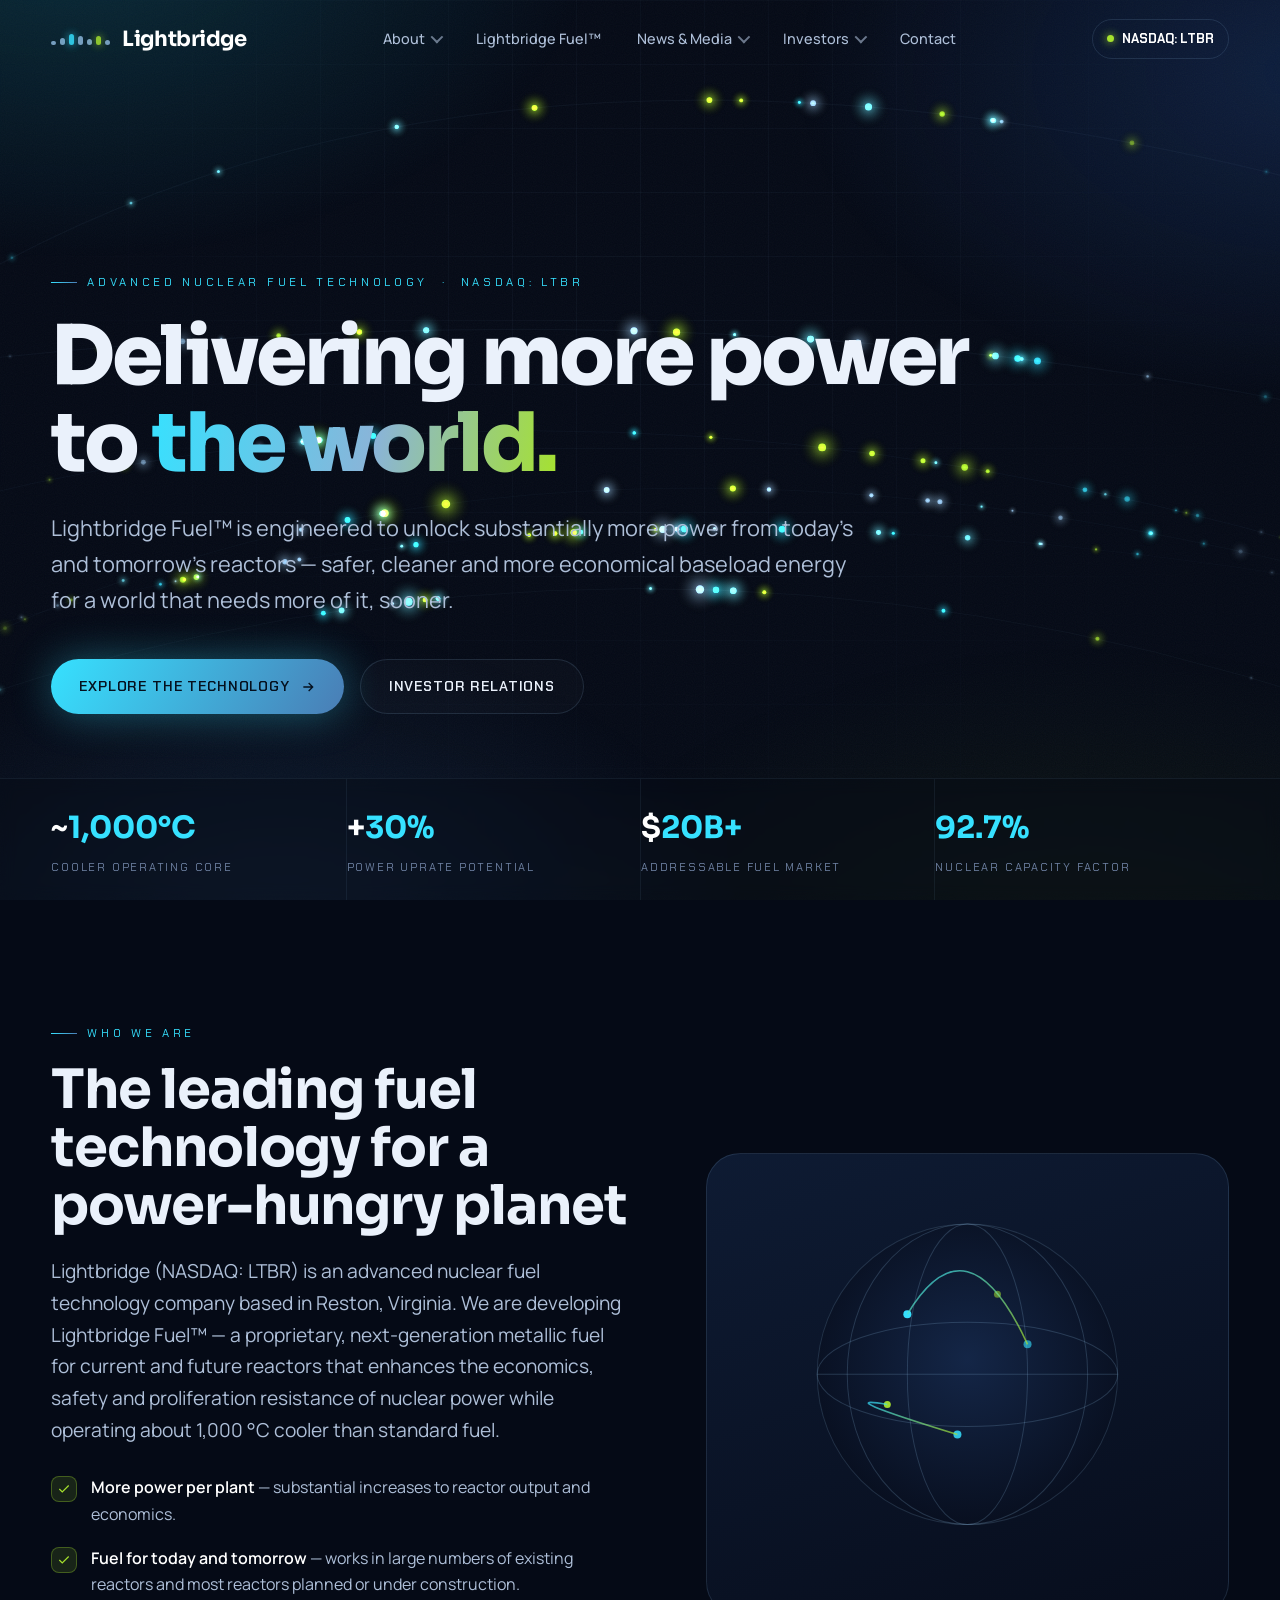
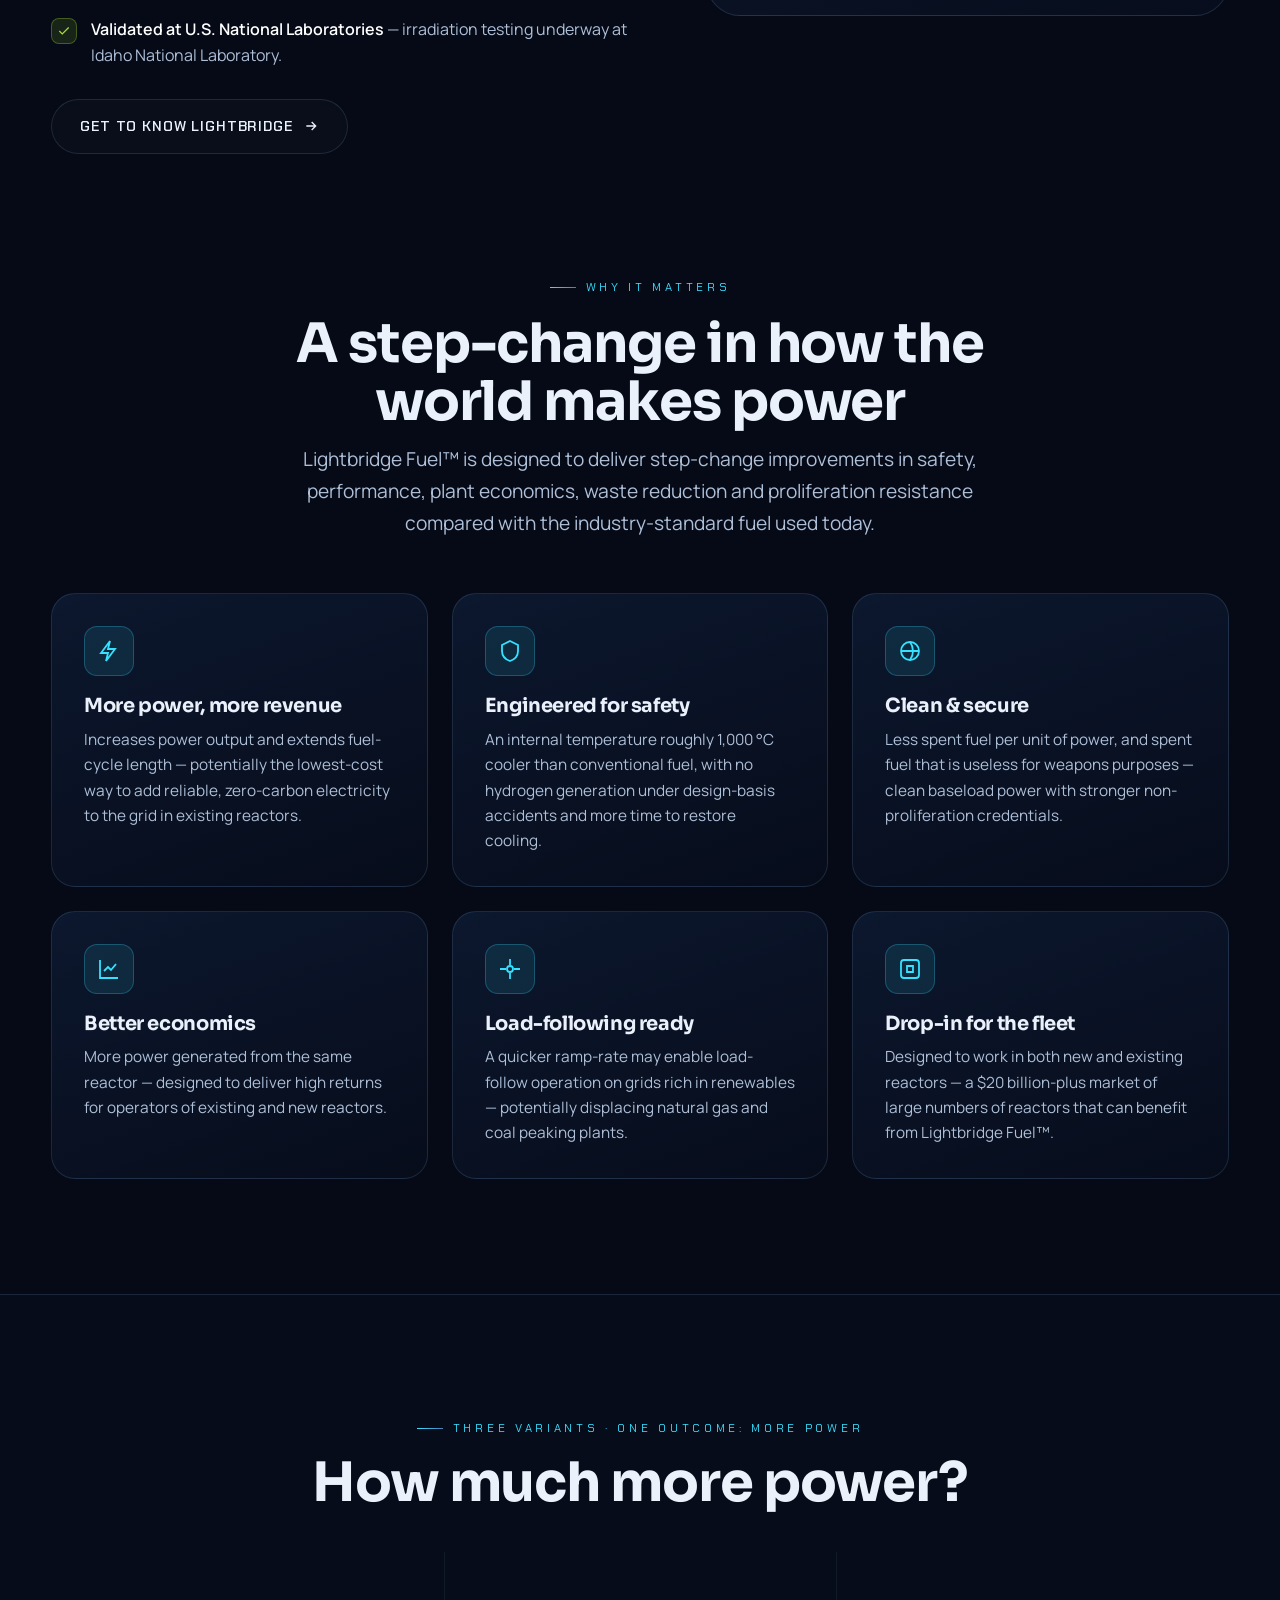
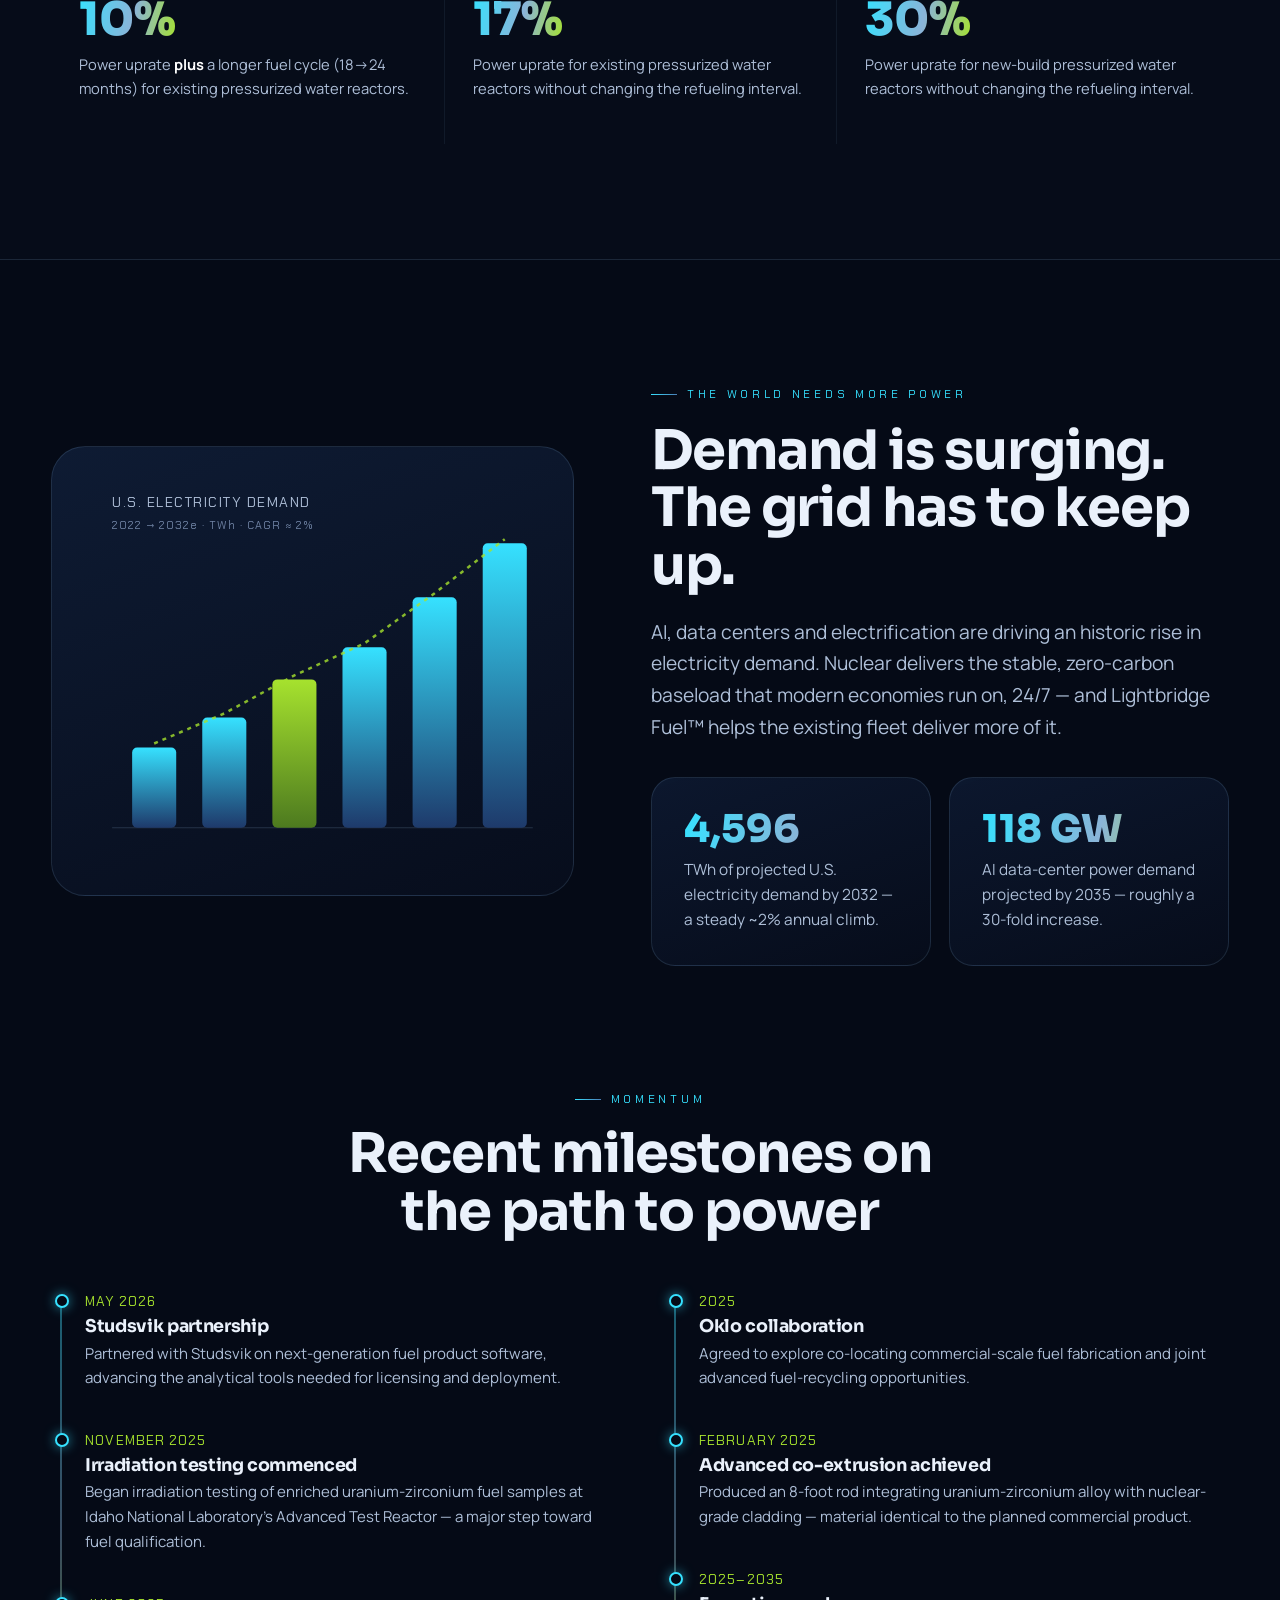
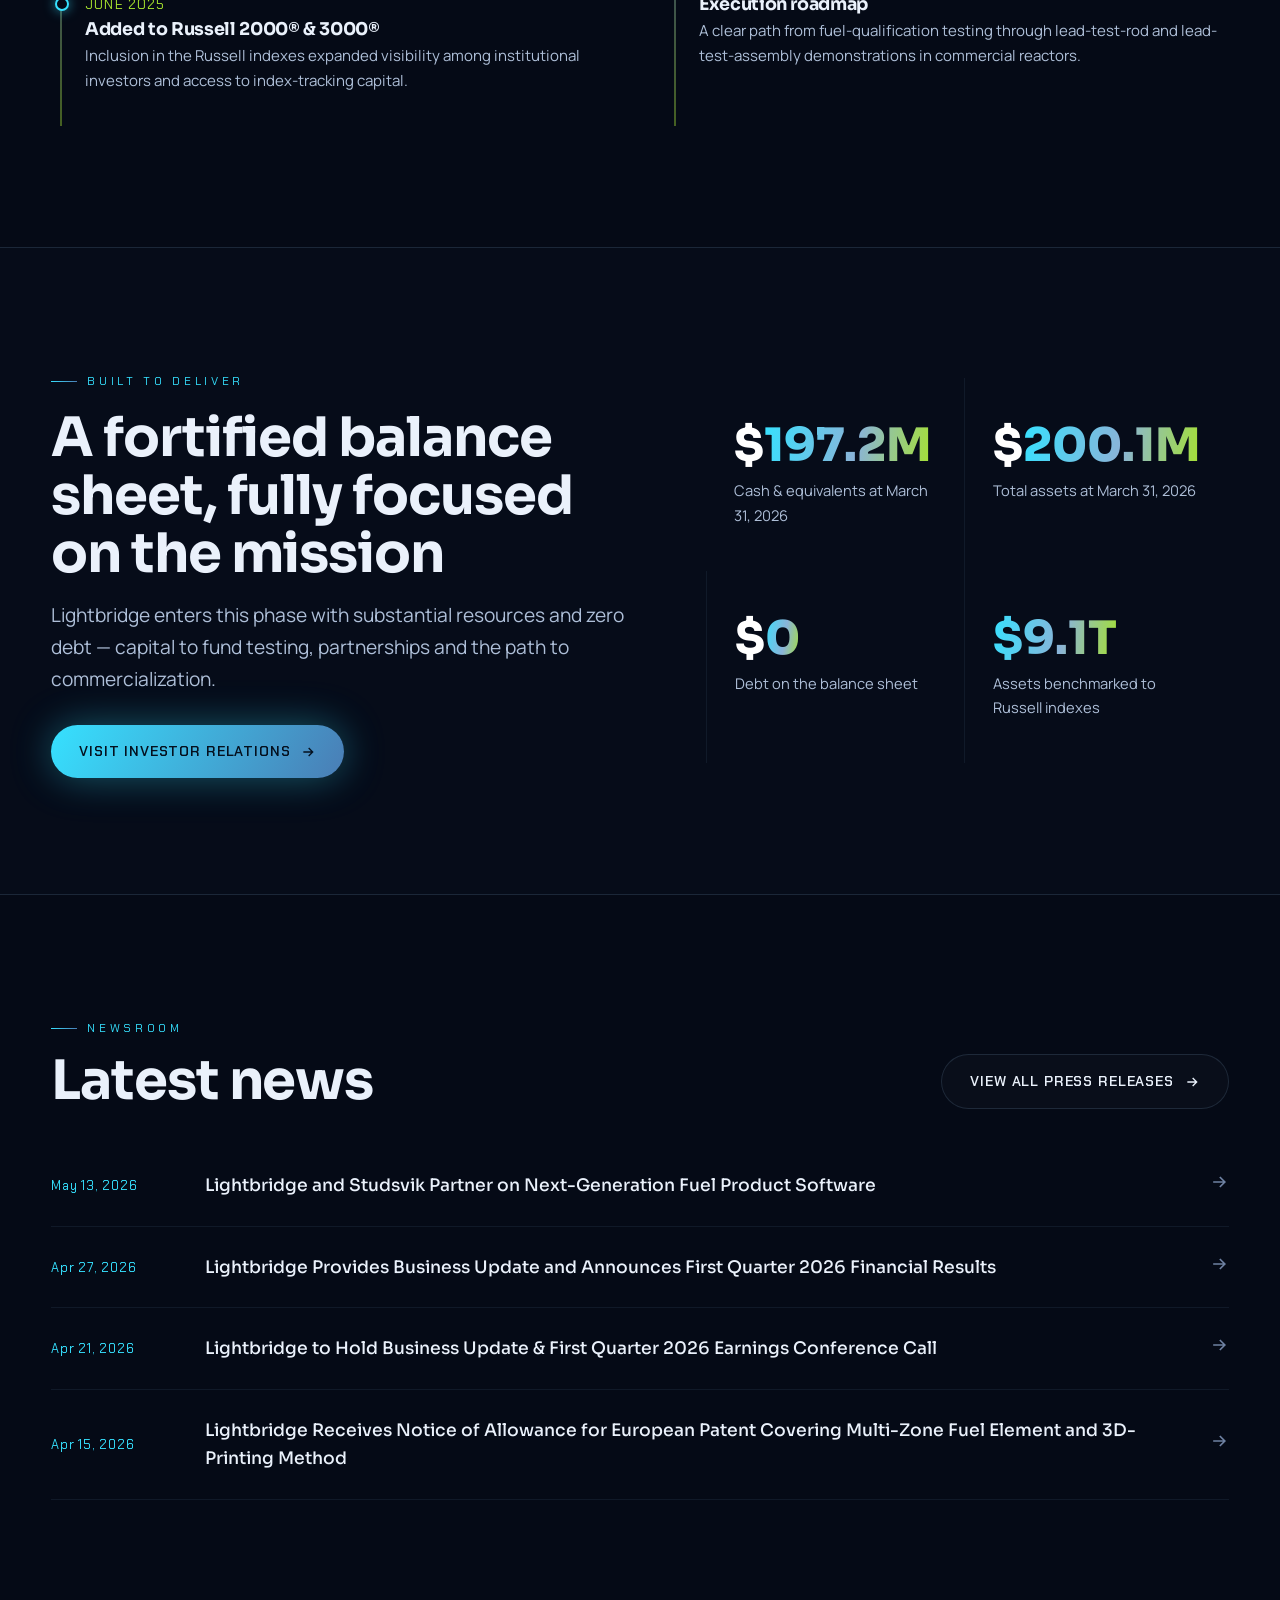
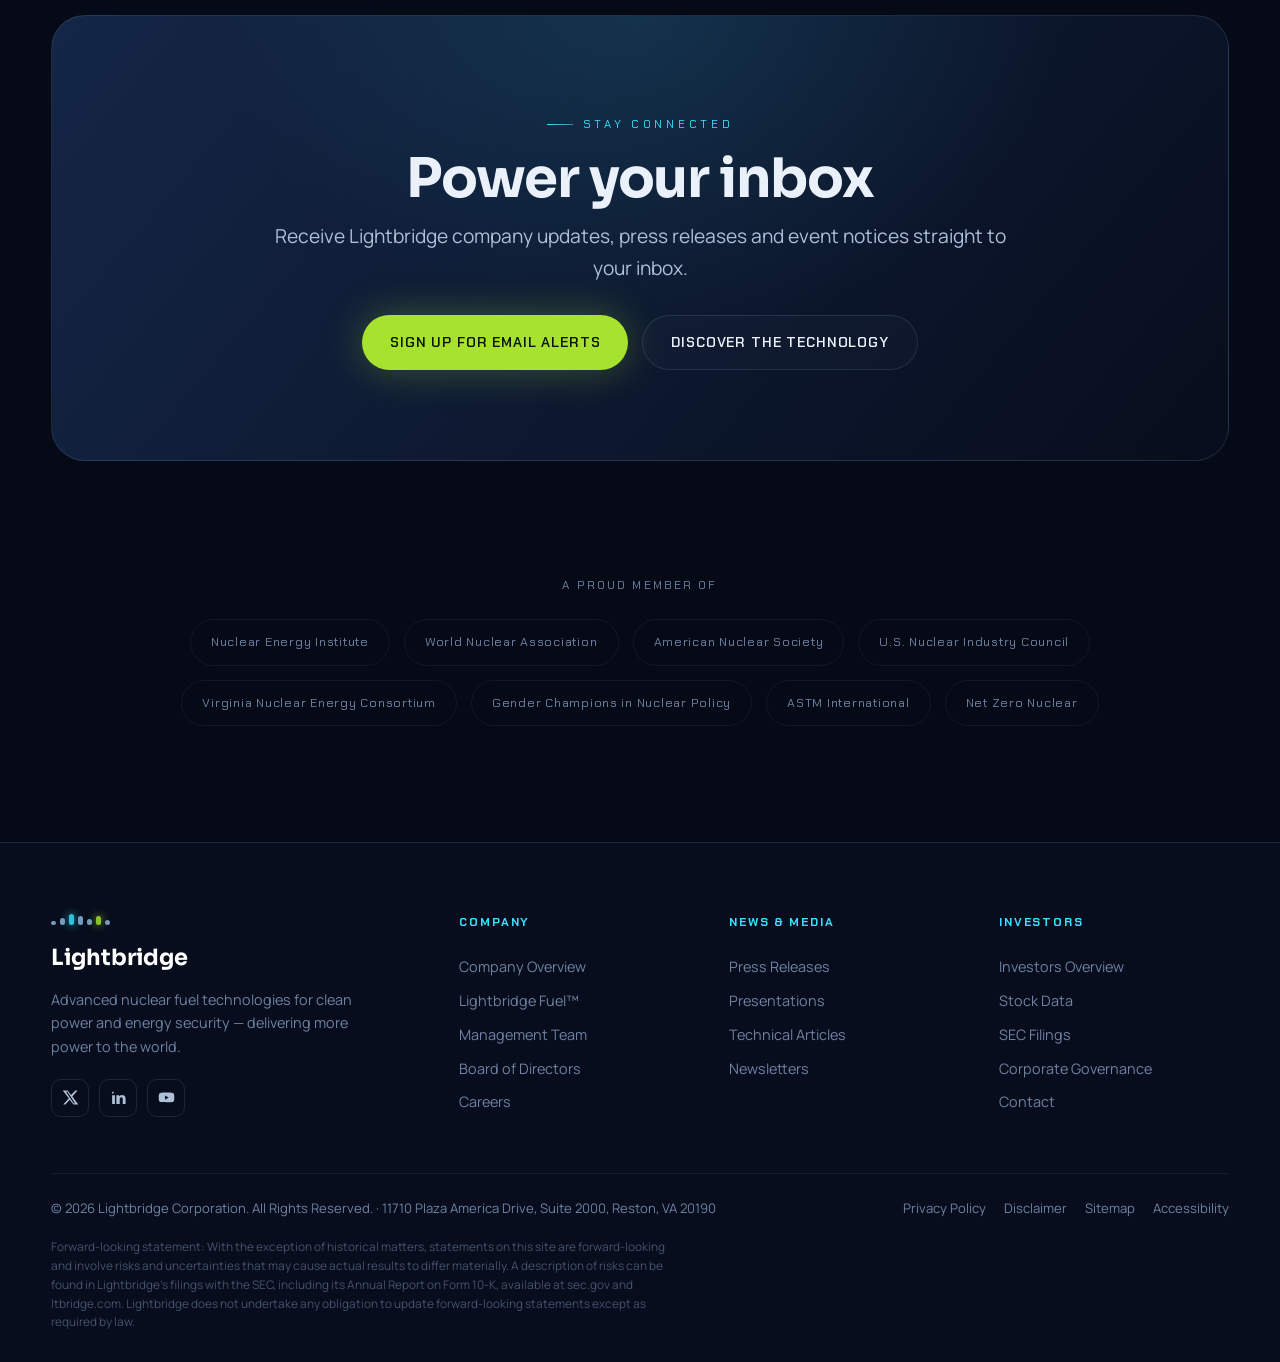
<file: index.html>
<!DOCTYPE html>
<html lang="en">
<head>
<meta charset="UTF-8">
<meta name="viewport" content="width=device-width, initial-scale=1.0">
<title>Lightbridge Corporation (NASDAQ: LTBR) — Delivering More Power to the World</title>
<meta name="description" content="Lightbridge is pioneering advanced nuclear fuel technology that delivers more power, safely and economically — bringing reliable, zero-carbon energy to a power-hungry world.">
<link rel="stylesheet" href="assets/css/style.css">
</head>
<body>
<div class="bg-atmos"></div><div class="grain"></div>

<!-- ===== HEADER ===== -->
<header class="site-header">
  <div class="shell nav">
    <a class="brand" href="index.html" aria-label="Lightbridge home">
      <span class="mark"><span class="dots"><span></span><span></span><span></span><span></span><span></span><span></span><span></span></span></span>
      <span class="word">Lightbridge</span>
    </a>
    <nav><ul class="menu">
      <li class="has"><span>About <i class="caret"></i></span>
        <div class="dropdown">
          <a href="about.html">Company Overview</a>
          <a href="leadership.html">Management Team</a>
          <a href="leadership.html#board">Board of Directors</a>
          <a href="leadership.html#advisors">Senior Advisors</a>
          <a href="contact.html#careers">Careers</a>
        </div>
      </li>
      <li><a href="lightbridge-fuel.html">Lightbridge&nbsp;Fuel™</a></li>
      <li class="has"><span>News &amp; Media <i class="caret"></i></span>
        <div class="dropdown">
          <a href="news-media.html">Press Releases</a>
          <a href="news-media.html#presentations">Presentations</a>
          <a href="news-media.html#technical">Technical Articles</a>
          <a href="news-media.html#newsletters">Newsletters</a>
          <a href="https://www.youtube.com/@lightbridgecorporation" target="_blank" rel="noopener">Videos</a>
        </div>
      </li>
      <li class="has"><span>Investors <i class="caret"></i></span>
        <div class="dropdown">
          <a href="investors.html">Investors Overview</a>
          <a href="investors.html#news-events">News &amp; Events</a>
          <a href="investors.html#company-info">Company Information</a>
          <a href="investors.html#financials">Financial Information</a>
          <a href="investors.html#stock">Stock Data</a>
          <a href="investors.html#sec">SEC Filings</a>
          <a href="investors.html#faq">FAQ</a>
          <a href="investors.html#governance">Corporate Governance</a>
        </div>
      </li>
      <li><a href="contact.html">Contact</a></li>
    </ul></nav>
    <div class="nav-cta">
      <a class="ticker-pill" href="investors.html#stock"><span class="dot"></span> <b>NASDAQ: LTBR</b></a>
      <button class="burger" aria-label="Menu"><span></span><span></span><span></span></button>
    </div>
  </div>
</header>

<!-- ===== MOBILE DRAWER ===== -->
<div class="drawer">
  <div class="sub">Company</div>
  <a href="about.html">About</a>
  <a href="lightbridge-fuel.html">Lightbridge Fuel™</a>
  <a href="leadership.html">Leadership</a>
  <div class="sub">News &amp; Investors</div>
  <a href="news-media.html">News &amp; Media</a>
  <a href="investors.html">Investors</a>
  <a href="contact.html">Contact</a>
</div>

<!-- ===== HERO ===== -->
<section class="hero">
  <canvas id="energy-canvas"></canvas>
  <div class="shell">
    <div class="hero-content">
      <span class="eyebrow reveal">Advanced Nuclear Fuel Technology &nbsp;·&nbsp; NASDAQ: LTBR</span>
      <h1 class="h-xl reveal" data-d="1">Delivering more power<br>to <span class="grad-text">the world.</span></h1>
      <p class="lead reveal" data-d="2">Lightbridge Fuel™ is engineered to unlock substantially more power from today's and tomorrow's reactors — safer, cleaner and more economical baseload energy for a world that needs more of it, sooner.</p>
      <div class="hero-cta reveal" data-d="3">
        <a class="btn btn-primary" href="lightbridge-fuel.html">Explore the technology
          <svg viewBox="0 0 24 24" fill="none" stroke="currentColor" stroke-width="2"><path d="M5 12h14M13 6l6 6-6 6"/></svg></a>
        <a class="btn btn-ghost" href="investors.html">Investor relations</a>
      </div>
    </div>
  </div>
  <div class="hero-strip">
    <div class="shell">
      <div class="cell reveal"><div class="num">~<span data-count="1000" data-suf="°C">0</span></div><div class="lbl">Cooler operating core</div></div>
      <div class="cell reveal" data-d="1"><div class="num">+<span data-count="30" data-suf="%">0</span></div><div class="lbl">Power uprate potential</div></div>
      <div class="cell reveal" data-d="2"><div class="num">$<span data-count="20" data-suf="B+">0</span></div><div class="lbl">Addressable fuel market</div></div>
      <div class="cell reveal" data-d="3"><div class="num"><span data-count="92.7" data-suf="%">0</span></div><div class="lbl">Nuclear capacity factor</div></div>
    </div>
  </div>
</section>

<!-- ===== INTRO ===== -->
<section class="section">
  <div class="shell">
    <div class="feature">
      <div class="reveal">
        <span class="eyebrow">Who we are</span>
        <h2 class="h-lg" style="margin:18px 0 22px">The leading fuel technology for a power-hungry planet</h2>
        <p class="lead">Lightbridge (NASDAQ: LTBR) is an advanced nuclear fuel technology company based in Reston, Virginia. We are developing Lightbridge Fuel™ — a proprietary, next-generation metallic fuel for current and future reactors that enhances the economics, safety and proliferation resistance of nuclear power while operating about 1,000&nbsp;°C cooler than standard fuel.</p>
        <ul class="bullets">
          <li><span class="b-ico"><svg viewBox="0 0 24 24" fill="none" stroke="currentColor" stroke-width="2"><path d="M20 6L9 17l-5-5"/></svg></span><span><b>More power per plant</b> — substantial increases to reactor output and economics.</span></li>
          <li><span class="b-ico"><svg viewBox="0 0 24 24" fill="none" stroke="currentColor" stroke-width="2"><path d="M20 6L9 17l-5-5"/></svg></span><span><b>Fuel for today and tomorrow</b> — works in large numbers of existing reactors and most reactors planned or under construction.</span></li>
          <li><span class="b-ico"><svg viewBox="0 0 24 24" fill="none" stroke="currentColor" stroke-width="2"><path d="M20 6L9 17l-5-5"/></svg></span><span><b>Validated at U.S. National Laboratories</b> — irradiation testing underway at Idaho National Laboratory.</span></li>
        </ul>
        <a class="btn btn-ghost" href="about.html" style="margin-top:30px">Get to know Lightbridge
          <svg viewBox="0 0 24 24" fill="none" stroke="currentColor" stroke-width="2"><path d="M5 12h14M13 6l6 6-6 6"/></svg></a>
      </div>
      <div class="visual reveal" data-d="2" aria-hidden="true">
        <svg viewBox="0 0 520 460" style="width:100%;height:100%;display:block">
          <defs>
            <radialGradient id="globe" cx="50%" cy="45%" r="60%">
              <stop offset="0" stop-color="#142647"/><stop offset="1" stop-color="#070D1C"/>
            </radialGradient>
            <linearGradient id="ring" x1="0" y1="0" x2="1" y2="1">
              <stop offset="0" stop-color="#36E1FF"/><stop offset="1" stop-color="#A6E22E"/>
            </linearGradient>
          </defs>
          <circle cx="260" cy="220" r="150" fill="url(#globe)" stroke="rgba(138,180,216,.18)"/>
          <g stroke="rgba(138,180,216,.22)" fill="none" stroke-width="1">
            <ellipse cx="260" cy="220" rx="150" ry="52"/>
            <ellipse cx="260" cy="220" rx="120" ry="150"/>
            <ellipse cx="260" cy="220" rx="60" ry="150"/>
            <line x1="110" y1="220" x2="410" y2="220"/>
          </g>
          <g fill="#36E1FF">
            <circle cx="200" cy="160" r="4"><animate attributeName="opacity" values="1;.3;1" dur="2.5s" repeatCount="indefinite"/></circle>
            <circle cx="320" cy="190" r="4"><animate attributeName="opacity" values=".4;1;.4" dur="3s" repeatCount="indefinite"/></circle>
            <circle cx="250" cy="280" r="4"><animate attributeName="opacity" values="1;.4;1" dur="2.2s" repeatCount="indefinite"/></circle>
          </g>
          <g fill="#A6E22E">
            <circle cx="290" cy="140" r="3.5"><animate attributeName="opacity" values=".4;1;.4" dur="2.8s" repeatCount="indefinite"/></circle>
            <circle cx="180" cy="250" r="3.5"><animate attributeName="opacity" values="1;.3;1" dur="2.4s" repeatCount="indefinite"/></circle>
          </g>
          <path d="M200 160 Q260 60 320 190" stroke="url(#ring)" stroke-width="1.6" fill="none" opacity=".7"/>
          <path d="M250 280 Q120 240 180 250" stroke="url(#ring)" stroke-width="1.6" fill="none" opacity=".7"/>
        </svg>
      </div>
    </div>
  </div>
</section>

<!-- ===== WHY / VALUE PROPS ===== -->
<section class="section" style="padding-top:0">
  <div class="shell">
    <div class="center reveal" style="max-width:760px;margin-inline:auto">
      <span class="eyebrow">Why it matters</span>
      <h2 class="h-lg" style="margin:18px 0 14px">A step-change in how the world makes power</h2>
      <p class="lead">Lightbridge Fuel™ is designed to deliver step-change improvements in safety, performance, plant economics, waste reduction and proliferation resistance compared with the industry-standard fuel used today.</p>
    </div>
    <div class="grid g-3" style="margin-top:54px">
      <div class="card reveal">
        <div class="ico"><svg viewBox="0 0 24 24" fill="none" stroke="currentColor" stroke-width="1.8"><path d="M13 2L4 14h7l-2 8 9-12h-7l2-8z"/></svg></div>
        <h3>More power, more revenue</h3>
        <p>Increases power output and extends fuel-cycle length — potentially the lowest-cost way to add reliable, zero-carbon electricity to the grid in existing reactors.</p>
      </div>
      <div class="card reveal" data-d="1">
        <div class="ico"><svg viewBox="0 0 24 24" fill="none" stroke="currentColor" stroke-width="1.8"><path d="M12 2l8 4v6c0 5-3.4 8.4-8 10-4.6-1.6-8-5-8-10V6z"/></svg></div>
        <h3>Engineered for safety</h3>
        <p>An internal temperature roughly 1,000&nbsp;°C cooler than conventional fuel, with no hydrogen generation under design-basis accidents and more time to restore cooling.</p>
      </div>
      <div class="card reveal" data-d="2">
        <div class="ico"><svg viewBox="0 0 24 24" fill="none" stroke="currentColor" stroke-width="1.8"><path d="M3 12a9 9 0 1018 0 9 9 0 00-18 0z"/><path d="M3 12h18M12 3a15 15 0 010 18"/></svg></div>
        <h3>Clean &amp; secure</h3>
        <p>Less spent fuel per unit of power, and spent fuel that is useless for weapons purposes — clean baseload power with stronger non-proliferation credentials.</p>
      </div>
      <div class="card reveal">
        <div class="ico"><svg viewBox="0 0 24 24" fill="none" stroke="currentColor" stroke-width="1.8"><path d="M3 3v18h18"/><path d="M7 14l4-4 3 3 5-6"/></svg></div>
        <h3>Better economics</h3>
        <p>More power generated from the same reactor — designed to deliver high returns for operators of existing and new reactors.</p>
      </div>
      <div class="card reveal" data-d="1">
        <div class="ico"><svg viewBox="0 0 24 24" fill="none" stroke="currentColor" stroke-width="1.8"><path d="M12 2v6m0 8v6M2 12h6m8 0h6"/><circle cx="12" cy="12" r="3"/></svg></div>
        <h3>Load-following ready</h3>
        <p>A quicker ramp-rate may enable load-follow operation on grids rich in renewables — potentially displacing natural gas and coal peaking plants.</p>
      </div>
      <div class="card reveal" data-d="2">
        <div class="ico"><svg viewBox="0 0 24 24" fill="none" stroke="currentColor" stroke-width="1.8"><rect x="3" y="3" width="18" height="18" rx="3"/><path d="M9 9h6v6H9z"/></svg></div>
        <h3>Drop-in for the fleet</h3>
        <p>Designed to work in both new and existing reactors — a $20&nbsp;billion-plus market of large numbers of reactors that can benefit from Lightbridge Fuel™.</p>
      </div>
    </div>
  </div>
</section>

<!-- ===== POWER UPRATE VARIANTS ===== -->
<section class="section statband">
  <div class="shell">
    <div class="center reveal" style="margin-bottom:40px">
      <span class="eyebrow">Three variants · one outcome: more power</span>
      <h2 class="h-lg" style="margin-top:16px">How much more power?</h2>
    </div>
    <div class="grid g-3">
      <div class="cell reveal"><div class="num"><span data-count="10" data-suf="%">0</span></div><div class="lbl">Power uprate <b style="color:#fff">plus</b> a longer fuel cycle (18→24 months) for existing pressurized water reactors.</div></div>
      <div class="cell reveal" data-d="1"><div class="num"><span data-count="17" data-suf="%">0</span></div><div class="lbl">Power uprate for existing pressurized water reactors without changing the refueling interval.</div></div>
      <div class="cell reveal" data-d="2"><div class="num"><span data-count="30" data-suf="%">0</span></div><div class="lbl">Power uprate for new-build pressurized water reactors without changing the refueling interval.</div></div>
    </div>
  </div>
</section>

<!-- ===== DEMAND ===== -->
<section class="section">
  <div class="shell">
    <div class="feature rev">
      <div class="reveal">
        <span class="eyebrow">The world needs more power</span>
        <h2 class="h-lg" style="margin:18px 0 22px">Demand is surging. The grid has to keep up.</h2>
        <p class="lead">AI, data centers and electrification are driving an historic rise in electricity demand. Nuclear delivers the stable, zero-carbon baseload that modern economies run on, 24/7 — and Lightbridge Fuel™ helps the existing fleet deliver more of it.</p>
        <div class="grid g-2" style="margin-top:34px;gap:18px">
          <div class="card reveal"><div class="kpi"><span data-count="4807">0</span></div><p style="margin-top:8px">TWh of projected U.S. electricity demand by 2032 — a steady ~2% annual climb.</p></div>
          <div class="card reveal" data-d="1"><div class="kpi"><span data-count="123" data-suf=" GW">0</span></div><p style="margin-top:8px">AI data-center power demand projected by 2035 — roughly a 30-fold increase.</p></div>
        </div>
      </div>
      <div class="visual reveal" data-d="1" aria-hidden="true">
        <svg viewBox="0 0 520 440" style="width:100%;height:100%">
          <defs><linearGradient id="bar" x1="0" y1="1" x2="0" y2="0">
            <stop offset="0" stop-color="#1E3A6B"/><stop offset="1" stop-color="#36E1FF"/></linearGradient>
            <linearGradient id="barG" x1="0" y1="1" x2="0" y2="0">
            <stop offset="0" stop-color="#4d7a1f"/><stop offset="1" stop-color="#A6E22E"/></linearGradient></defs>
          <line x1="60" y1="380" x2="480" y2="380" stroke="rgba(138,180,216,.2)"/>
          <g>
            <rect x="80"  y="300" width="44" height="80"  rx="5" fill="url(#bar)"/>
            <rect x="150" y="270" width="44" height="110" rx="5" fill="url(#bar)"/>
            <rect x="220" y="232" width="44" height="148" rx="5" fill="url(#barG)"/>
            <rect x="290" y="200" width="44" height="180" rx="5" fill="url(#bar)"/>
            <rect x="360" y="150" width="44" height="230" rx="5" fill="url(#bar)"/>
            <rect x="430" y="96"  width="44" height="284" rx="5" fill="url(#bar)"/>
          </g>
          <path d="M102 296 L172 266 L242 228 L312 196 L382 146 L452 92" fill="none" stroke="#A6E22E" stroke-width="2.5" stroke-dasharray="4 5" opacity=".8"/>
          <text x="60" y="60" fill="#AEBFD8" font-family="Chakra Petch" font-size="14" letter-spacing="1.5">U.S. ELECTRICITY DEMAND</text>
          <text x="60" y="82" fill="#6F82A3" font-family="Chakra Petch" font-size="11" letter-spacing="1">2022 → 2032e · TWh · CAGR ≈ 2%</text>
        </svg>
      </div>
    </div>
  </div>
</section>

<!-- ===== MILESTONES ===== -->
<section class="section" style="padding-top:0">
  <div class="shell">
    <div class="center reveal" style="margin-bottom:50px;max-width:680px;margin-inline:auto">
      <span class="eyebrow">Momentum</span>
      <h2 class="h-lg" style="margin-top:16px">Recent milestones on the path to power</h2>
    </div>
    <div class="grid g-2" style="gap:50px">
      <div class="timeline reveal">
        <div class="tl-item"><div class="yr">MAY 2026</div><h4>Studsvik partnership</h4><p>Partnered with Studsvik on next-generation fuel product software, advancing the analytical tools needed for licensing and deployment.</p></div>
        <div class="tl-item"><div class="yr">NOVEMBER 2025</div><h4>Irradiation testing commenced</h4><p>Began irradiation testing of enriched uranium-zirconium fuel samples at Idaho National Laboratory's Advanced Test Reactor — a major step toward fuel qualification.</p></div>
        <div class="tl-item"><div class="yr">JUNE 2025</div><h4>Added to Russell 2000® &amp; 3000®</h4><p>Inclusion in the Russell indexes expanded visibility among institutional investors and access to index-tracking capital.</p></div>
      </div>
      <div class="timeline reveal" data-d="1">
        <div class="tl-item"><div class="yr">2025</div><h4>Oklo collaboration</h4><p>Agreed to explore co-locating commercial-scale fuel fabrication and joint advanced fuel-recycling opportunities.</p></div>
        <div class="tl-item"><div class="yr">FEBRUARY 2025</div><h4>Advanced co-extrusion achieved</h4><p>Produced an 8-foot rod integrating uranium-zirconium alloy with nuclear-grade cladding — material identical to the planned commercial product.</p></div>
        <div class="tl-item"><div class="yr">2025–2035</div><h4>Execution roadmap</h4><p>A clear path from fuel-qualification testing through lead-test-rod and lead-test-assembly demonstrations in commercial reactors.</p></div>
      </div>
    </div>
  </div>
</section>

<!-- ===== FINANCIAL STRENGTH ===== -->
<section class="section statband">
  <div class="shell">
    <div class="feature" style="align-items:center">
      <div class="reveal">
        <span class="eyebrow">Built to deliver</span>
        <h2 class="h-lg" style="margin:18px 0 18px">A fortified balance sheet, fully focused on the mission</h2>
        <p class="lead">Lightbridge enters this phase with substantial resources and zero debt — capital to fund testing, partnerships and the path to commercialization.</p>
        <a class="btn btn-primary" href="investors.html" style="margin-top:30px">Visit investor relations
          <svg viewBox="0 0 24 24" fill="none" stroke="currentColor" stroke-width="2"><path d="M5 12h14M13 6l6 6-6 6"/></svg></a>
      </div>
      <div class="grid g-2 reveal" data-d="1" style="gap:0">
        <div class="cell"><div class="num">$<span data-count="215.7" data-suf="M">0</span></div><div class="lbl">Cash &amp; equivalents at March 31, 2026</div></div>
        <div class="cell"><div class="num">$<span data-count="218.9" data-suf="M">0</span></div><div class="lbl">Total assets at March 31, 2026</div></div>
        <div class="cell"><div class="num">$<span data-count="0">0</span></div><div class="lbl">Debt on the balance sheet</div></div>
        <div class="cell"><div class="num"><span data-count="10.6" data-pre="$" data-suf="T">0</span></div><div class="lbl">Assets benchmarked to Russell indexes</div></div>
      </div>
    </div>
  </div>
</section>

<!-- ===== LATEST NEWS ===== -->
<section class="section">
  <div class="shell">
    <div style="display:flex;justify-content:space-between;align-items:flex-end;flex-wrap:wrap;gap:20px" class="reveal">
      <div><span class="eyebrow">Newsroom</span><h2 class="h-lg" style="margin-top:14px">Latest news</h2></div>
      <a class="btn btn-ghost" href="news-media.html">View all press releases
        <svg viewBox="0 0 24 24" fill="none" stroke="currentColor" stroke-width="2"><path d="M5 12h14M13 6l6 6-6 6"/></svg></a>
    </div>
    <div style="margin-top:36px" class="reveal">
      <a class="news-row" href="news-media.html"><span class="date">May 13, 2026</span><span class="title">Lightbridge and Studsvik Partner on Next-Generation Fuel Product Software</span><span class="arrow"><svg width="20" height="20" viewBox="0 0 24 24" fill="none" stroke="currentColor" stroke-width="2"><path d="M5 12h14M13 6l6 6-6 6"/></svg></span></a>
      <a class="news-row" href="news-media.html"><span class="date">Apr 27, 2026</span><span class="title">Lightbridge Provides Business Update and Announces First Quarter 2026 Financial Results</span><span class="arrow"><svg width="20" height="20" viewBox="0 0 24 24" fill="none" stroke="currentColor" stroke-width="2"><path d="M5 12h14M13 6l6 6-6 6"/></svg></span></a>
      <a class="news-row" href="news-media.html"><span class="date">Apr 21, 2026</span><span class="title">Lightbridge to Hold Business Update &amp; First Quarter 2026 Earnings Conference Call</span><span class="arrow"><svg width="20" height="20" viewBox="0 0 24 24" fill="none" stroke="currentColor" stroke-width="2"><path d="M5 12h14M13 6l6 6-6 6"/></svg></span></a>
      <a class="news-row" href="news-media.html"><span class="date">Apr 15, 2026</span><span class="title">Lightbridge Receives Notice of Allowance for European Patent Covering Multi-Zone Fuel Element and 3D-Printing Method</span><span class="arrow"><svg width="20" height="20" viewBox="0 0 24 24" fill="none" stroke="currentColor" stroke-width="2"><path d="M5 12h14M13 6l6 6-6 6"/></svg></span></a>
    </div>
  </div>
</section>

<!-- ===== CTA ===== -->
<section class="section" style="padding-top:0">
  <div class="shell">
    <div class="cta-band reveal">
      <span class="eyebrow" style="justify-content:center">Stay connected</span>
      <h2 class="h-lg" style="margin:16px 0 14px">Power your inbox</h2>
      <p class="lead center" style="margin-inline:auto">Receive Lightbridge company updates, press releases and event notices straight to your inbox.</p>
      <div style="display:flex;gap:14px;justify-content:center;flex-wrap:wrap;margin-top:30px">
        <a class="btn btn-energy" href="investors.html#alerts">Sign up for email alerts</a>
        <a class="btn btn-ghost" href="lightbridge-fuel.html">Discover the technology</a>
      </div>
    </div>
  </div>
</section>

<!-- ===== MEMBERS ===== -->
<section class="section" style="padding-top:0">
  <div class="shell center reveal">
    <p class="muted" style="font-family:var(--font-tech);letter-spacing:.18em;font-size:.74rem;text-transform:uppercase;margin-bottom:24px">A proud member of</p>
    <div class="members">
      <span class="m">Nuclear Energy Institute</span>
      <span class="m">World Nuclear Association</span>
      <span class="m">American Nuclear Society</span>
      <span class="m">U.S. Nuclear Industry Council</span>
      <span class="m">Virginia Nuclear Energy Consortium</span>
      <span class="m">Gender Champions in Nuclear Policy</span>
      <span class="m">ASTM International</span>
      <span class="m">Net Zero Nuclear</span>
    </div>
  </div>
</section>

<!-- ===== FOOTER ===== -->
<footer class="site-footer">
  <div class="shell">
    <div class="foot-grid">
      <div class="foot-brand">
        <span class="brand"><span class="mark"><span class="dots"><span></span><span></span><span></span><span></span><span></span><span></span><span></span></span></span></span>
        <div class="word">Lightbridge</div>
        <p>Advanced nuclear fuel technologies for clean power and energy security — delivering more power to the world.</p>
        <div class="foot-social">
          <a href="https://twitter.com/LightbridgeCorp" target="_blank" rel="noopener" aria-label="X"><svg viewBox="0 0 24 24" fill="currentColor"><path d="M18.9 2H22l-7.4 8.5L23 22h-6.8l-5.3-7-6.1 7H1.7l7.9-9L1 2h7l4.8 6.3L18.9 2zm-2.4 18h1.9L7.6 4H5.6l10.9 16z"/></svg></a>
          <a href="https://www.linkedin.com/company/ltbridge" target="_blank" rel="noopener" aria-label="LinkedIn"><svg viewBox="0 0 24 24" fill="currentColor"><path d="M4.98 3.5A2.5 2.5 0 002.5 6 2.5 2.5 0 005 6 2.5 2.5 0 004.98 3.5zM3 8.98h4V21H3zM9 8.98h3.8v1.64h.05c.53-1 1.83-2.05 3.76-2.05C20.6 8.57 22 10.78 22 14.2V21h-4v-6c0-1.43-.03-3.27-2-3.27-2 0-2.3 1.56-2.3 3.17V21H9z"/></svg></a>
          <a href="https://www.youtube.com/@lightbridgecorporation" target="_blank" rel="noopener" aria-label="YouTube"><svg viewBox="0 0 24 24" fill="currentColor"><path d="M23 12s0-3.2-.4-4.7c-.2-.9-.9-1.6-1.8-1.8C19.2 5 12 5 12 5s-7.2 0-8.8.5c-.9.2-1.6.9-1.8 1.8C1 8.8 1 12 1 12s0 3.2.4 4.7c.2.9.9 1.6 1.8 1.8C4.8 19 12 19 12 19s7.2 0 8.8-.5c.9-.2 1.6-.9 1.8-1.8.4-1.5.4-4.7.4-4.7zM10 15V9l5 3-5 3z"/></svg></a>
        </div>
      </div>
      <div><h5>Company</h5>
        <a href="about.html">Company Overview</a>
        <a href="lightbridge-fuel.html">Lightbridge Fuel™</a>
        <a href="leadership.html">Management Team</a>
        <a href="leadership.html#board">Board of Directors</a>
        <a href="contact.html#careers">Careers</a>
      </div>
      <div><h5>News &amp; Media</h5>
        <a href="news-media.html">Press Releases</a>
        <a href="news-media.html#presentations">Presentations</a>
        <a href="news-media.html#technical">Technical Articles</a>
        <a href="news-media.html#newsletters">Newsletters</a>
      </div>
      <div><h5>Investors</h5>
        <a href="investors.html">Investors Overview</a>
        <a href="investors.html#stock">Stock Data</a>
        <a href="investors.html#sec">SEC Filings</a>
        <a href="investors.html#governance">Corporate Governance</a>
        <a href="contact.html">Contact</a>
      </div>
    </div>
    <div class="foot-bottom">
      <span>© 2026 Lightbridge Corporation. All Rights Reserved. · 11710 Plaza America Drive, Suite 2000, Reston, VA 20190</span>
      <span style="display:flex;gap:18px;flex-wrap:wrap">
        <a href="#">Privacy Policy</a><a href="#">Disclaimer</a><a href="#">Sitemap</a><a href="#">Accessibility</a>
      </span>
    </div>
    <p class="disclaimer">Forward-looking statement: With the exception of historical matters, statements on this site are forward-looking and involve risks and uncertainties that may cause actual results to differ materially. A description of risks can be found in Lightbridge's filings with the SEC, including its Annual Report on Form 10-K, available at sec.gov and ltbridge.com. Lightbridge does not undertake any obligation to update forward-looking statements except as required by law.</p>
  </div>
</footer>

<script src="assets/js/main.js"></script>
</body>
</html>
</file>
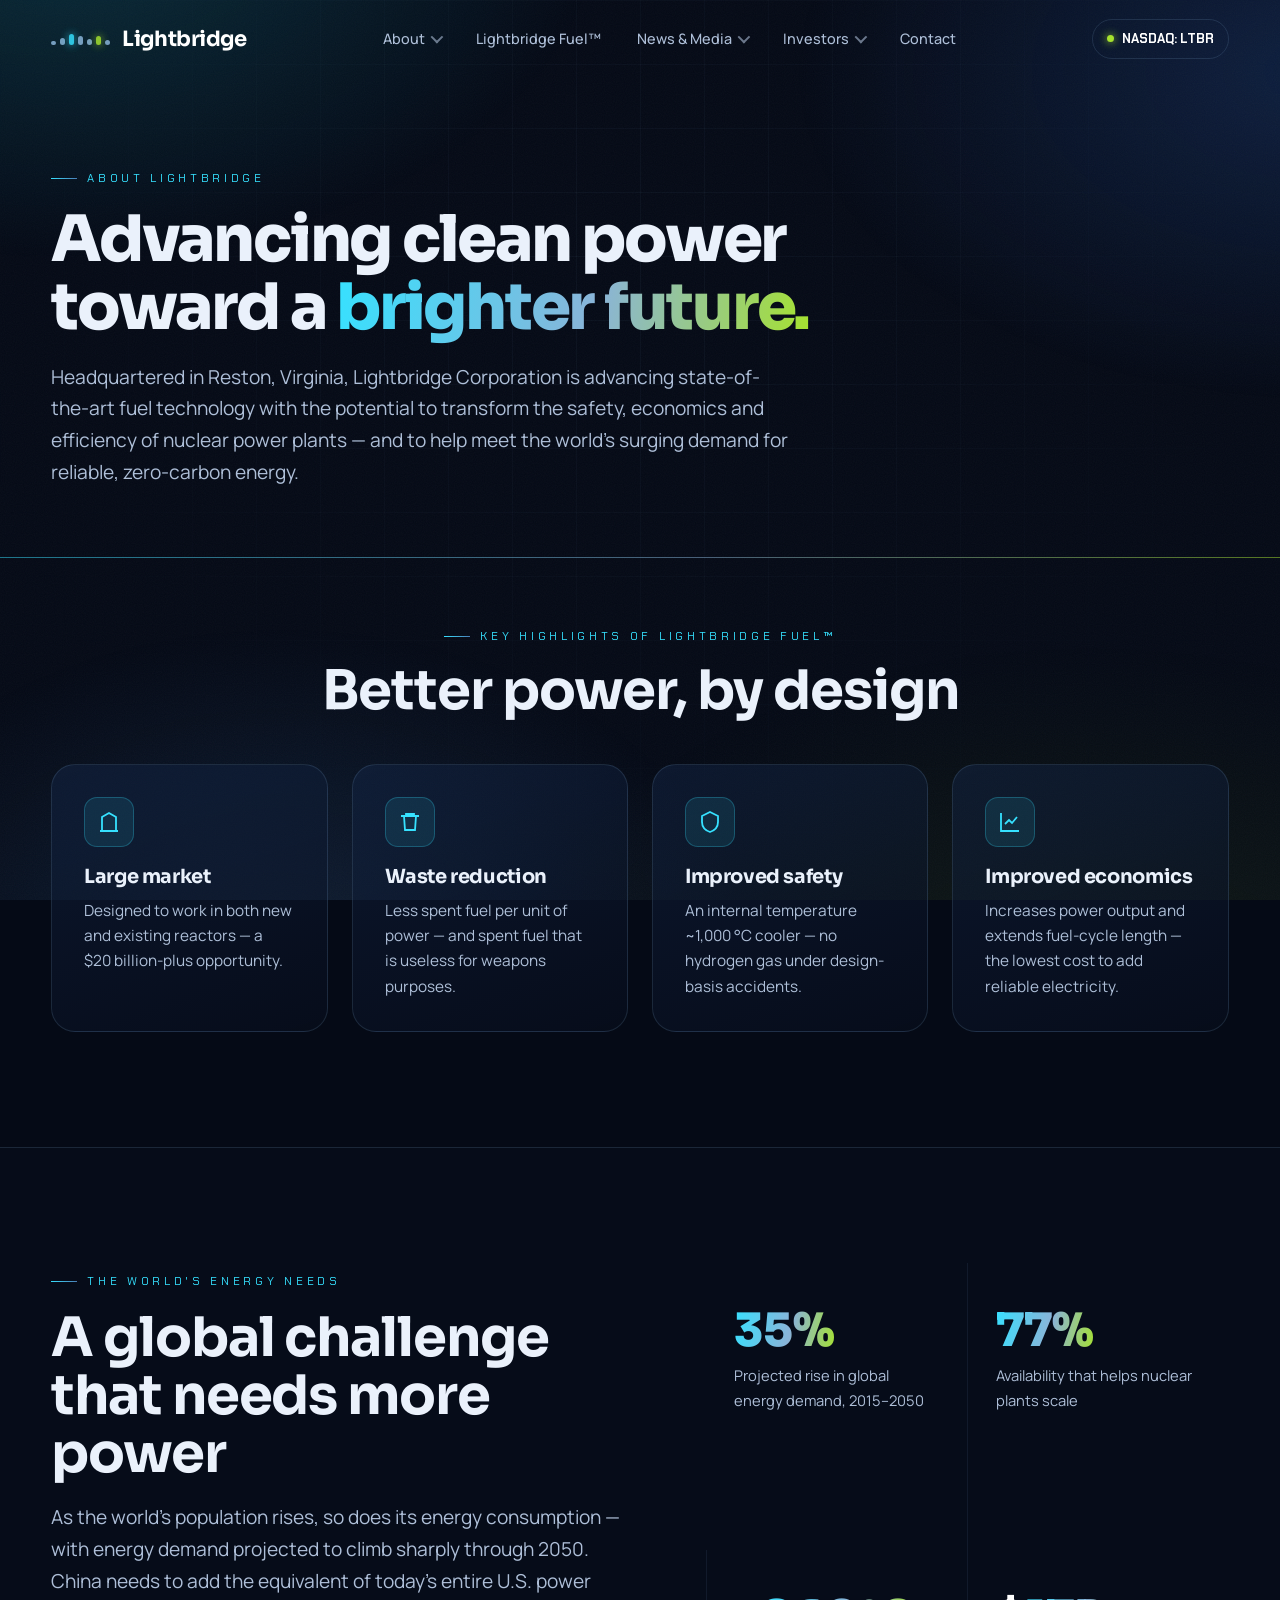
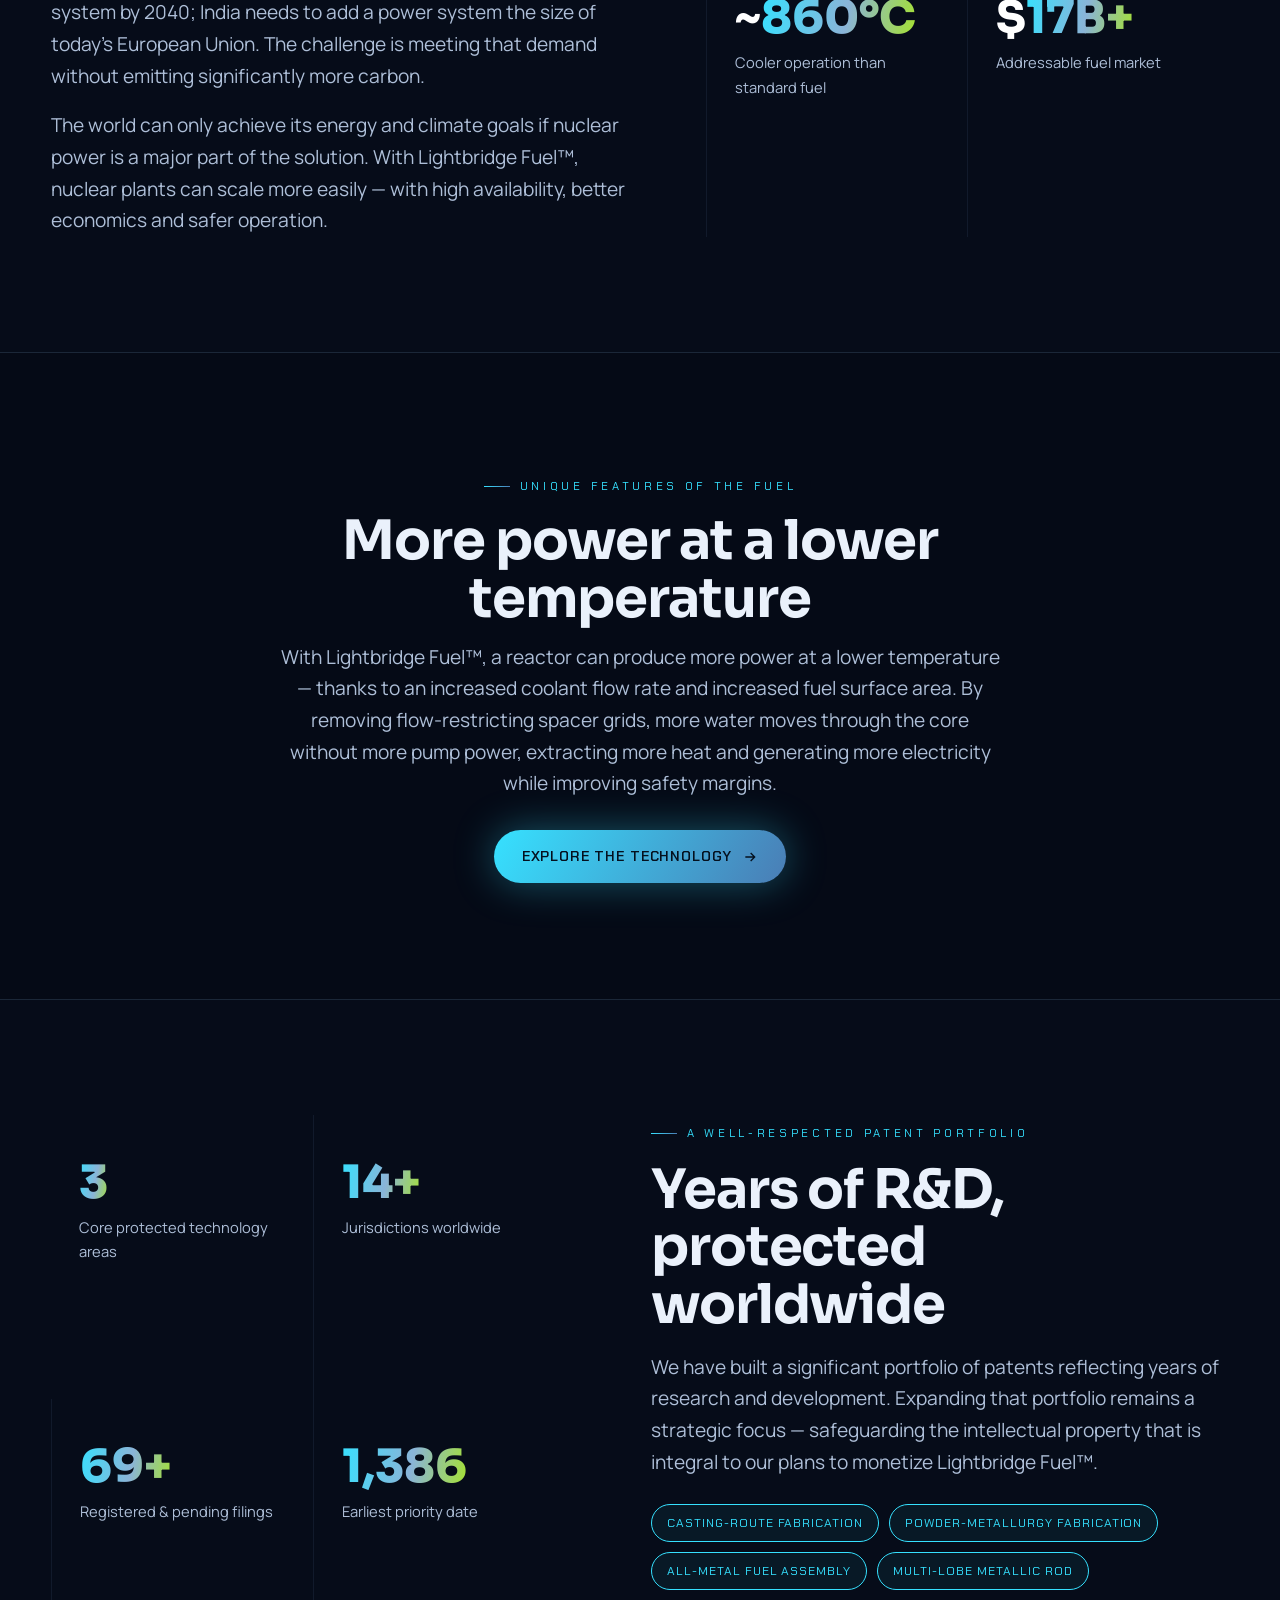
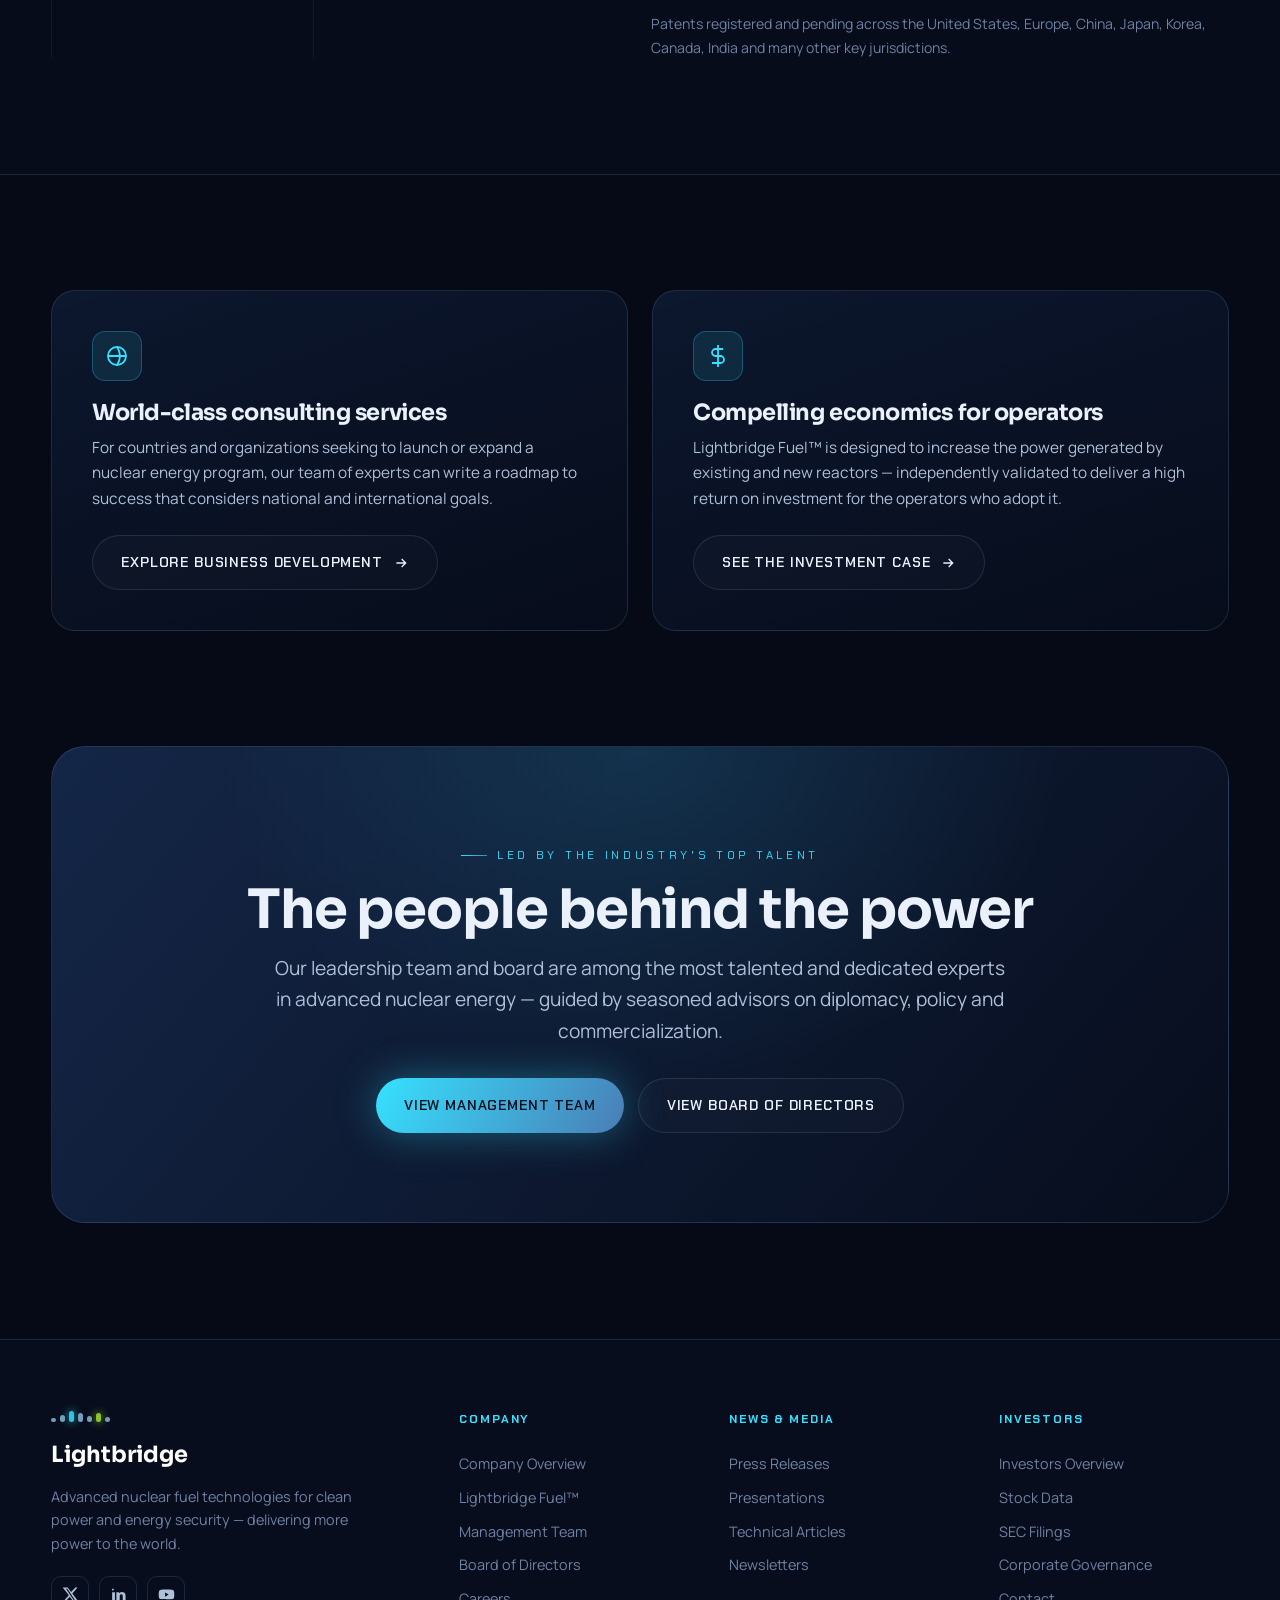
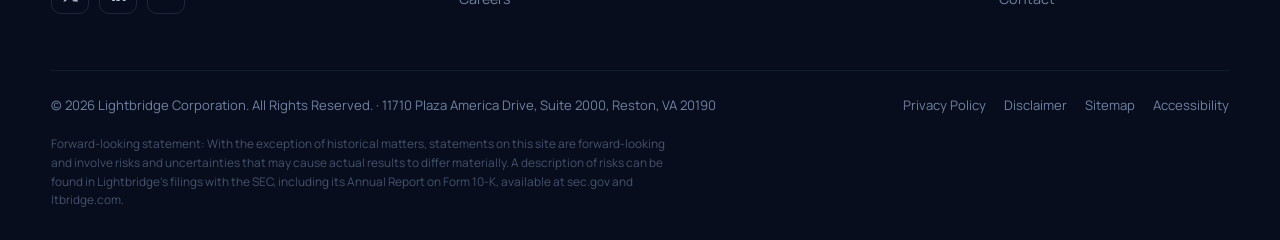
<file: about.html>
<!DOCTYPE html>
<html lang="en">
<head>
<meta charset="UTF-8">
<meta name="viewport" content="width=device-width, initial-scale=1.0">
<title>About — Company Overview | Lightbridge Corporation (LTBR)</title>
<meta name="description" content="Lightbridge Corporation is advancing state-of-the-art nuclear fuel technology to transform the safety, economics and efficiency of nuclear power — delivering more power to the world.">
<link rel="stylesheet" href="assets/css/style.css">
</head>
<body>
<div class="bg-atmos"></div><div class="grain"></div>

<header class="site-header">
  <div class="shell nav">
    <a class="brand" href="index.html"><span class="mark"><span class="dots"><span></span><span></span><span></span><span></span><span></span><span></span><span></span></span></span><span class="word">Lightbridge</span></a>
    <nav><ul class="menu">
      <li class="active has"><span>About <i class="caret"></i></span><div class="dropdown"><a href="about.html">Company Overview</a><a href="leadership.html">Management Team</a><a href="leadership.html#board">Board of Directors</a><a href="leadership.html#advisors">Senior Advisors</a><a href="contact.html#careers">Careers</a></div></li>
      <li><a href="lightbridge-fuel.html">Lightbridge&nbsp;Fuel™</a></li>
      <li class="has"><span>News &amp; Media <i class="caret"></i></span><div class="dropdown"><a href="news-media.html">Press Releases</a><a href="news-media.html#presentations">Presentations</a><a href="news-media.html#technical">Technical Articles</a><a href="news-media.html#newsletters">Newsletters</a><a href="https://www.youtube.com/@lightbridgecorporation" target="_blank" rel="noopener">Videos</a></div></li>
      <li class="has"><span>Investors <i class="caret"></i></span><div class="dropdown"><a href="investors.html">Investors Overview</a><a href="investors.html#news-events">News &amp; Events</a><a href="investors.html#company-info">Company Information</a><a href="investors.html#financials">Financial Information</a><a href="investors.html#stock">Stock Data</a><a href="investors.html#sec">SEC Filings</a><a href="investors.html#faq">FAQ</a><a href="investors.html#governance">Corporate Governance</a></div></li>
      <li><a href="contact.html">Contact</a></li>
    </ul></nav>
    <div class="nav-cta"><a class="ticker-pill" href="investors.html#stock"><span class="dot"></span> <b>NASDAQ: LTBR</b></a><button class="burger" aria-label="Menu"><span></span><span></span><span></span></button></div>
  </div>
</header>
<div class="drawer"><div class="sub">Company</div><a href="about.html">About</a><a href="lightbridge-fuel.html">Lightbridge Fuel™</a><a href="leadership.html">Leadership</a><div class="sub">News &amp; Investors</div><a href="news-media.html">News &amp; Media</a><a href="investors.html">Investors</a><a href="contact.html">Contact</a></div>

<section class="page-hero">
  <div class="shell">
    <span class="eyebrow reveal">About Lightbridge</span>
    <h1 class="reveal" data-d="1">Advancing clean power<br>toward a <span class="grad-text">brighter future.</span></h1>
    <p class="lead reveal" data-d="2">Headquartered in Reston, Virginia, Lightbridge Corporation is advancing state-of-the-art fuel technology with the potential to transform the safety, economics and efficiency of nuclear power plants — and to help meet the world's surging demand for reliable, zero-carbon energy.</p>
  </div>
  <div class="glowline"></div>
</section>

<!-- KEY HIGHLIGHTS -->
<section class="section" style="padding-top:60px">
  <div class="shell">
    <div class="center reveal" style="max-width:680px;margin-inline:auto;margin-bottom:44px">
      <span class="eyebrow">Key highlights of Lightbridge Fuel™</span>
      <h2 class="h-lg" style="margin-top:16px">Better power, by design</h2>
    </div>
    <div class="grid g-4">
      <div class="card reveal"><div class="ico"><svg viewBox="0 0 24 24" fill="none" stroke="currentColor" stroke-width="1.8"><path d="M3 21h18M5 21V7l7-4 7 4v14"/></svg></div><h3>Large market</h3><p>Designed to work in both new and existing reactors — a $20&nbsp;billion-plus opportunity.</p></div>
      <div class="card reveal" data-d="1"><div class="ico"><svg viewBox="0 0 24 24" fill="none" stroke="currentColor" stroke-width="1.8"><path d="M3 6h18M8 6V4h8v2M6 6l1 14h10l1-14"/></svg></div><h3>Waste reduction</h3><p>Less spent fuel per unit of power — and spent fuel that is useless for weapons purposes.</p></div>
      <div class="card reveal" data-d="2"><div class="ico"><svg viewBox="0 0 24 24" fill="none" stroke="currentColor" stroke-width="1.8"><path d="M12 2l8 4v6c0 5-3.4 8.4-8 10-4.6-1.6-8-5-8-10V6z"/></svg></div><h3>Improved safety</h3><p>An internal temperature ~1,000&nbsp;°C cooler — no hydrogen gas under design-basis accidents.</p></div>
      <div class="card reveal" data-d="3"><div class="ico"><svg viewBox="0 0 24 24" fill="none" stroke="currentColor" stroke-width="1.8"><path d="M3 3v18h18"/><path d="M7 14l4-4 3 3 5-6"/></svg></div><h3>Improved economics</h3><p>Increases power output and extends fuel-cycle length — the lowest cost to add reliable electricity.</p></div>
    </div>
  </div>
</section>

<!-- MARKET NEED -->
<section class="section statband">
  <div class="shell">
    <div class="feature">
      <div class="reveal">
        <span class="eyebrow">The world's energy needs</span>
        <h2 class="h-lg" style="margin:18px 0 20px">A global challenge that needs more power</h2>
        <p class="lead">As the world's population rises, so does its energy consumption — with energy demand projected to climb sharply through 2050. China needs to add the equivalent of today's entire U.S. power system by 2040; India needs to add a power system the size of today's European Union. The challenge is meeting that demand without emitting significantly more carbon.</p>
        <p class="lead" style="margin-top:18px">The world can only achieve its energy and climate goals if nuclear power is a major part of the solution. With Lightbridge Fuel™, nuclear plants can scale more easily — with high availability, better economics and safer operation.</p>
      </div>
      <div class="grid g-2 reveal" data-d="1" style="gap:0;align-self:stretch">
        <div class="cell"><div class="num"><span data-count="41" data-suf="%">0</span></div><div class="lbl">Projected rise in global energy demand, 2015–2050</div></div>
        <div class="cell"><div class="num"><span data-count="90" data-suf="%">0</span></div><div class="lbl">Availability that helps nuclear plants scale</div></div>
        <div class="cell"><div class="num">~<span data-count="1000" data-suf="°C">0</span></div><div class="lbl">Cooler operation than standard fuel</div></div>
        <div class="cell"><div class="num">$<span data-count="20" data-suf="B+">0</span></div><div class="lbl">Addressable fuel market</div></div>
      </div>
    </div>
  </div>
</section>

<!-- UNIQUE FEATURES -->
<section class="section">
  <div class="shell">
    <div class="center reveal" style="max-width:720px;margin-inline:auto">
      <span class="eyebrow">Unique features of the fuel</span>
      <h2 class="h-lg" style="margin:16px 0 14px">More power at a lower temperature</h2>
      <p class="lead center" style="margin-inline:auto">With Lightbridge Fuel™, a reactor can produce more power at a lower temperature — thanks to an increased coolant flow rate and increased fuel surface area. By removing flow-restricting spacer grids, more water moves through the core without more pump power, extracting more heat and generating more electricity while improving safety margins.</p>
      <div style="margin-top:30px"><a class="btn btn-primary" href="lightbridge-fuel.html">Explore the technology
        <svg viewBox="0 0 24 24" fill="none" stroke="currentColor" stroke-width="2"><path d="M5 12h14M13 6l6 6-6 6"/></svg></a></div>
    </div>
  </div>
</section>

<!-- PATENTS -->
<section class="section statband" id="patents">
  <div class="shell">
    <div class="feature rev">
      <div class="reveal">
        <span class="eyebrow">A well-respected patent portfolio</span>
        <h2 class="h-lg" style="margin:18px 0 18px">Years of R&amp;D, protected worldwide</h2>
        <p class="lead">We have built a significant portfolio of patents reflecting years of research and development. Expanding that portfolio remains a strategic focus — safeguarding the intellectual property that is integral to our plans to monetize Lightbridge Fuel™.</p>
        <div class="chips" style="margin-top:26px">
          <span class="chip on">Casting-route fabrication</span>
          <span class="chip on">Powder-metallurgy fabrication</span>
          <span class="chip on">All-metal fuel assembly</span>
          <span class="chip on">Multi-lobe metallic rod</span>
        </div>
        <p class="muted" style="margin-top:22px;font-size:.88rem">Patents registered and pending across the United States, Europe, China, Japan, Korea, Canada, India and many other key jurisdictions.</p>
      </div>
      <div class="grid g-2 reveal" data-d="1" style="gap:0;align-self:stretch">
        <div class="cell"><div class="num"><span data-count="4">0</span></div><div class="lbl">Core protected technology areas</div></div>
        <div class="cell"><div class="num"><span data-count="20" data-suf="+">0</span></div><div class="lbl">Jurisdictions worldwide</div></div>
        <div class="cell"><div class="num"><span data-count="100" data-suf="+">0</span></div><div class="lbl">Registered &amp; pending filings</div></div>
        <div class="cell"><div class="num"><span data-count="2007">0</span></div><div class="lbl">Earliest priority date</div></div>
      </div>
    </div>
  </div>
</section>

<!-- CONSULTING + LICENSING -->
<section class="section">
  <div class="shell">
    <div class="grid g-2">
      <div class="card reveal" style="padding:40px">
        <div class="ico"><svg viewBox="0 0 24 24" fill="none" stroke="currentColor" stroke-width="1.8"><path d="M3 12a9 9 0 1018 0 9 9 0 00-18 0z"/><path d="M3 12h18M12 3a15 15 0 010 18"/></svg></div>
        <h3 style="font-size:1.4rem">World-class consulting services</h3>
        <p style="margin-top:8px">For countries and organizations seeking to launch or expand a nuclear energy program, our team of experts can write a roadmap to success that considers national and international goals.</p>
        <a class="btn btn-ghost" href="contact.html" style="margin-top:24px">Explore business development
          <svg viewBox="0 0 24 24" fill="none" stroke="currentColor" stroke-width="2"><path d="M5 12h14M13 6l6 6-6 6"/></svg></a>
      </div>
      <div class="card reveal" data-d="1" style="padding:40px">
        <div class="ico"><svg viewBox="0 0 24 24" fill="none" stroke="currentColor" stroke-width="1.8"><path d="M12 1v22M17 5H9.5a3.5 3.5 0 000 7h5a3.5 3.5 0 010 7H6"/></svg></div>
        <h3 style="font-size:1.4rem">Compelling economics for operators</h3>
        <p style="margin-top:8px">Lightbridge Fuel™ is designed to increase the power generated by existing and new reactors — independently validated to deliver a high return on investment for the operators who adopt it.</p>
        <a class="btn btn-ghost" href="investors.html" style="margin-top:24px">See the investment case
          <svg viewBox="0 0 24 24" fill="none" stroke="currentColor" stroke-width="2"><path d="M5 12h14M13 6l6 6-6 6"/></svg></a>
      </div>
    </div>
  </div>
</section>

<!-- TEAM CTA -->
<section class="section" style="padding-top:0">
  <div class="shell">
    <div class="cta-band reveal">
      <span class="eyebrow" style="justify-content:center">Led by the industry's top talent</span>
      <h2 class="h-lg" style="margin:16px 0 14px">The people behind the power</h2>
      <p class="lead center" style="margin-inline:auto">Our leadership team and board are among the most talented and dedicated experts in advanced nuclear energy — guided by seasoned advisors on diplomacy, policy and commercialization.</p>
      <div style="display:flex;gap:14px;justify-content:center;flex-wrap:wrap;margin-top:30px">
        <a class="btn btn-primary" href="leadership.html">View management team</a>
        <a class="btn btn-ghost" href="leadership.html#board">View board of directors</a>
      </div>
    </div>
  </div>
</section>

<footer class="site-footer">
  <div class="shell">
    <div class="foot-grid">
      <div class="foot-brand">
        <span class="brand"><span class="mark"><span class="dots"><span></span><span></span><span></span><span></span><span></span><span></span><span></span></span></span></span>
        <div class="word">Lightbridge</div>
        <p>Advanced nuclear fuel technologies for clean power and energy security — delivering more power to the world.</p>
        <div class="foot-social">
          <a href="https://twitter.com/LightbridgeCorp" target="_blank" rel="noopener" aria-label="X"><svg viewBox="0 0 24 24" fill="currentColor"><path d="M18.9 2H22l-7.4 8.5L23 22h-6.8l-5.3-7-6.1 7H1.7l7.9-9L1 2h7l4.8 6.3L18.9 2zm-2.4 18h1.9L7.6 4H5.6l10.9 16z"/></svg></a>
          <a href="https://www.linkedin.com/company/ltbridge" target="_blank" rel="noopener" aria-label="LinkedIn"><svg viewBox="0 0 24 24" fill="currentColor"><path d="M4.98 3.5A2.5 2.5 0 002.5 6 2.5 2.5 0 005 6 2.5 2.5 0 004.98 3.5zM3 8.98h4V21H3zM9 8.98h3.8v1.64h.05c.53-1 1.83-2.05 3.76-2.05C20.6 8.57 22 10.78 22 14.2V21h-4v-6c0-1.43-.03-3.27-2-3.27-2 0-2.3 1.56-2.3 3.17V21H9z"/></svg></a>
          <a href="https://www.youtube.com/@lightbridgecorporation" target="_blank" rel="noopener" aria-label="YouTube"><svg viewBox="0 0 24 24" fill="currentColor"><path d="M23 12s0-3.2-.4-4.7c-.2-.9-.9-1.6-1.8-1.8C19.2 5 12 5 12 5s-7.2 0-8.8.5c-.9.2-1.6.9-1.8 1.8C1 8.8 1 12 1 12s0 3.2.4 4.7c.2.9.9 1.6 1.8 1.8C4.8 19 12 19 12 19s7.2 0 8.8-.5c.9-.2 1.6-.9 1.8-1.8.4-1.5.4-4.7.4-4.7zM10 15V9l5 3-5 3z"/></svg></a>
        </div>
      </div>
      <div><h5>Company</h5><a href="about.html">Company Overview</a><a href="lightbridge-fuel.html">Lightbridge Fuel™</a><a href="leadership.html">Management Team</a><a href="leadership.html#board">Board of Directors</a><a href="contact.html#careers">Careers</a></div>
      <div><h5>News &amp; Media</h5><a href="news-media.html">Press Releases</a><a href="news-media.html#presentations">Presentations</a><a href="news-media.html#technical">Technical Articles</a><a href="news-media.html#newsletters">Newsletters</a></div>
      <div><h5>Investors</h5><a href="investors.html">Investors Overview</a><a href="investors.html#stock">Stock Data</a><a href="investors.html#sec">SEC Filings</a><a href="investors.html#governance">Corporate Governance</a><a href="contact.html">Contact</a></div>
    </div>
    <div class="foot-bottom">
      <span>© 2026 Lightbridge Corporation. All Rights Reserved. · 11710 Plaza America Drive, Suite 2000, Reston, VA 20190</span>
      <span style="display:flex;gap:18px;flex-wrap:wrap"><a href="#">Privacy Policy</a><a href="#">Disclaimer</a><a href="#">Sitemap</a><a href="#">Accessibility</a></span>
    </div>
    <p class="disclaimer">Forward-looking statement: With the exception of historical matters, statements on this site are forward-looking and involve risks and uncertainties that may cause actual results to differ materially. A description of risks can be found in Lightbridge's filings with the SEC, including its Annual Report on Form 10-K, available at sec.gov and ltbridge.com.</p>
  </div>
</footer>
<script src="assets/js/main.js"></script>
</body>
</html>
</file>
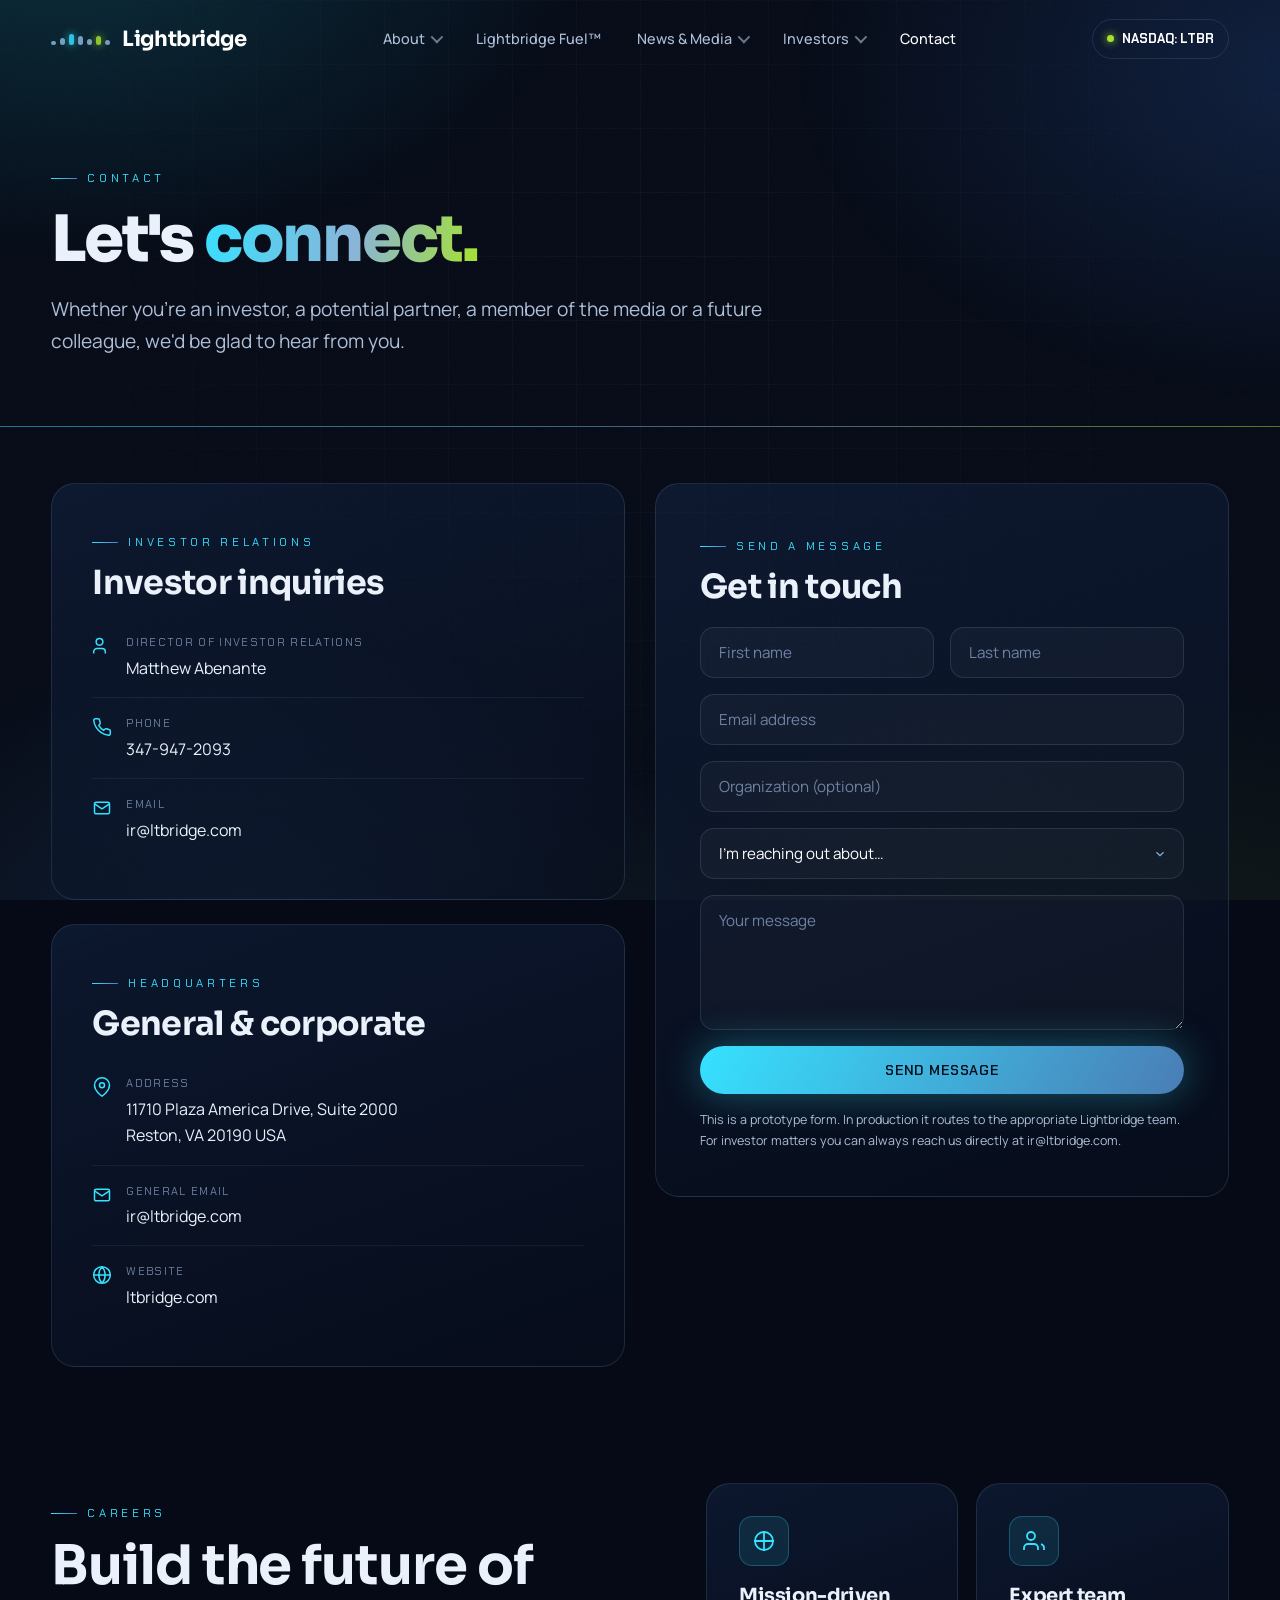
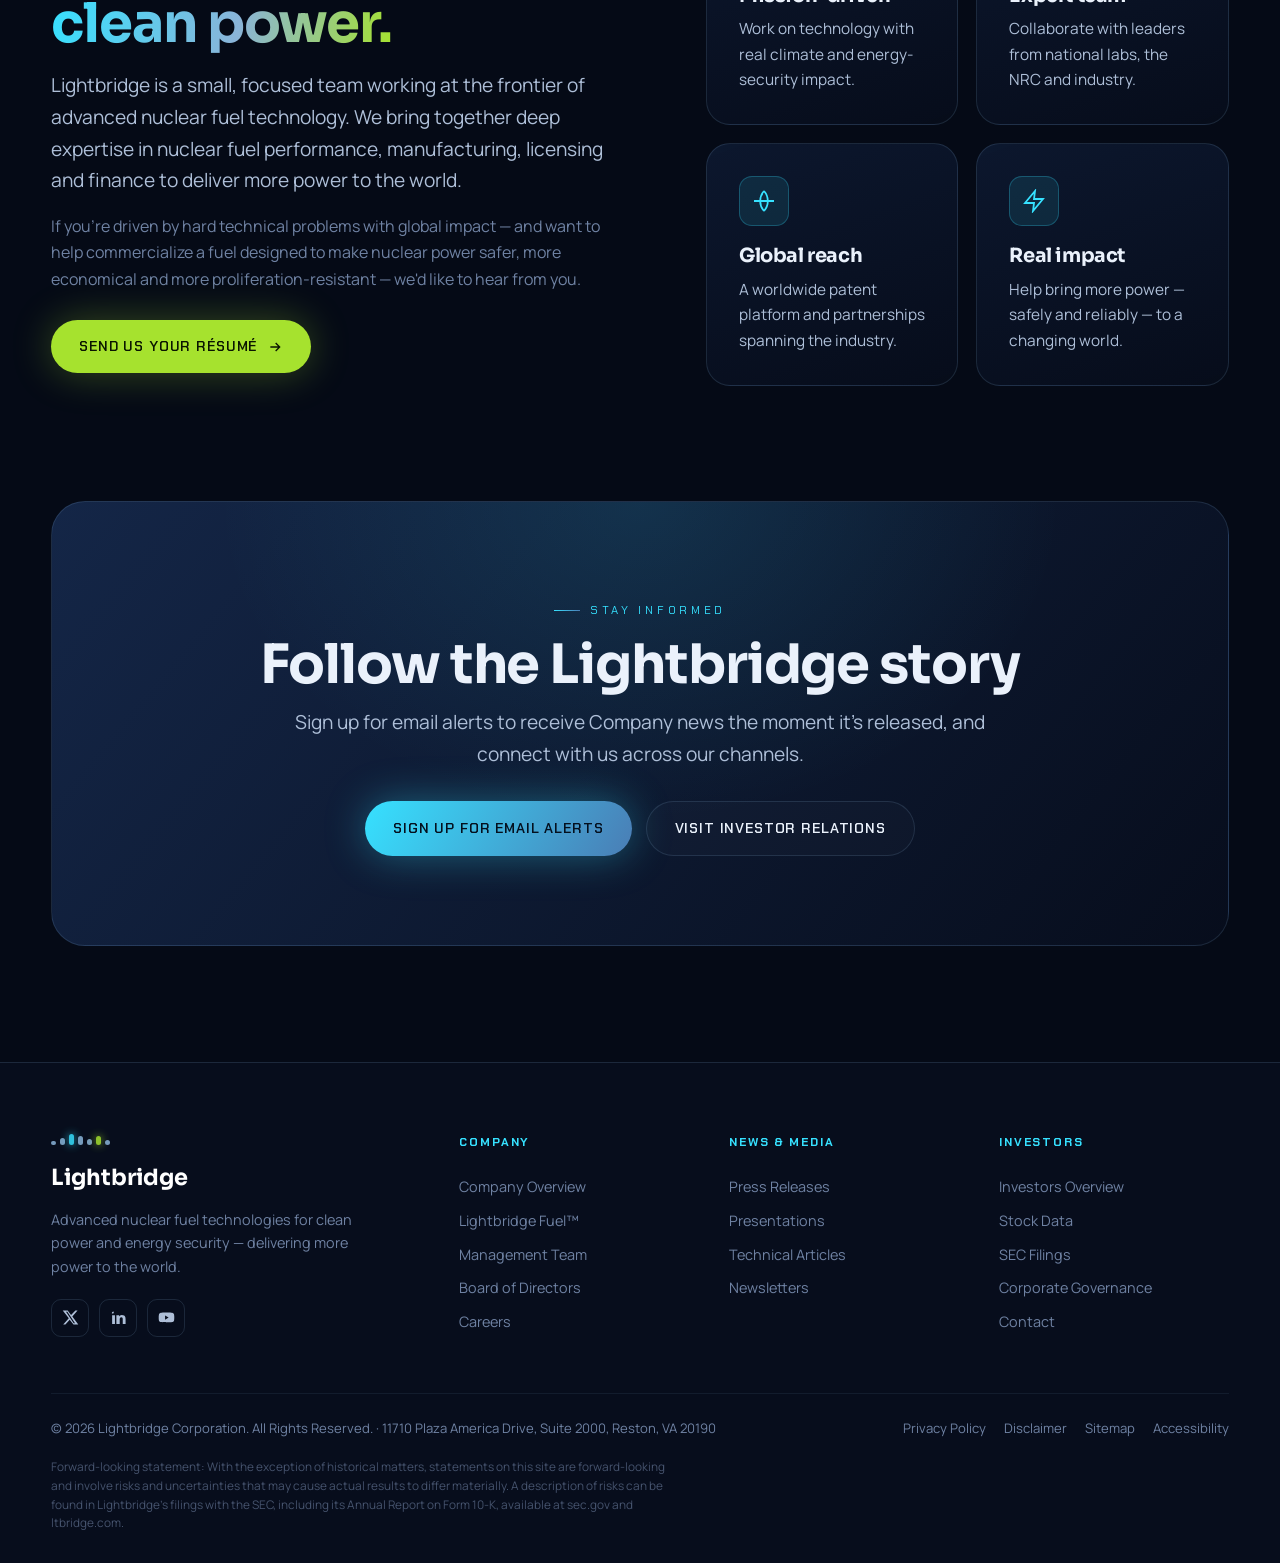
<file: contact.html>
<!DOCTYPE html>
<html lang="en">
<head>
<meta charset="UTF-8">
<meta name="viewport" content="width=device-width, initial-scale=1.0">
<title>Contact | Lightbridge Corporation (LTBR)</title>
<meta name="description" content="Contact Lightbridge Corporation (NASDAQ: LTBR) — general inquiries, investor relations, headquarters address and career opportunities.">
<link rel="stylesheet" href="assets/css/style.css">
</head>
<body>
<div class="bg-atmos"></div><div class="grain"></div>

<header class="site-header">
  <div class="shell nav">
    <a class="brand" href="index.html"><span class="mark"><span class="dots"><span></span><span></span><span></span><span></span><span></span><span></span><span></span></span></span><span class="word">Lightbridge</span></a>
    <nav><ul class="menu">
      <li class="has"><span>About <i class="caret"></i></span><div class="dropdown"><a href="about.html">Company Overview</a><a href="leadership.html">Management Team</a><a href="leadership.html#board">Board of Directors</a><a href="leadership.html#advisors">Senior Advisors</a><a href="contact.html#careers">Careers</a></div></li>
      <li><a href="lightbridge-fuel.html">Lightbridge&nbsp;Fuel™</a></li>
      <li class="has"><span>News &amp; Media <i class="caret"></i></span><div class="dropdown"><a href="news-media.html">Press Releases</a><a href="news-media.html#presentations">Presentations</a><a href="news-media.html#technical">Technical Articles</a><a href="news-media.html#newsletters">Newsletters</a><a href="https://www.youtube.com/@lightbridgecorporation" target="_blank" rel="noopener">Videos</a></div></li>
      <li class="has"><span>Investors <i class="caret"></i></span><div class="dropdown"><a href="investors.html">Investors Overview</a><a href="investors.html#news-events">News &amp; Events</a><a href="investors.html#company-info">Company Information</a><a href="investors.html#financials">Financial Information</a><a href="investors.html#stock">Stock Data</a><a href="investors.html#sec">SEC Filings</a><a href="investors.html#faq">FAQ</a><a href="investors.html#governance">Corporate Governance</a></div></li>
      <li class="active"><a href="contact.html">Contact</a></li>
    </ul></nav>
    <div class="nav-cta"><a class="ticker-pill" href="investors.html#stock"><span class="dot"></span> <b>NASDAQ: LTBR</b></a><button class="burger" aria-label="Menu"><span></span><span></span><span></span></button></div>
  </div>
</header>
<div class="drawer"><div class="sub">Company</div><a href="about.html">About</a><a href="lightbridge-fuel.html">Lightbridge Fuel™</a><a href="leadership.html">Leadership</a><div class="sub">News &amp; Investors</div><a href="news-media.html">News &amp; Media</a><a href="investors.html">Investors</a><a href="contact.html">Contact</a></div>

<section class="page-hero">
  <div class="shell">
    <span class="eyebrow reveal">Contact</span>
    <h1 class="reveal" data-d="1">Let's <span class="grad-text">connect.</span></h1>
    <p class="lead reveal" data-d="2">Whether you're an investor, a potential partner, a member of the media or a future colleague, we'd be glad to hear from you.</p>
  </div>
  <div class="glowline"></div>
</section>

<!-- CONTACT CARDS + FORM -->
<section class="section" style="padding-top:56px">
  <div class="shell">
    <div class="grid g-2" style="align-items:start;gap:30px">

      <!-- Details -->
      <div class="reveal">
        <div class="card" style="padding:clamp(28px,3.5vw,40px);margin-bottom:24px">
          <span class="eyebrow">Investor Relations</span>
          <h2 class="h-md" style="margin:14px 0 16px">Investor inquiries</h2>
          <div class="contact-line"><svg viewBox="0 0 24 24" fill="none" stroke="currentColor" stroke-width="1.8"><path d="M16 21v-2a4 4 0 00-4-4H6a4 4 0 00-4 4v2"/><circle cx="9" cy="7" r="4"/></svg><div><span class="ct-l">Director of Investor Relations</span><span class="v">Matthew Abenante</span></div></div>
          <div class="contact-line"><svg viewBox="0 0 24 24" fill="none" stroke="currentColor" stroke-width="1.8"><path d="M22 16.92v3a2 2 0 01-2.18 2 19.79 19.79 0 01-8.63-3.07 19.5 19.5 0 01-6-6 19.79 19.79 0 01-3.07-8.67A2 2 0 014.11 2h3a2 2 0 012 1.72c.13.96.36 1.9.7 2.81a2 2 0 01-.45 2.11L8.09 9.91a16 16 0 006 6l1.27-1.27a2 2 0 012.11-.45c.9.34 1.85.57 2.81.7A2 2 0 0122 16.92z"/></svg><div><span class="ct-l">Phone</span><a href="tel:+13479472093">347-947-2093</a></div></div>
          <div class="contact-line" style="border-bottom:none"><svg viewBox="0 0 24 24" fill="none" stroke="currentColor" stroke-width="1.8"><rect x="3" y="5" width="18" height="14" rx="2"/><path d="M3 7l9 6 9-6"/></svg><div><span class="ct-l">Email</span><a href="mailto:ir@ltbridge.com">ir@ltbridge.com</a></div></div>
        </div>

        <div class="card" style="padding:clamp(28px,3.5vw,40px)">
          <span class="eyebrow">Headquarters</span>
          <h2 class="h-md" style="margin:14px 0 16px">General &amp; corporate</h2>
          <div class="contact-line"><svg viewBox="0 0 24 24" fill="none" stroke="currentColor" stroke-width="1.8"><path d="M21 10c0 7-9 13-9 13s-9-6-9-13a9 9 0 0118 0z"/><circle cx="12" cy="10" r="3"/></svg><div><span class="ct-l">Address</span><span class="v">11710 Plaza America Drive, Suite 2000<br>Reston, VA 20190 USA</span></div></div>
          <div class="contact-line"><svg viewBox="0 0 24 24" fill="none" stroke="currentColor" stroke-width="1.8"><rect x="3" y="5" width="18" height="14" rx="2"/><path d="M3 7l9 6 9-6"/></svg><div><span class="ct-l">General email</span><a href="mailto:ir@ltbridge.com">ir@ltbridge.com</a></div></div>
          <div class="contact-line" style="border-bottom:none"><svg viewBox="0 0 24 24" fill="none" stroke="currentColor" stroke-width="1.8"><path d="M2 12h20M12 2a15 15 0 010 20M12 2a15 15 0 000 20"/><circle cx="12" cy="12" r="10"/></svg><div><span class="ct-l">Website</span><a href="https://www.ltbridge.com" target="_blank" rel="noopener">ltbridge.com</a></div></div>
        </div>
      </div>

      <!-- Form -->
      <div class="card reveal" data-d="1" style="padding:clamp(28px,3.5vw,44px)">
        <span class="eyebrow">Send a message</span>
        <h2 class="h-md" style="margin:14px 0 22px">Get in touch</h2>
        <div style="display:grid;gap:16px">
          <div style="display:grid;grid-template-columns:1fr 1fr;gap:16px">
            <input class="cf-in" type="text" placeholder="First name" aria-label="First name">
            <input class="cf-in" type="text" placeholder="Last name" aria-label="Last name">
          </div>
          <input class="cf-in" type="email" placeholder="Email address" aria-label="Email address">
          <input class="cf-in" type="text" placeholder="Organization (optional)" aria-label="Organization">
          <select class="cf-in" aria-label="Topic">
            <option>I'm reaching out about…</option>
            <option>Investor relations</option>
            <option>Media / press</option>
            <option>Partnership opportunity</option>
            <option>Careers</option>
            <option>General inquiry</option>
          </select>
          <textarea class="cf-in" rows="5" placeholder="Your message" aria-label="Message"></textarea>
          <button class="btn btn-primary cf-submit" type="button" style="justify-content:center">Send message</button>
          <p class="muted" style="font-size:.78rem">This is a prototype form. In production it routes to the appropriate Lightbridge team. For investor matters you can always reach us directly at ir@ltbridge.com.</p>
        </div>
      </div>
    </div>
  </div>
</section>

<!-- CAREERS -->
<section class="section" style="padding-top:0" id="careers">
  <div class="shell">
    <div class="feature">
      <div class="reveal">
        <span class="eyebrow">Careers</span>
        <h2 class="h-lg" style="margin:14px 0 18px">Build the future of <span class="grad-text">clean power.</span></h2>
        <p class="lead">Lightbridge is a small, focused team working at the frontier of advanced nuclear fuel technology. We bring together deep expertise in nuclear fuel performance, manufacturing, licensing and finance to deliver more power to the world.</p>
        <p class="muted" style="margin-top:16px">If you're driven by hard technical problems with global impact — and want to help commercialize a fuel designed to make nuclear power safer, more economical and more proliferation-resistant — we'd like to hear from you.</p>
        <a class="btn btn-energy" href="mailto:ir@ltbridge.com?subject=Careers%20at%20Lightbridge" style="margin-top:28px">Send us your résumé
          <svg viewBox="0 0 24 24" fill="none" stroke="currentColor" stroke-width="2"><path d="M5 12h14M13 6l6 6-6 6"/></svg></a>
      </div>
      <div class="reveal" data-d="1">
        <div class="grid g-2" style="gap:18px">
          <div class="card"><div class="ico"><svg viewBox="0 0 24 24" fill="none" stroke="currentColor" stroke-width="1.8"><path d="M12 2v20M2 12h20"/><circle cx="12" cy="12" r="9"/></svg></div><h3>Mission-driven</h3><p>Work on technology with real climate and energy-security impact.</p></div>
          <div class="card"><div class="ico"><svg viewBox="0 0 24 24" fill="none" stroke="currentColor" stroke-width="1.8"><path d="M16 21v-2a4 4 0 00-4-4H6a4 4 0 00-4 4v2"/><circle cx="9" cy="7" r="4"/><path d="M22 21v-2a4 4 0 00-3-3.87"/></svg></div><h3>Expert team</h3><p>Collaborate with leaders from national labs, the NRC and industry.</p></div>
          <div class="card"><div class="ico"><svg viewBox="0 0 24 24" fill="none" stroke="currentColor" stroke-width="1.8"><path d="M2 12h20"/><path d="M12 2a15 15 0 010 20M12 2a15 15 0 000 20"/></svg></div><h3>Global reach</h3><p>A worldwide patent platform and partnerships spanning the industry.</p></div>
          <div class="card"><div class="ico"><svg viewBox="0 0 24 24" fill="none" stroke="currentColor" stroke-width="1.8"><path d="M13 2L3 14h9l-1 8 10-12h-9z"/></svg></div><h3>Real impact</h3><p>Help bring more power — safely and reliably — to a changing world.</p></div>
        </div>
      </div>
    </div>
  </div>
</section>

<!-- CTA -->
<section class="section" style="padding-top:0">
  <div class="shell">
    <div class="cta-band reveal">
      <span class="eyebrow" style="justify-content:center">Stay informed</span>
      <h2 class="h-lg" style="margin:16px 0 14px">Follow the Lightbridge story</h2>
      <p class="lead center" style="margin-inline:auto">Sign up for email alerts to receive Company news the moment it's released, and connect with us across our channels.</p>
      <div style="display:flex;gap:14px;justify-content:center;flex-wrap:wrap;margin-top:30px">
        <a class="btn btn-primary" href="investors.html#alerts">Sign up for email alerts</a>
        <a class="btn btn-ghost" href="investors.html">Visit investor relations</a>
      </div>
    </div>
  </div>
</section>

<footer class="site-footer">
  <div class="shell">
    <div class="foot-grid">
      <div class="foot-brand">
        <span class="brand"><span class="mark"><span class="dots"><span></span><span></span><span></span><span></span><span></span><span></span><span></span></span></span></span>
        <div class="word">Lightbridge</div>
        <p>Advanced nuclear fuel technologies for clean power and energy security — delivering more power to the world.</p>
        <div class="foot-social">
          <a href="https://twitter.com/LightbridgeCorp" target="_blank" rel="noopener" aria-label="X"><svg viewBox="0 0 24 24" fill="currentColor"><path d="M18.9 2H22l-7.4 8.5L23 22h-6.8l-5.3-7-6.1 7H1.7l7.9-9L1 2h7l4.8 6.3L18.9 2zm-2.4 18h1.9L7.6 4H5.6l10.9 16z"/></svg></a>
          <a href="https://www.linkedin.com/company/ltbridge" target="_blank" rel="noopener" aria-label="LinkedIn"><svg viewBox="0 0 24 24" fill="currentColor"><path d="M4.98 3.5A2.5 2.5 0 002.5 6 2.5 2.5 0 005 6 2.5 2.5 0 004.98 3.5zM3 8.98h4V21H3zM9 8.98h3.8v1.64h.05c.53-1 1.83-2.05 3.76-2.05C20.6 8.57 22 10.78 22 14.2V21h-4v-6c0-1.43-.03-3.27-2-3.27-2 0-2.3 1.56-2.3 3.17V21H9z"/></svg></a>
          <a href="https://www.youtube.com/@lightbridgecorporation" target="_blank" rel="noopener" aria-label="YouTube"><svg viewBox="0 0 24 24" fill="currentColor"><path d="M23 12s0-3.2-.4-4.7c-.2-.9-.9-1.6-1.8-1.8C19.2 5 12 5 12 5s-7.2 0-8.8.5c-.9.2-1.6.9-1.8 1.8C1 8.8 1 12 1 12s0 3.2.4 4.7c.2.9.9 1.6 1.8 1.8C4.8 19 12 19 12 19s7.2 0 8.8-.5c.9-.2 1.6-.9 1.8-1.8.4-1.5.4-4.7.4-4.7zM10 15V9l5 3-5 3z"/></svg></a>
        </div>
      </div>
      <div><h5>Company</h5><a href="about.html">Company Overview</a><a href="lightbridge-fuel.html">Lightbridge Fuel™</a><a href="leadership.html">Management Team</a><a href="leadership.html#board">Board of Directors</a><a href="contact.html#careers">Careers</a></div>
      <div><h5>News &amp; Media</h5><a href="news-media.html">Press Releases</a><a href="news-media.html#presentations">Presentations</a><a href="news-media.html#technical">Technical Articles</a><a href="news-media.html#newsletters">Newsletters</a></div>
      <div><h5>Investors</h5><a href="investors.html">Investors Overview</a><a href="investors.html#stock">Stock Data</a><a href="investors.html#sec">SEC Filings</a><a href="investors.html#governance">Corporate Governance</a><a href="contact.html">Contact</a></div>
    </div>
    <div class="foot-bottom">
      <span>© 2026 Lightbridge Corporation. All Rights Reserved. · 11710 Plaza America Drive, Suite 2000, Reston, VA 20190</span>
      <span style="display:flex;gap:18px;flex-wrap:wrap"><a href="#">Privacy Policy</a><a href="#">Disclaimer</a><a href="#">Sitemap</a><a href="#">Accessibility</a></span>
    </div>
    <p class="disclaimer">Forward-looking statement: With the exception of historical matters, statements on this site are forward-looking and involve risks and uncertainties that may cause actual results to differ materially. A description of risks can be found in Lightbridge's filings with the SEC, including its Annual Report on Form 10-K, available at sec.gov and ltbridge.com.</p>
  </div>
</footer>
<script src="assets/js/main.js"></script>
</body>
</html>
</file>
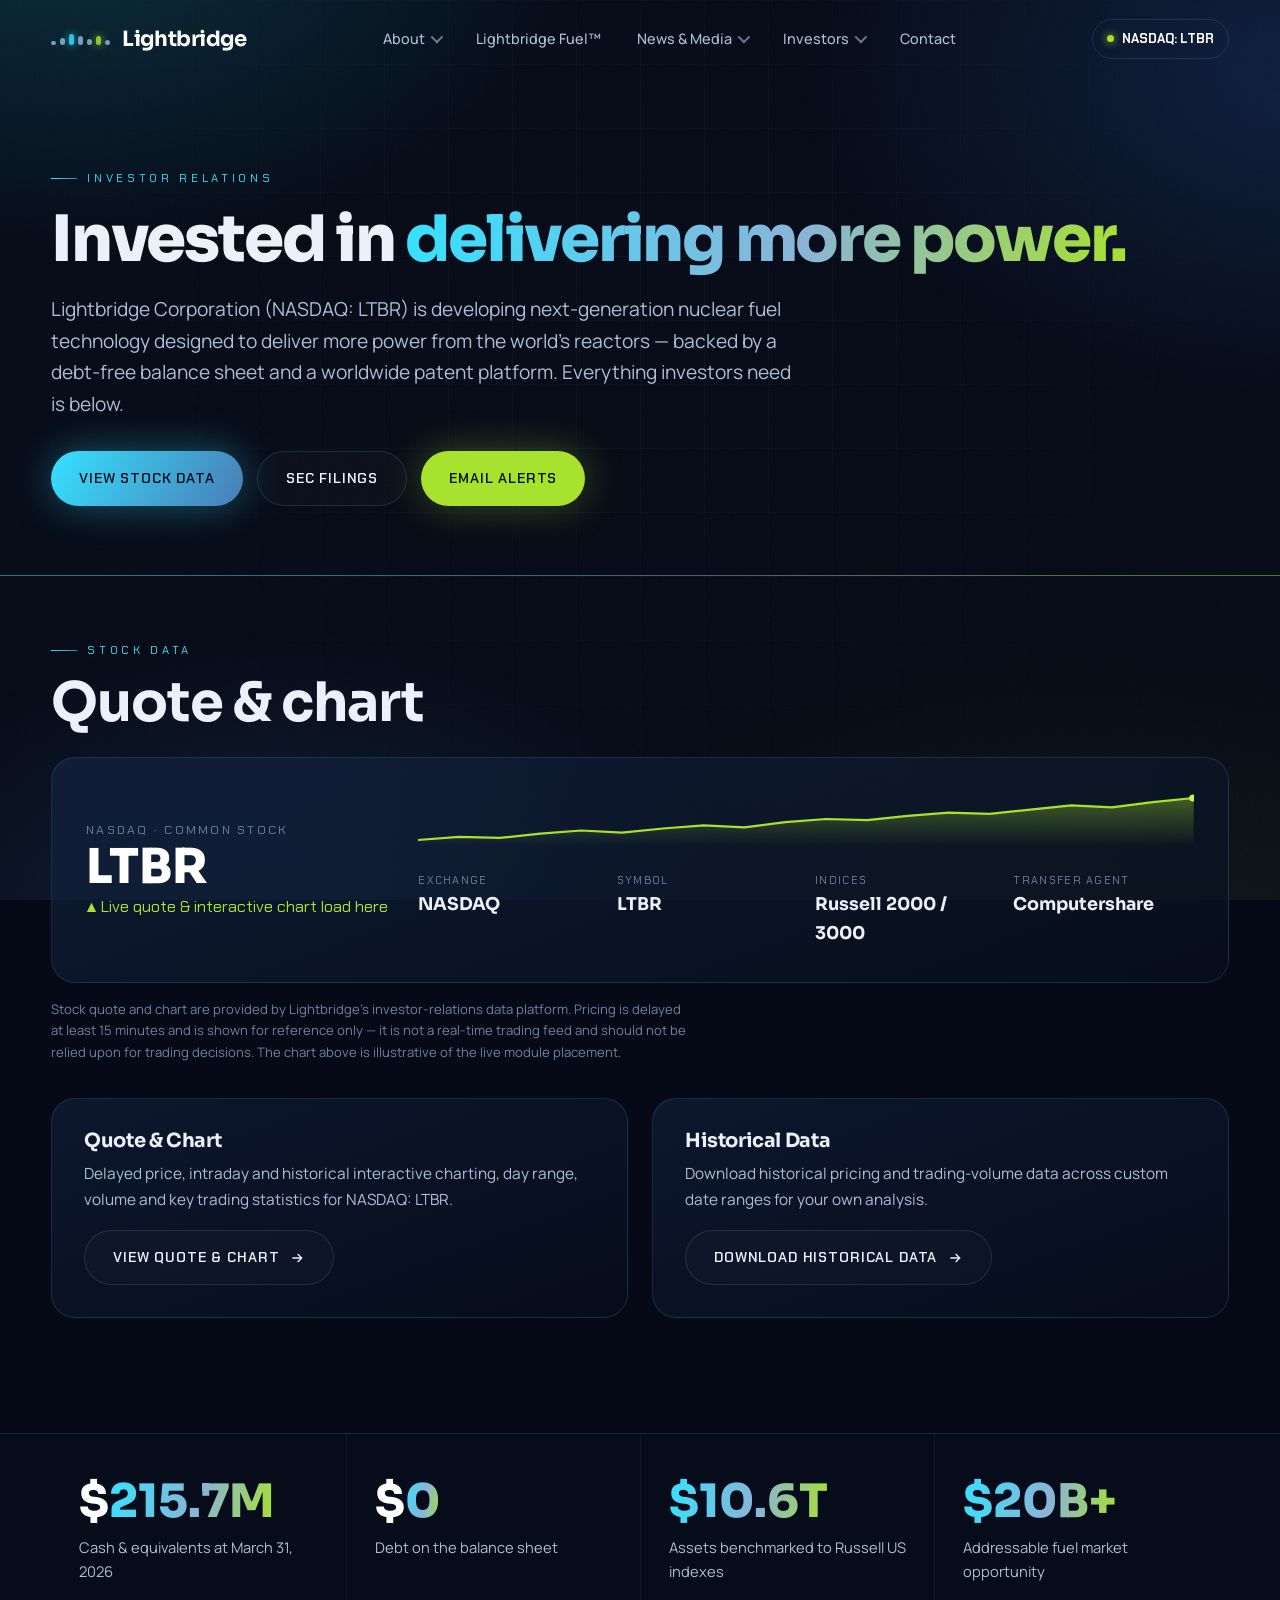
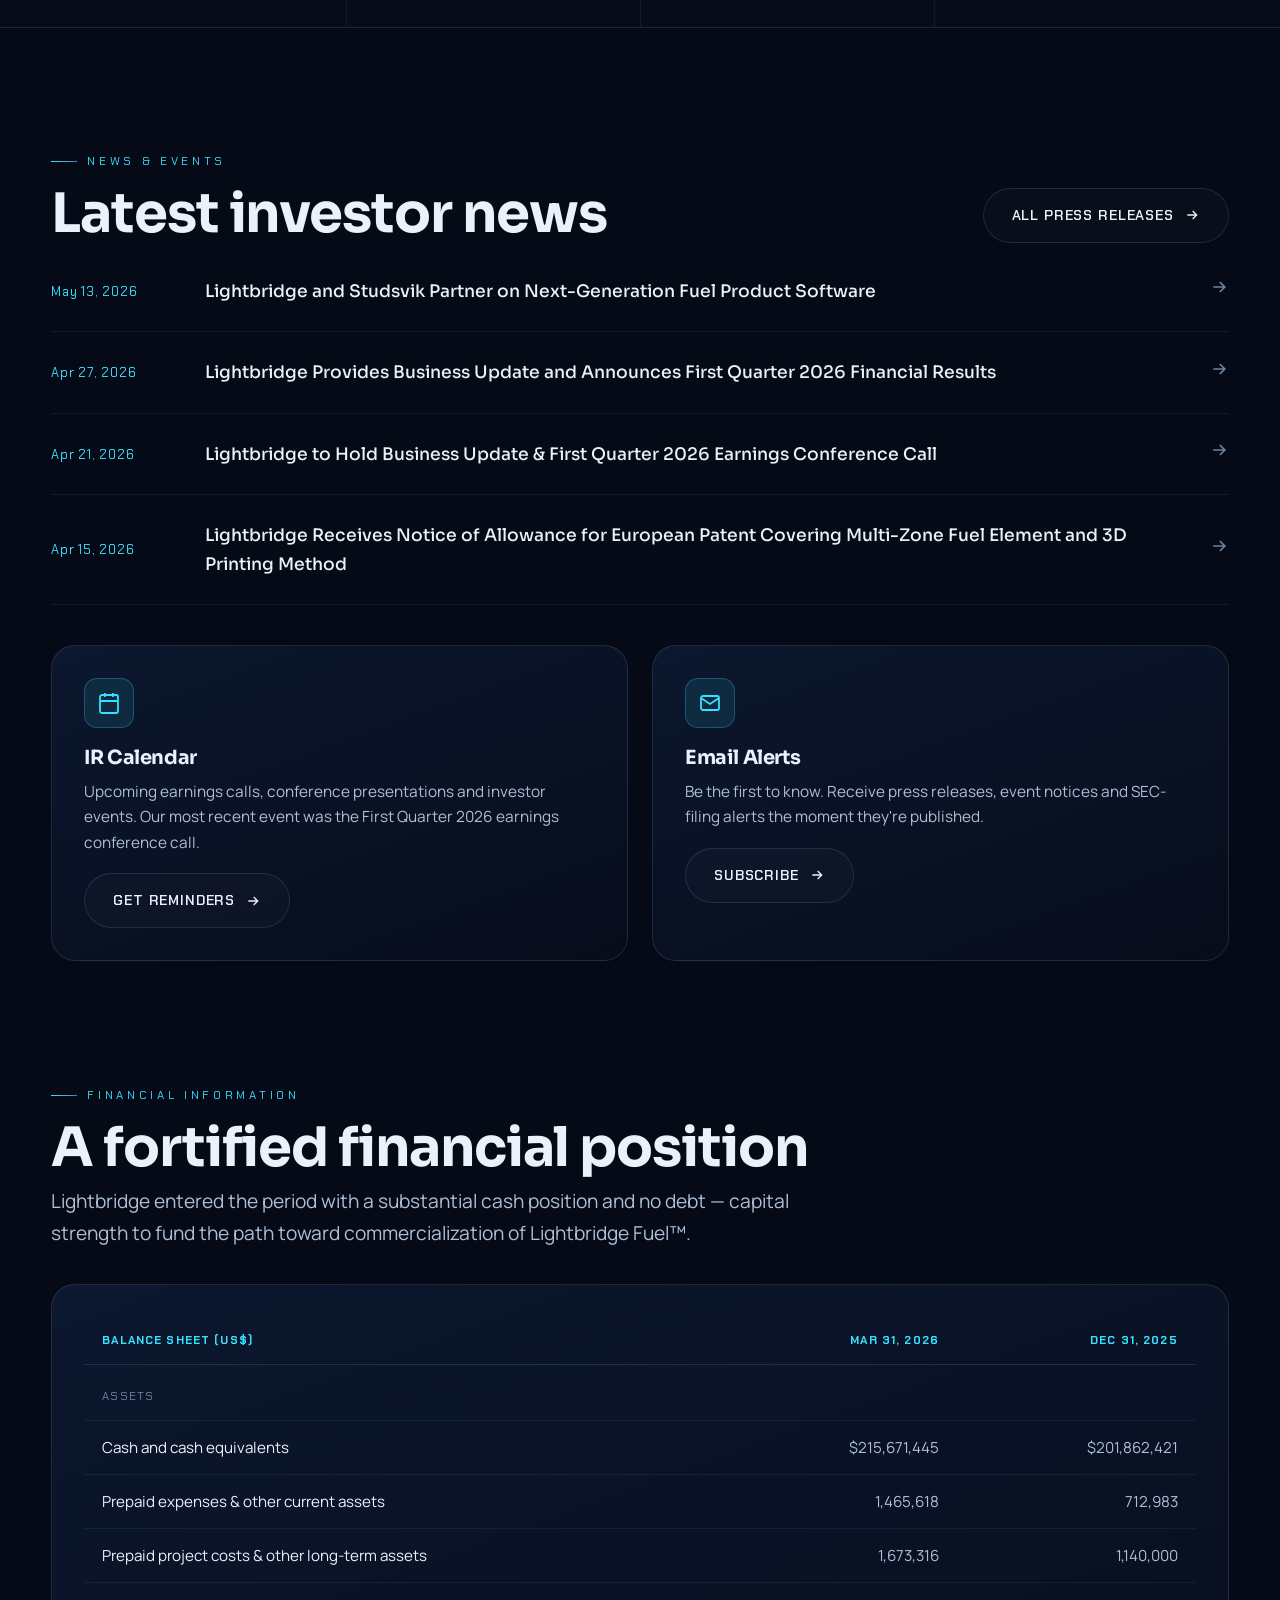
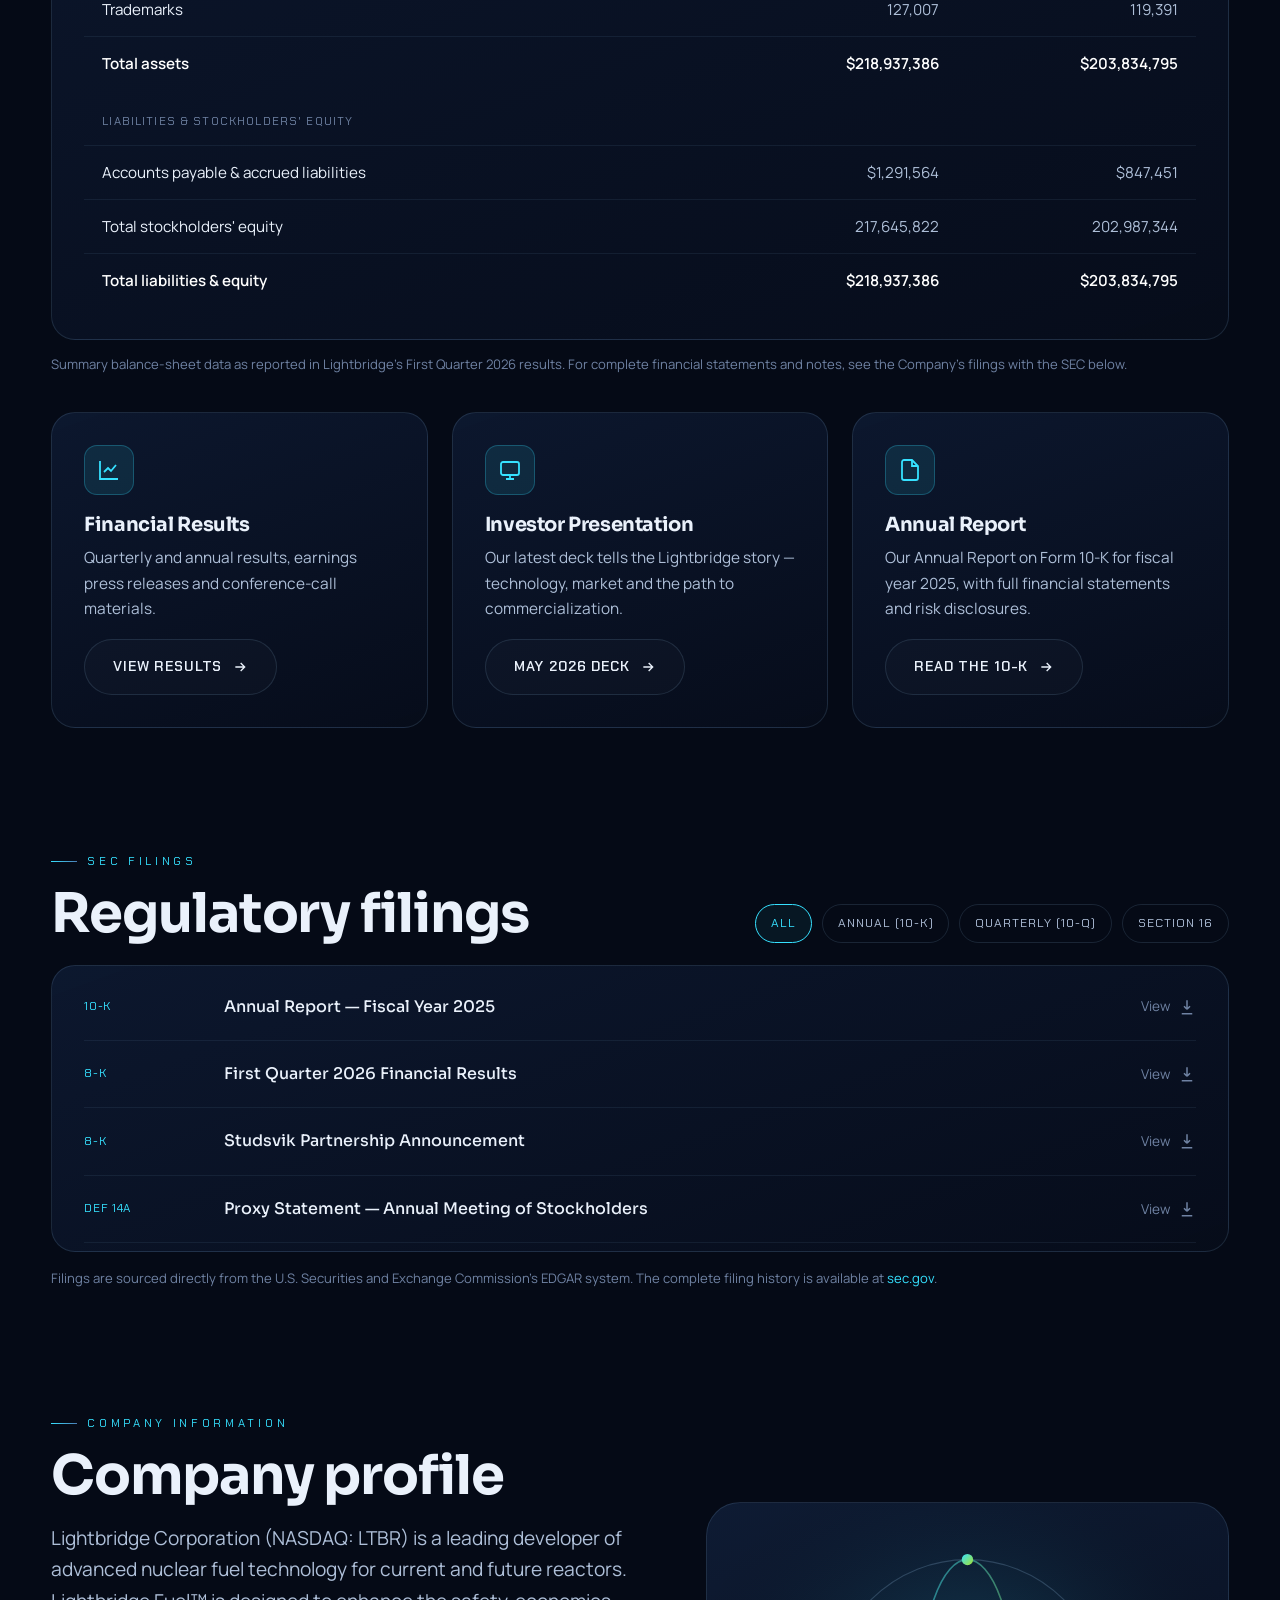
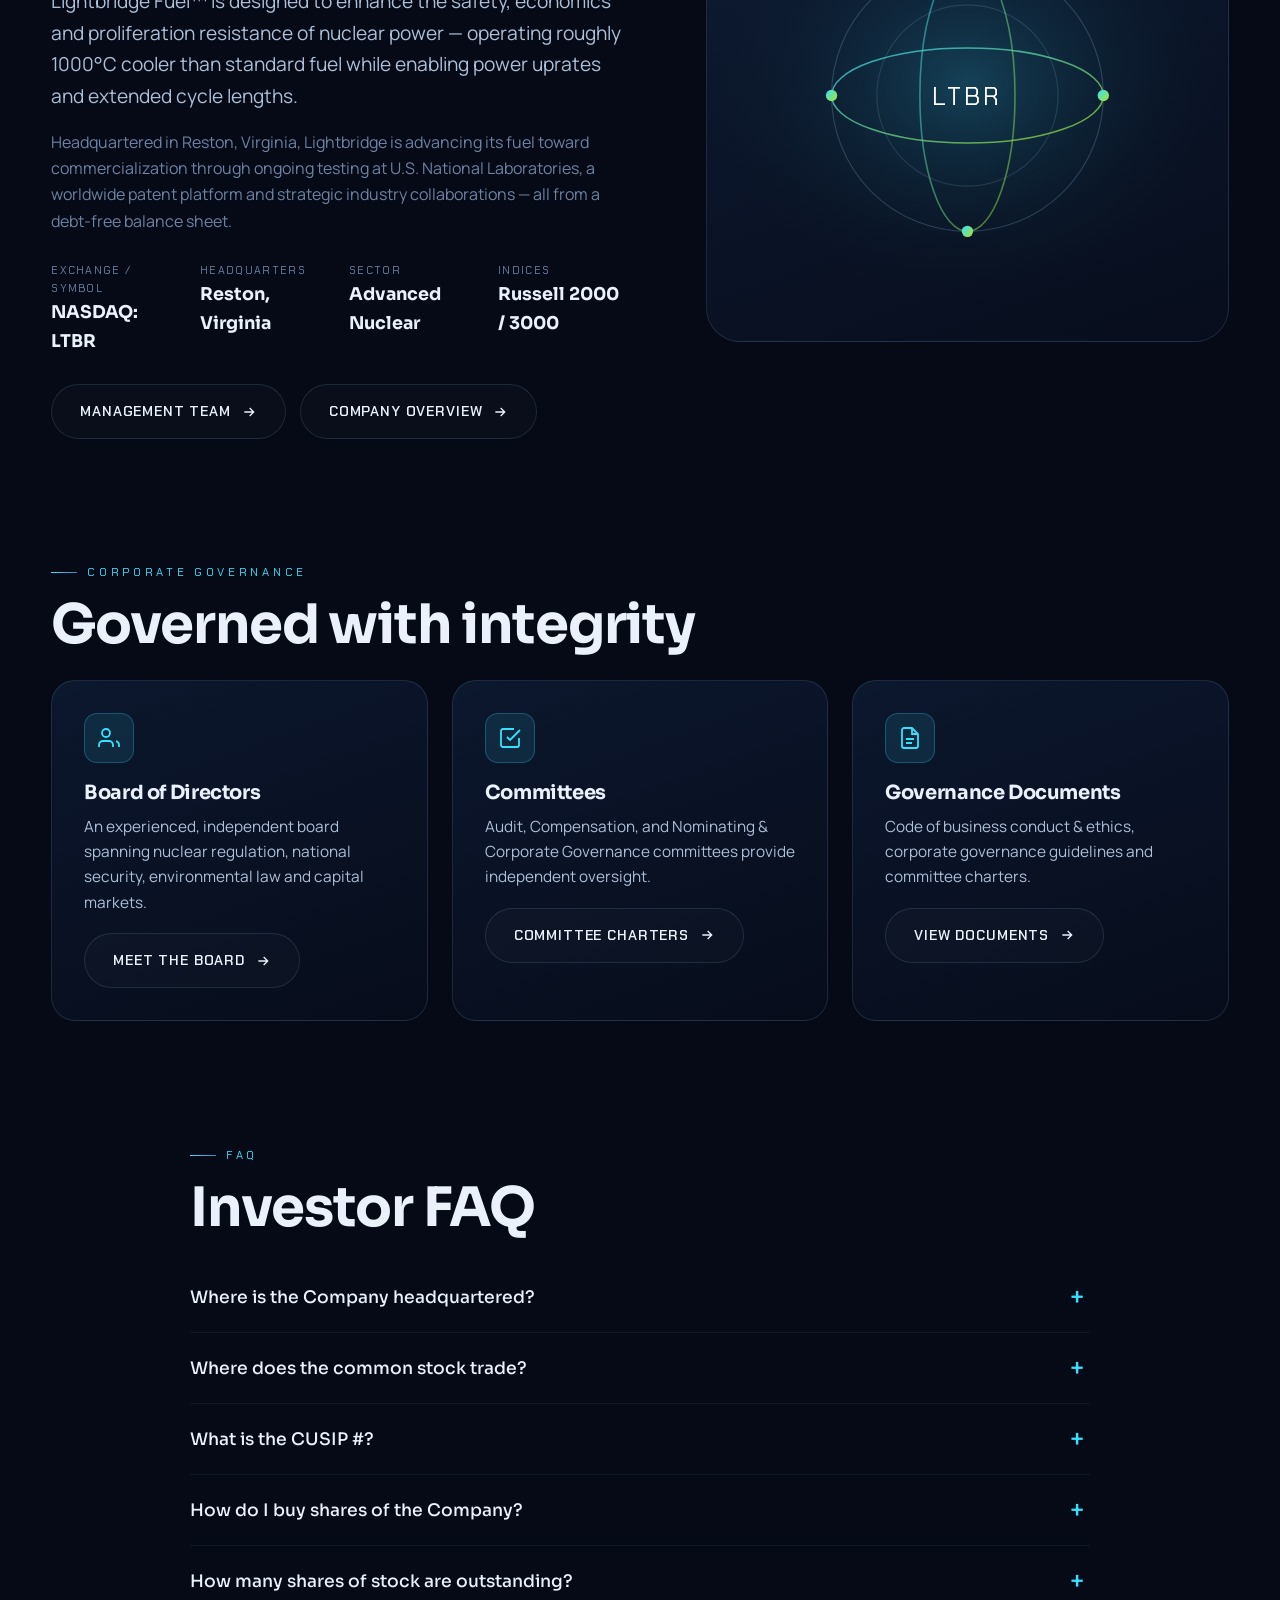
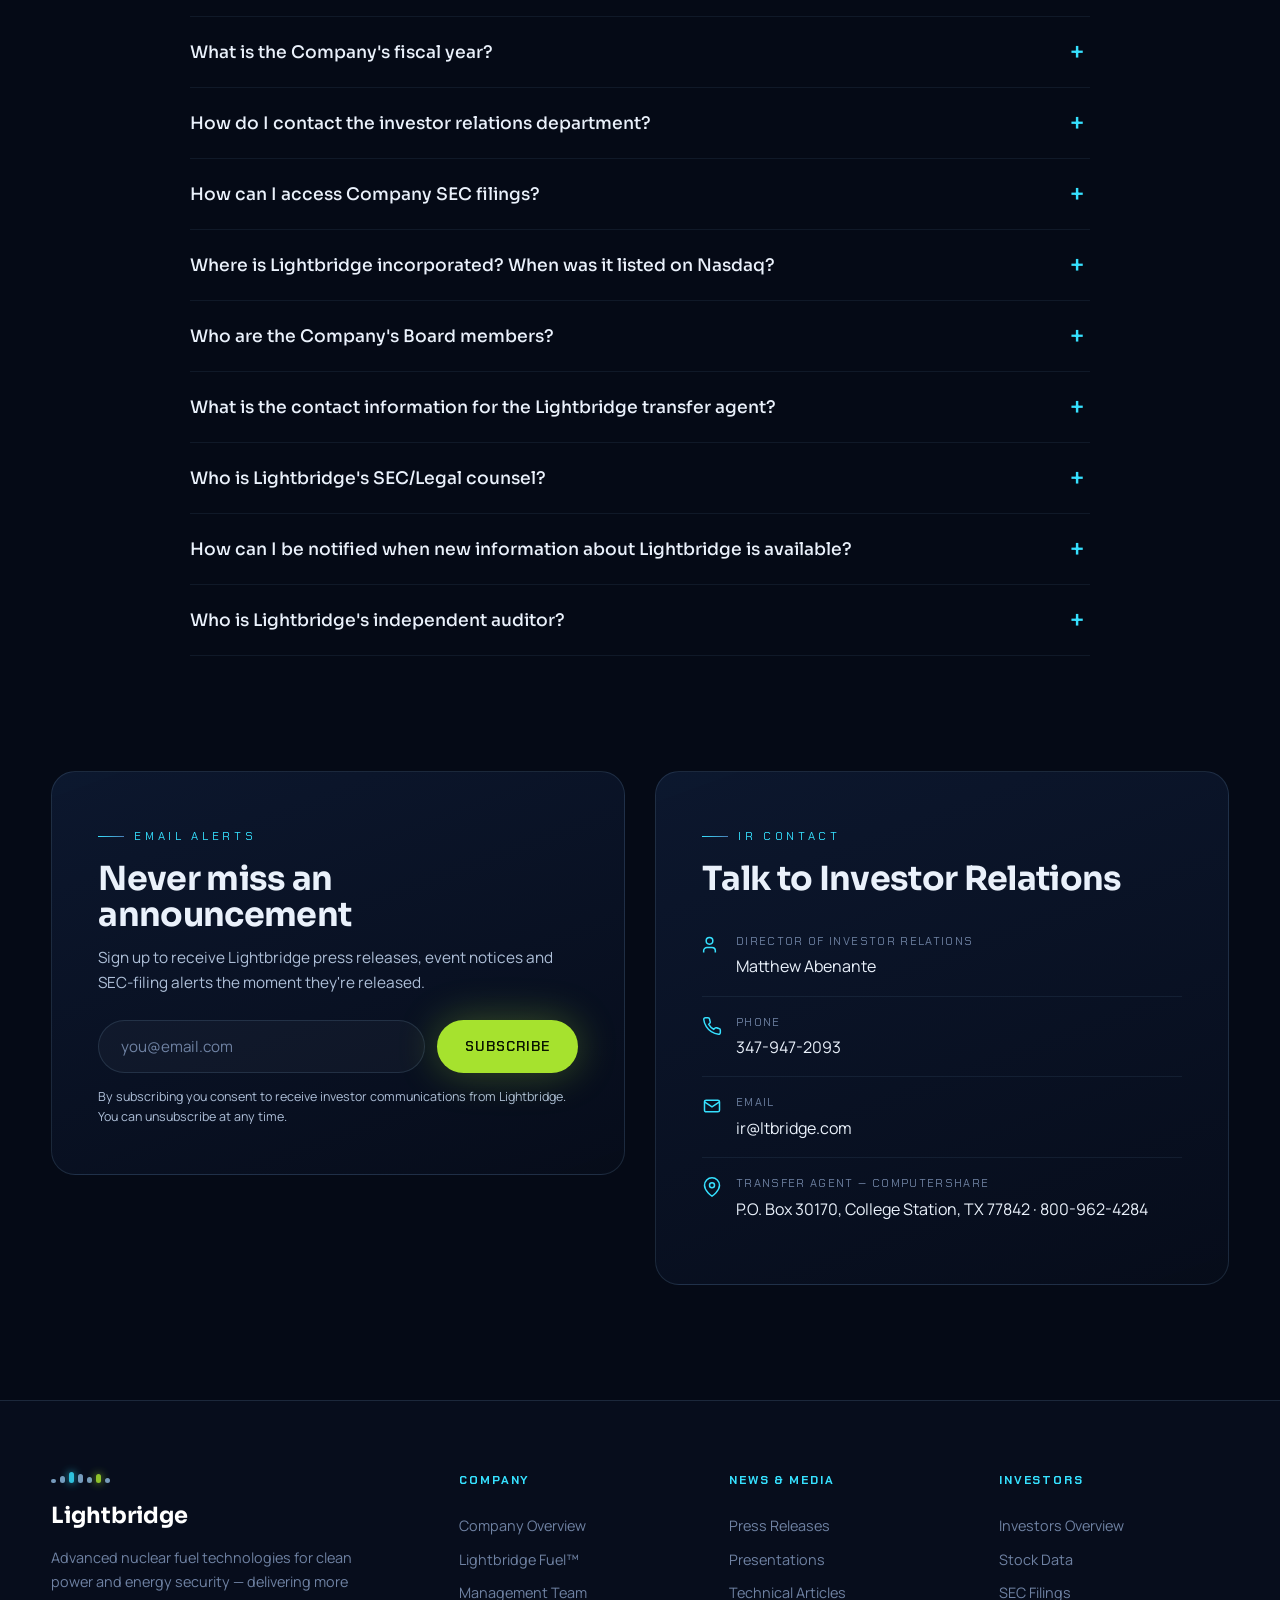
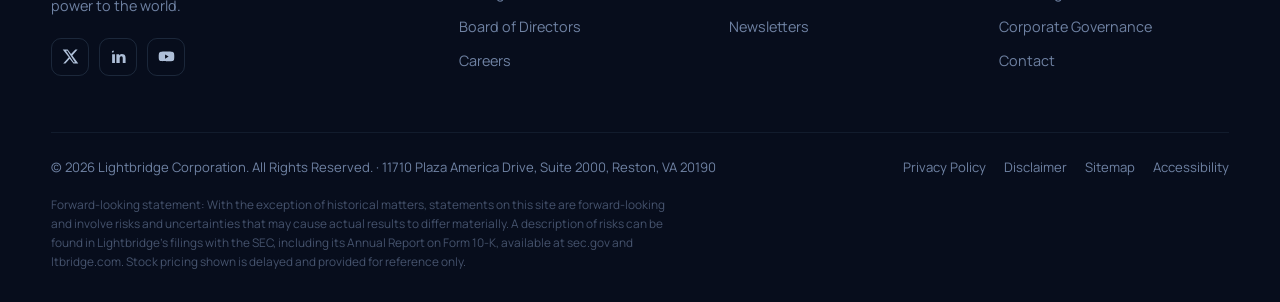
<file: investors.html>
<!DOCTYPE html>
<html lang="en">
<head>
<meta charset="UTF-8">
<meta name="viewport" content="width=device-width, initial-scale=1.0">
<title>Investors | Lightbridge Corporation (NASDAQ: LTBR)</title>
<meta name="description" content="Investor relations for Lightbridge Corporation (NASDAQ: LTBR) — stock data, financial results, SEC filings, corporate governance, email alerts and IR contacts.">
<link rel="stylesheet" href="assets/css/style.css">
</head>
<body>
<div class="bg-atmos"></div><div class="grain"></div>

<header class="site-header">
  <div class="shell nav">
    <a class="brand" href="index.html"><span class="mark"><span class="dots"><span></span><span></span><span></span><span></span><span></span><span></span><span></span></span></span><span class="word">Lightbridge</span></a>
    <nav><ul class="menu">
      <li class="has"><span>About <i class="caret"></i></span><div class="dropdown"><a href="about.html">Company Overview</a><a href="leadership.html">Management Team</a><a href="leadership.html#board">Board of Directors</a><a href="leadership.html#advisors">Senior Advisors</a><a href="contact.html#careers">Careers</a></div></li>
      <li><a href="lightbridge-fuel.html">Lightbridge&nbsp;Fuel™</a></li>
      <li class="has"><span>News &amp; Media <i class="caret"></i></span><div class="dropdown"><a href="news-media.html">Press Releases</a><a href="news-media.html#presentations">Presentations</a><a href="news-media.html#technical">Technical Articles</a><a href="news-media.html#newsletters">Newsletters</a><a href="https://www.youtube.com/@lightbridgecorporation" target="_blank" rel="noopener">Videos</a></div></li>
      <li class="active has"><span>Investors <i class="caret"></i></span><div class="dropdown"><a href="investors.html">Investors Overview</a><a href="investors.html#news-events">News &amp; Events</a><a href="investors.html#company-info">Company Information</a><a href="investors.html#financials">Financial Information</a><a href="investors.html#stock">Stock Data</a><a href="investors.html#sec">SEC Filings</a><a href="investors.html#faq">FAQ</a><a href="investors.html#governance">Corporate Governance</a></div></li>
      <li><a href="contact.html">Contact</a></li>
    </ul></nav>
    <div class="nav-cta"><a class="ticker-pill" href="investors.html#stock"><span class="dot"></span> <b>NASDAQ: LTBR</b></a><button class="burger" aria-label="Menu"><span></span><span></span><span></span></button></div>
  </div>
</header>
<div class="drawer"><div class="sub">Company</div><a href="about.html">About</a><a href="lightbridge-fuel.html">Lightbridge Fuel™</a><a href="leadership.html">Leadership</a><div class="sub">News &amp; Investors</div><a href="news-media.html">News &amp; Media</a><a href="investors.html">Investors</a><a href="contact.html">Contact</a></div>

<section class="page-hero">
  <div class="shell">
    <span class="eyebrow reveal">Investor Relations</span>
    <h1 class="reveal" data-d="1">Invested in <span class="grad-text">delivering more power.</span></h1>
    <p class="lead reveal" data-d="2">Lightbridge Corporation (NASDAQ: LTBR) is developing next-generation nuclear fuel technology designed to deliver more power from the world's reactors — backed by a debt-free balance sheet and a worldwide patent platform. Everything investors need is below.</p>
    <div class="reveal" data-d="3" style="display:flex;gap:14px;flex-wrap:wrap;margin-top:30px">
      <a class="btn btn-primary" href="#stock">View stock data</a>
      <a class="btn btn-ghost" href="#sec">SEC filings</a>
      <a class="btn btn-energy" href="#alerts">Email alerts</a>
    </div>
  </div>
  <div class="glowline"></div>
</section>

<!-- STOCK DATA -->
<section class="section" style="padding-top:56px" id="stock">
  <div class="shell">
    <span class="eyebrow reveal">Stock Data</span>
    <h2 class="h-lg reveal" data-d="1" style="margin:14px 0 26px">Quote &amp; chart</h2>

    <div class="quote-board reveal" data-d="2">
      <div>
        <div class="sym">NASDAQ · Common Stock</div>
        <div class="px">LTBR</div>
        <div class="chg">▲ Live quote &amp; interactive chart load here</div>
      </div>
      <div>
        <svg class="spark" data-points="38,41,40,44,47,45,49,52,50,55,58,57,61,64,63,67,71,69,74,78" aria-hidden="true"></svg>
        <div class="quote-meta" style="margin-top:18px">
          <div><span>Exchange</span><b>NASDAQ</b></div>
          <div><span>Symbol</span><b>LTBR</b></div>
          <div><span>Indices</span><b>Russell 2000 / 3000</b></div>
          <div><span>Transfer agent</span><b>Computershare</b></div>
        </div>
      </div>
    </div>
    <p class="muted" style="font-size:.82rem;margin-top:16px;max-width:80ch">Stock quote and chart are provided by Lightbridge's investor-relations data platform. Pricing is delayed at least 15 minutes and is shown for reference only — it is not a real-time trading feed and should not be relied upon for trading decisions. The chart above is illustrative of the live module placement.</p>

    <div class="grid g-2 reveal" style="margin-top:34px">
      <div class="card">
        <h3>Quote &amp; Chart</h3>
        <p>Delayed price, intraday and historical interactive charting, day range, volume and key trading statistics for NASDAQ: LTBR.</p>
        <a class="btn btn-ghost" href="#stock" style="margin-top:18px">View quote &amp; chart <svg viewBox="0 0 24 24" fill="none" stroke="currentColor" stroke-width="2"><path d="M5 12h14M13 6l6 6-6 6"/></svg></a>
      </div>
      <div class="card">
        <h3>Historical Data</h3>
        <p>Download historical pricing and trading-volume data across custom date ranges for your own analysis.</p>
        <a class="btn btn-ghost" href="#stock" style="margin-top:18px">Download historical data <svg viewBox="0 0 24 24" fill="none" stroke="currentColor" stroke-width="2"><path d="M5 12h14M13 6l6 6-6 6"/></svg></a>
      </div>
    </div>
  </div>
</section>

<!-- AT A GLANCE STAT BAND -->
<section class="statband reveal">
  <div class="shell">
    <div class="grid g-4">
      <div class="cell reveal"><div class="num">$<span data-count="215.7" data-suf="M">0</span></div><div class="lbl">Cash &amp; equivalents at March 31, 2026</div></div>
      <div class="cell reveal" data-d="1"><div class="num">$<span data-count="0">0</span></div><div class="lbl">Debt on the balance sheet</div></div>
      <div class="cell reveal" data-d="2"><div class="num"><span data-count="10.6" data-pre="$" data-suf="T">0</span></div><div class="lbl">Assets benchmarked to Russell US indexes</div></div>
      <div class="cell reveal" data-d="3"><div class="num"><span data-count="20" data-pre="$" data-suf="B+">0</span></div><div class="lbl">Addressable fuel market opportunity</div></div>
    </div>
  </div>
</section>

<!-- NEWS & EVENTS -->
<section class="section" id="news-events">
  <div class="shell">
    <div class="reveal" style="display:flex;justify-content:space-between;align-items:flex-end;flex-wrap:wrap;gap:16px;margin-bottom:8px">
      <div><span class="eyebrow">News &amp; Events</span><h2 class="h-lg" style="margin-top:14px">Latest investor news</h2></div>
      <a class="btn btn-ghost" href="news-media.html">All press releases <svg viewBox="0 0 24 24" fill="none" stroke="currentColor" stroke-width="2"><path d="M5 12h14M13 6l6 6-6 6"/></svg></a>
    </div>
    <div class="reveal">
      <a class="news-row" href="news-media.html"><span class="date">May 13, 2026</span><span class="title">Lightbridge and Studsvik Partner on Next-Generation Fuel Product Software</span><span class="arrow"><svg width="20" height="20" viewBox="0 0 24 24" fill="none" stroke="currentColor" stroke-width="2"><path d="M5 12h14M13 6l6 6-6 6"/></svg></span></a>
      <a class="news-row" href="news-media.html"><span class="date">Apr 27, 2026</span><span class="title">Lightbridge Provides Business Update and Announces First Quarter 2026 Financial Results</span><span class="arrow"><svg width="20" height="20" viewBox="0 0 24 24" fill="none" stroke="currentColor" stroke-width="2"><path d="M5 12h14M13 6l6 6-6 6"/></svg></span></a>
      <a class="news-row" href="news-media.html"><span class="date">Apr 21, 2026</span><span class="title">Lightbridge to Hold Business Update &amp; First Quarter 2026 Earnings Conference Call</span><span class="arrow"><svg width="20" height="20" viewBox="0 0 24 24" fill="none" stroke="currentColor" stroke-width="2"><path d="M5 12h14M13 6l6 6-6 6"/></svg></span></a>
      <a class="news-row" href="news-media.html"><span class="date">Apr 15, 2026</span><span class="title">Lightbridge Receives Notice of Allowance for European Patent Covering Multi-Zone Fuel Element and 3D Printing Method</span><span class="arrow"><svg width="20" height="20" viewBox="0 0 24 24" fill="none" stroke="currentColor" stroke-width="2"><path d="M5 12h14M13 6l6 6-6 6"/></svg></span></a>
    </div>

    <div class="grid g-2 reveal" style="margin-top:40px">
      <div class="card">
        <div class="ico"><svg viewBox="0 0 24 24" fill="none" stroke="currentColor" stroke-width="1.8"><rect x="3" y="4" width="18" height="18" rx="2"/><path d="M16 2v4M8 2v4M3 10h18"/></svg></div>
        <h3>IR Calendar</h3>
        <p>Upcoming earnings calls, conference presentations and investor events. Our most recent event was the First Quarter 2026 earnings conference call.</p>
        <a class="btn btn-ghost" href="#alerts" style="margin-top:18px">Get reminders <svg viewBox="0 0 24 24" fill="none" stroke="currentColor" stroke-width="2"><path d="M5 12h14M13 6l6 6-6 6"/></svg></a>
      </div>
      <div class="card">
        <div class="ico"><svg viewBox="0 0 24 24" fill="none" stroke="currentColor" stroke-width="1.8"><rect x="3" y="5" width="18" height="14" rx="2"/><path d="M3 7l9 6 9-6"/></svg></div>
        <h3>Email Alerts</h3>
        <p>Be the first to know. Receive press releases, event notices and SEC-filing alerts the moment they're published.</p>
        <a class="btn btn-ghost" href="#alerts" style="margin-top:18px">Subscribe <svg viewBox="0 0 24 24" fill="none" stroke="currentColor" stroke-width="2"><path d="M5 12h14M13 6l6 6-6 6"/></svg></a>
      </div>
    </div>
  </div>
</section>

<!-- FINANCIAL INFORMATION -->
<section class="section" style="padding-top:0" id="financials">
  <div class="shell">
    <span class="eyebrow reveal">Financial Information</span>
    <h2 class="h-lg reveal" data-d="1" style="margin:14px 0 10px">A fortified financial position</h2>
    <p class="lead reveal" data-d="2">Lightbridge entered the period with a substantial cash position and no debt — capital strength to fund the path toward commercialization of Lightbridge Fuel™.</p>

    <div class="card reveal" data-d="2" style="margin-top:34px;overflow-x:auto">
      <table class="ir-table">
        <thead><tr><th>Balance Sheet (US$)</th><th>Mar 31, 2026</th><th>Dec 31, 2025</th></tr></thead>
        <tbody>
          <tr class="sec"><td colspan="3">Assets</td></tr>
          <tr><td>Cash and cash equivalents</td><td>$215,671,445</td><td>$201,862,421</td></tr>
          <tr><td>Prepaid expenses &amp; other current assets</td><td>1,465,618</td><td>712,983</td></tr>
          <tr><td>Prepaid project costs &amp; other long-term assets</td><td>1,673,316</td><td>1,140,000</td></tr>
          <tr><td>Trademarks</td><td>127,007</td><td>119,391</td></tr>
          <tr class="tot"><td>Total assets</td><td>$218,937,386</td><td>$203,834,795</td></tr>
          <tr class="sec"><td colspan="3">Liabilities &amp; Stockholders' Equity</td></tr>
          <tr><td>Accounts payable &amp; accrued liabilities</td><td>$1,291,564</td><td>$847,451</td></tr>
          <tr><td>Total stockholders' equity</td><td>217,645,822</td><td>202,987,344</td></tr>
          <tr class="tot"><td>Total liabilities &amp; equity</td><td>$218,937,386</td><td>$203,834,795</td></tr>
        </tbody>
      </table>
    </div>
    <p class="muted" style="font-size:.82rem;margin-top:14px">Summary balance-sheet data as reported in Lightbridge's First Quarter 2026 results. For complete financial statements and notes, see the Company's filings with the SEC below.</p>

    <div class="grid g-3 reveal" style="margin-top:36px">
      <div class="card">
        <div class="ico"><svg viewBox="0 0 24 24" fill="none" stroke="currentColor" stroke-width="1.8"><path d="M3 3v18h18"/><path d="M7 14l4-4 3 3 5-6"/></svg></div>
        <h3>Financial Results</h3>
        <p>Quarterly and annual results, earnings press releases and conference-call materials.</p>
        <a class="btn btn-ghost" href="#sec" style="margin-top:18px">View results <svg viewBox="0 0 24 24" fill="none" stroke="currentColor" stroke-width="2"><path d="M5 12h14M13 6l6 6-6 6"/></svg></a>
      </div>
      <div class="card">
        <div class="ico"><svg viewBox="0 0 24 24" fill="none" stroke="currentColor" stroke-width="1.8"><rect x="3" y="4" width="18" height="13" rx="2"/><path d="M8 21h8M12 17v4"/></svg></div>
        <h3>Investor Presentation</h3>
        <p>Our latest deck tells the Lightbridge story — technology, market and the path to commercialization.</p>
        <a class="btn btn-ghost" href="https://d1io3yog0oux5.cloudfront.net/_6f9a416c3dc2f0cd5fbe4a6efd19aa4e/ltbridge/db/868/9071/pdf/LTBR+Investor+Presentation+May+2026.pdf" target="_blank" rel="noopener" style="margin-top:18px">May 2026 deck <svg viewBox="0 0 24 24" fill="none" stroke="currentColor" stroke-width="2"><path d="M5 12h14M13 6l6 6-6 6"/></svg></a>
      </div>
      <div class="card">
        <div class="ico"><svg viewBox="0 0 24 24" fill="none" stroke="currentColor" stroke-width="1.8"><path d="M14 2H6a2 2 0 00-2 2v16a2 2 0 002 2h12a2 2 0 002-2V8z"/><path d="M14 2v6h6"/></svg></div>
        <h3>Annual Report</h3>
        <p>Our Annual Report on Form 10-K for fiscal year 2025, with full financial statements and risk disclosures.</p>
        <a class="btn btn-ghost" href="#sec" style="margin-top:18px">Read the 10-K <svg viewBox="0 0 24 24" fill="none" stroke="currentColor" stroke-width="2"><path d="M5 12h14M13 6l6 6-6 6"/></svg></a>
      </div>
    </div>
  </div>
</section>

<!-- SEC FILINGS -->
<section class="section" style="padding-top:0" id="sec">
  <div class="shell">
    <div class="reveal" style="display:flex;justify-content:space-between;align-items:flex-end;flex-wrap:wrap;gap:16px;margin-bottom:22px">
      <div><span class="eyebrow">SEC Filings</span><h2 class="h-lg" style="margin-top:14px">Regulatory filings</h2></div>
      <div class="chips"><span class="chip on">All</span><span class="chip">Annual (10-K)</span><span class="chip">Quarterly (10-Q)</span><span class="chip">Section 16</span></div>
    </div>
    <div class="card reveal" style="padding-block:8px">
      <div class="filing-row"><span class="ftype">10-K</span><span class="fname">Annual Report — Fiscal Year 2025</span><a class="fdl" href="#">View <svg viewBox="0 0 24 24" fill="none" stroke="currentColor" stroke-width="2"><path d="M12 3v12m0 0l-4-4m4 4l4-4M5 21h14"/></svg></a></div>
      <div class="filing-row"><span class="ftype">8-K</span><span class="fname">First Quarter 2026 Financial Results</span><a class="fdl" href="#">View <svg viewBox="0 0 24 24" fill="none" stroke="currentColor" stroke-width="2"><path d="M12 3v12m0 0l-4-4m4 4l4-4M5 21h14"/></svg></a></div>
      <div class="filing-row"><span class="ftype">8-K</span><span class="fname">Studsvik Partnership Announcement</span><a class="fdl" href="#">View <svg viewBox="0 0 24 24" fill="none" stroke="currentColor" stroke-width="2"><path d="M12 3v12m0 0l-4-4m4 4l4-4M5 21h14"/></svg></a></div>
      <div class="filing-row"><span class="ftype">DEF 14A</span><span class="fname">Proxy Statement — Annual Meeting of Stockholders</span><a class="fdl" href="#">View <svg viewBox="0 0 24 24" fill="none" stroke="currentColor" stroke-width="2"><path d="M12 3v12m0 0l-4-4m4 4l4-4M5 21h14"/></svg></a></div>
    </div>
    <p class="muted" style="font-size:.82rem;margin-top:16px">Filings are sourced directly from the U.S. Securities and Exchange Commission's EDGAR system. The complete filing history is available at <a href="https://www.sec.gov" target="_blank" rel="noopener" style="color:var(--cyan)">sec.gov</a>.</p>
  </div>
</section>

<!-- COMPANY INFORMATION -->
<section class="section" style="padding-top:0" id="company-info">
  <div class="shell">
    <div class="feature">
      <div class="reveal">
        <span class="eyebrow">Company Information</span>
        <h2 class="h-lg" style="margin:14px 0 18px">Company profile</h2>
        <p class="lead">Lightbridge Corporation (NASDAQ: LTBR) is a leading developer of advanced nuclear fuel technology for current and future reactors. Lightbridge Fuel™ is designed to enhance the safety, economics and proliferation resistance of nuclear power — operating roughly 1000&deg;C cooler than standard fuel while enabling power uprates and extended cycle lengths.</p>
        <p class="muted" style="margin-top:16px">Headquartered in Reston, Virginia, Lightbridge is advancing its fuel toward commercialization through ongoing testing at U.S. National Laboratories, a worldwide patent platform and strategic industry collaborations — all from a debt-free balance sheet.</p>
        <div class="quote-meta" style="margin-top:28px">
          <div><span>Exchange / Symbol</span><b>NASDAQ: LTBR</b></div>
          <div><span>Headquarters</span><b>Reston, Virginia</b></div>
          <div><span>Sector</span><b>Advanced Nuclear</b></div>
          <div><span>Indices</span><b>Russell 2000 / 3000</b></div>
        </div>
        <div style="display:flex;gap:14px;flex-wrap:wrap;margin-top:28px">
          <a class="btn btn-ghost" href="leadership.html">Management team <svg viewBox="0 0 24 24" fill="none" stroke="currentColor" stroke-width="2"><path d="M5 12h14M13 6l6 6-6 6"/></svg></a>
          <a class="btn btn-ghost" href="about.html">Company overview <svg viewBox="0 0 24 24" fill="none" stroke="currentColor" stroke-width="2"><path d="M5 12h14M13 6l6 6-6 6"/></svg></a>
        </div>
      </div>
      <div class="visual reveal" data-d="1" style="min-height:380px">
        <svg viewBox="0 0 460 380" style="width:100%;height:100%" aria-hidden="true">
          <defs>
            <linearGradient id="gv" x1="0" y1="0" x2="1" y2="1"><stop offset="0" stop-color="#36E1FF"/><stop offset="1" stop-color="#A6E22E"/></linearGradient>
            <radialGradient id="rg" cx="50%" cy="42%" r="55%"><stop offset="0" stop-color="rgba(54,225,255,.22)"/><stop offset="1" stop-color="transparent"/></radialGradient>
          </defs>
          <rect width="460" height="380" fill="url(#rg)"/>
          <circle cx="230" cy="170" r="120" fill="none" stroke="rgba(138,180,216,.25)" stroke-width="1"/>
          <circle cx="230" cy="170" r="80" fill="none" stroke="rgba(138,180,216,.18)" stroke-width="1"/>
          <ellipse cx="230" cy="170" rx="120" ry="42" fill="none" stroke="url(#gv)" stroke-width="1.4" opacity=".7"/>
          <ellipse cx="230" cy="170" rx="42" ry="120" fill="none" stroke="url(#gv)" stroke-width="1.4" opacity=".5"/>
          <g fill="url(#gv)"><circle cx="230" cy="50" r="5"/><circle cx="350" cy="170" r="5"/><circle cx="230" cy="290" r="5"/><circle cx="110" cy="170" r="5"/></g>
          <text x="230" y="178" text-anchor="middle" font-family="Chakra Petch,monospace" font-size="22" fill="#fff" letter-spacing="3">LTBR</text>
        </svg>
      </div>
    </div>
  </div>
</section>

<!-- CORPORATE GOVERNANCE -->
<section class="section" style="padding-top:0" id="governance">
  <div class="shell">
    <span class="eyebrow reveal">Corporate Governance</span>
    <h2 class="h-lg reveal" data-d="1" style="margin:14px 0 26px">Governed with integrity</h2>
    <div class="grid g-3">
      <div class="card reveal">
        <div class="ico"><svg viewBox="0 0 24 24" fill="none" stroke="currentColor" stroke-width="1.8"><path d="M16 21v-2a4 4 0 00-4-4H6a4 4 0 00-4 4v2"/><circle cx="9" cy="7" r="4"/><path d="M22 21v-2a4 4 0 00-3-3.87"/></svg></div>
        <h3>Board of Directors</h3>
        <p>An experienced, independent board spanning nuclear regulation, national security, environmental law and capital markets.</p>
        <a class="btn btn-ghost" href="leadership.html#board" style="margin-top:18px">Meet the board <svg viewBox="0 0 24 24" fill="none" stroke="currentColor" stroke-width="2"><path d="M5 12h14M13 6l6 6-6 6"/></svg></a>
      </div>
      <div class="card reveal" data-d="1">
        <div class="ico"><svg viewBox="0 0 24 24" fill="none" stroke="currentColor" stroke-width="1.8"><path d="M9 11l3 3L22 4"/><path d="M21 12v7a2 2 0 01-2 2H5a2 2 0 01-2-2V5a2 2 0 012-2h11"/></svg></div>
        <h3>Committees</h3>
        <p>Audit, Compensation, and Nominating &amp; Corporate Governance committees provide independent oversight.</p>
        <a class="btn btn-ghost" href="#" style="margin-top:18px">Committee charters <svg viewBox="0 0 24 24" fill="none" stroke="currentColor" stroke-width="2"><path d="M5 12h14M13 6l6 6-6 6"/></svg></a>
      </div>
      <div class="card reveal" data-d="2">
        <div class="ico"><svg viewBox="0 0 24 24" fill="none" stroke="currentColor" stroke-width="1.8"><path d="M14 2H6a2 2 0 00-2 2v16a2 2 0 002 2h12a2 2 0 002-2V8z"/><path d="M14 2v6h6M8 13h8M8 17h6"/></svg></div>
        <h3>Governance Documents</h3>
        <p>Code of business conduct &amp; ethics, corporate governance guidelines and committee charters.</p>
        <a class="btn btn-ghost" href="#" style="margin-top:18px">View documents <svg viewBox="0 0 24 24" fill="none" stroke="currentColor" stroke-width="2"><path d="M5 12h14M13 6l6 6-6 6"/></svg></a>
      </div>
    </div>
  </div>
</section>

<!-- FAQ -->
<section class="section" style="padding-top:0" id="faq">
  <div class="shell" style="max-width:900px">
    <span class="eyebrow reveal">FAQ</span>
    <h2 class="h-lg reveal" data-d="1" style="margin:14px 0 26px">Investor FAQ</h2>
    <div class="reveal" data-d="2">
      <div class="faq-item"><button class="faq-q">Where is the Company headquartered?</button><div class="faq-a"><p>Lightbridge is headquartered in Reston, Virginia, approximately 24 miles from Washington, D.C.</p></div></div>
      <div class="faq-item"><button class="faq-q">Where does the common stock trade?</button><div class="faq-a"><p>Lightbridge common stock trades on the Nasdaq exchange under the symbol LTBR.</p></div></div>
      <div class="faq-item"><button class="faq-q">What is the CUSIP #?</button><div class="faq-a"><p>The Lightbridge CUSIP# is 53224K302.</p></div></div>
      <div class="faq-item"><button class="faq-q">How do I buy shares of the Company?</button><div class="faq-a"><p>To buy shares of Lightbridge, you must contact a registered stockbroker; you cannot buy shares directly from us.</p></div></div>
      <div class="faq-item"><button class="faq-q">How many shares of stock are outstanding?</button><div class="faq-a"><p>As of May 1, 2026, there were 35,147,061 shares of common stock issued and outstanding.</p></div></div>
      <div class="faq-item"><button class="faq-q">What is the Company's fiscal year?</button><div class="faq-a"><p>Lightbridge's fiscal year ends December 31. The first quarter ends March 31, the second quarter ends June 30, the third quarter ends September 30, and the fourth quarter ends December 31.</p></div></div>
      <div class="faq-item"><button class="faq-q">How do I contact the investor relations department?</button><div class="faq-a"><p>The easiest way to reach the investor relations department is through email at <a href="mailto:ir@ltbridge.com" style="color:var(--cyan)">ir@ltbridge.com</a>. You also may contact Matthew Abenante, Lightbridge's Director of Investor Relations, by phone at 347.947.2093.</p></div></div>
      <div class="faq-item"><button class="faq-q">How can I access Company SEC filings?</button><div class="faq-a"><p>All Lightbridge SEC filings can be accessed at the SEC website on the <a href="https://www.sec.gov" target="_blank" rel="noopener" style="color:var(--cyan)">SEC's EDGAR system</a>, or in the <a href="#sec" style="color:var(--cyan)">SEC Filings</a> section above.</p></div></div>
      <div class="faq-item"><button class="faq-q">Where is Lightbridge incorporated? When was it listed on Nasdaq?</button><div class="faq-a"><p>The Company traces its origins to January 8, 1992, when it was incorporated in Delaware, later changing its name to Thorium Power, Inc. ("TPI") in April 2001. On February 14, 2006, Novastar Resources Ltd. (which had been incorporated in Nevada on February 2, 1999 as Thorium Power, Ltd.) entered into an agreement to merge with TPI, completing the merger on October 6, 2006. Following the merger, the combined entity operated under the name Thorium Power, Ltd., with TPI becoming a wholly-owned subsidiary. On September 29, 2009, the Company changed its name from Thorium Power, Ltd. to Lightbridge Corporation, began focusing on developing and commercializing metallic nuclear fuels, and listed on Nasdaq under the symbol LTBR.</p></div></div>
      <div class="faq-item"><button class="faq-q">Who are the Company's Board members?</button><div class="faq-a"><p>Lightbridge has six Board members, including Chairman of the Board and CEO Seth Grae. The independent directors are Sweta Chakraborty; Jesse Funches; Sherri Goodman; Daniel Magraw, Jr.; and Mark Tobin. Bios for our Board members are available on the <a href="leadership.html" style="color:var(--cyan)">Board of Directors page</a>.</p></div></div>
      <div class="faq-item"><button class="faq-q">What is the contact information for the Lightbridge transfer agent?</button><div class="faq-a"><p>Correspondence about Lightbridge Corporation common stock ownership, transfer requirements, changes of address, lost stock certificates, duplicate mailings and account status may be directed to: Shareholder Support, Computershare, Inc. (Regular Deliveries) P.O. Box 30170, College Station, TX 77842-3170. Overnight correspondence should be sent to: 211 Quality Circle, Suite 210, College Station, TX 77845, 800-962-4284. Many questions and transactions can be handled online at <a href="https://www-us.computershare.com/investor/Contact" target="_blank" rel="noopener" style="color:var(--cyan)">Computershare's investor portal</a>.</p></div></div>
      <div class="faq-item"><button class="faq-q">Who is Lightbridge's SEC/Legal counsel?</button><div class="faq-a"><p>Lightbridge's SEC/Legal counsel is Hogan Lovells.</p></div></div>
      <div class="faq-item"><button class="faq-q">How can I be notified when new information about Lightbridge is available?</button><div class="faq-a"><p>All official announcements from the Company will be disseminated to our mailing list and our social media channels, including X (@LightbridgeCorp) and LinkedIn. To sign up to be on our mailing list, <a href="#alerts" style="color:var(--cyan)">visit our email alerts section</a>.</p></div></div>
      <div class="faq-item"><button class="faq-q">Who is Lightbridge's independent auditor?</button><div class="faq-a"><p>Lightbridge's independent auditor is BDO USA, LLP.</p></div></div>
    </div>
  </div>
</section>

<!-- EMAIL ALERTS + IR CONTACT -->
<section class="section" style="padding-top:0" id="alerts">
  <div class="shell">
    <div class="grid g-2" style="align-items:start;gap:30px">
      <div class="card reveal" style="padding:clamp(30px,4vw,46px)">
        <span class="eyebrow">Email Alerts</span>
        <h2 class="h-md" style="margin:16px 0 12px">Never miss an announcement</h2>
        <p class="muted" style="margin-bottom:24px">Sign up to receive Lightbridge press releases, event notices and SEC-filing alerts the moment they're released.</p>
        <div class="alert-form">
          <input type="email" placeholder="you@email.com" aria-label="Email address">
          <button class="btn btn-energy" type="button">Subscribe</button>
        </div>
        <p class="muted" style="font-size:.78rem;margin-top:14px">By subscribing you consent to receive investor communications from Lightbridge. You can unsubscribe at any time.</p>
      </div>

      <div class="card reveal" data-d="1" style="padding:clamp(30px,4vw,46px)">
        <span class="eyebrow">IR Contact</span>
        <h2 class="h-md" style="margin:16px 0 18px">Talk to Investor Relations</h2>
        <div class="contact-line"><svg viewBox="0 0 24 24" fill="none" stroke="currentColor" stroke-width="1.8"><path d="M16 21v-2a4 4 0 00-4-4H6a4 4 0 00-4 4v2"/><circle cx="9" cy="7" r="4"/></svg><div><span class="ct-l">Director of Investor Relations</span><span class="v">Matthew Abenante</span></div></div>
        <div class="contact-line"><svg viewBox="0 0 24 24" fill="none" stroke="currentColor" stroke-width="1.8"><path d="M22 16.92v3a2 2 0 01-2.18 2 19.79 19.79 0 01-8.63-3.07 19.5 19.5 0 01-6-6 19.79 19.79 0 01-3.07-8.67A2 2 0 014.11 2h3a2 2 0 012 1.72c.13.96.36 1.9.7 2.81a2 2 0 01-.45 2.11L8.09 9.91a16 16 0 006 6l1.27-1.27a2 2 0 012.11-.45c.9.34 1.85.57 2.81.7A2 2 0 0122 16.92z"/></svg><div><span class="ct-l">Phone</span><a href="tel:+13479472093">347-947-2093</a></div></div>
        <div class="contact-line"><svg viewBox="0 0 24 24" fill="none" stroke="currentColor" stroke-width="1.8"><rect x="3" y="5" width="18" height="14" rx="2"/><path d="M3 7l9 6 9-6"/></svg><div><span class="ct-l">Email</span><a href="mailto:ir@ltbridge.com">ir@ltbridge.com</a></div></div>
        <div class="contact-line" style="border-bottom:none"><svg viewBox="0 0 24 24" fill="none" stroke="currentColor" stroke-width="1.8"><path d="M21 10c0 7-9 13-9 13s-9-6-9-13a9 9 0 0118 0z"/><circle cx="12" cy="10" r="3"/></svg><div><span class="ct-l">Transfer Agent — Computershare</span><span class="v">P.O. Box 30170, College Station, TX 77842 · 800-962-4284</span></div></div>
      </div>
    </div>
  </div>
</section>

<footer class="site-footer">
  <div class="shell">
    <div class="foot-grid">
      <div class="foot-brand">
        <span class="brand"><span class="mark"><span class="dots"><span></span><span></span><span></span><span></span><span></span><span></span><span></span></span></span></span>
        <div class="word">Lightbridge</div>
        <p>Advanced nuclear fuel technologies for clean power and energy security — delivering more power to the world.</p>
        <div class="foot-social">
          <a href="https://twitter.com/LightbridgeCorp" target="_blank" rel="noopener" aria-label="X"><svg viewBox="0 0 24 24" fill="currentColor"><path d="M18.9 2H22l-7.4 8.5L23 22h-6.8l-5.3-7-6.1 7H1.7l7.9-9L1 2h7l4.8 6.3L18.9 2zm-2.4 18h1.9L7.6 4H5.6l10.9 16z"/></svg></a>
          <a href="https://www.linkedin.com/company/ltbridge" target="_blank" rel="noopener" aria-label="LinkedIn"><svg viewBox="0 0 24 24" fill="currentColor"><path d="M4.98 3.5A2.5 2.5 0 002.5 6 2.5 2.5 0 005 6 2.5 2.5 0 004.98 3.5zM3 8.98h4V21H3zM9 8.98h3.8v1.64h.05c.53-1 1.83-2.05 3.76-2.05C20.6 8.57 22 10.78 22 14.2V21h-4v-6c0-1.43-.03-3.27-2-3.27-2 0-2.3 1.56-2.3 3.17V21H9z"/></svg></a>
          <a href="https://www.youtube.com/@lightbridgecorporation" target="_blank" rel="noopener" aria-label="YouTube"><svg viewBox="0 0 24 24" fill="currentColor"><path d="M23 12s0-3.2-.4-4.7c-.2-.9-.9-1.6-1.8-1.8C19.2 5 12 5 12 5s-7.2 0-8.8.5c-.9.2-1.6.9-1.8 1.8C1 8.8 1 12 1 12s0 3.2.4 4.7c.2.9.9 1.6 1.8 1.8C4.8 19 12 19 12 19s7.2 0 8.8-.5c.9-.2 1.6-.9 1.8-1.8.4-1.5.4-4.7.4-4.7zM10 15V9l5 3-5 3z"/></svg></a>
        </div>
      </div>
      <div><h5>Company</h5><a href="about.html">Company Overview</a><a href="lightbridge-fuel.html">Lightbridge Fuel™</a><a href="leadership.html">Management Team</a><a href="leadership.html#board">Board of Directors</a><a href="contact.html#careers">Careers</a></div>
      <div><h5>News &amp; Media</h5><a href="news-media.html">Press Releases</a><a href="news-media.html#presentations">Presentations</a><a href="news-media.html#technical">Technical Articles</a><a href="news-media.html#newsletters">Newsletters</a></div>
      <div><h5>Investors</h5><a href="investors.html">Investors Overview</a><a href="investors.html#stock">Stock Data</a><a href="investors.html#sec">SEC Filings</a><a href="investors.html#governance">Corporate Governance</a><a href="contact.html">Contact</a></div>
    </div>
    <div class="foot-bottom">
      <span>© 2026 Lightbridge Corporation. All Rights Reserved. · 11710 Plaza America Drive, Suite 2000, Reston, VA 20190</span>
      <span style="display:flex;gap:18px;flex-wrap:wrap"><a href="#">Privacy Policy</a><a href="#">Disclaimer</a><a href="#">Sitemap</a><a href="#">Accessibility</a></span>
    </div>
    <p class="disclaimer">Forward-looking statement: With the exception of historical matters, statements on this site are forward-looking and involve risks and uncertainties that may cause actual results to differ materially. A description of risks can be found in Lightbridge's filings with the SEC, including its Annual Report on Form 10-K, available at sec.gov and ltbridge.com. Stock pricing shown is delayed and provided for reference only.</p>
  </div>
</footer>
<script src="assets/js/main.js"></script>
</body>
</html>
</file>
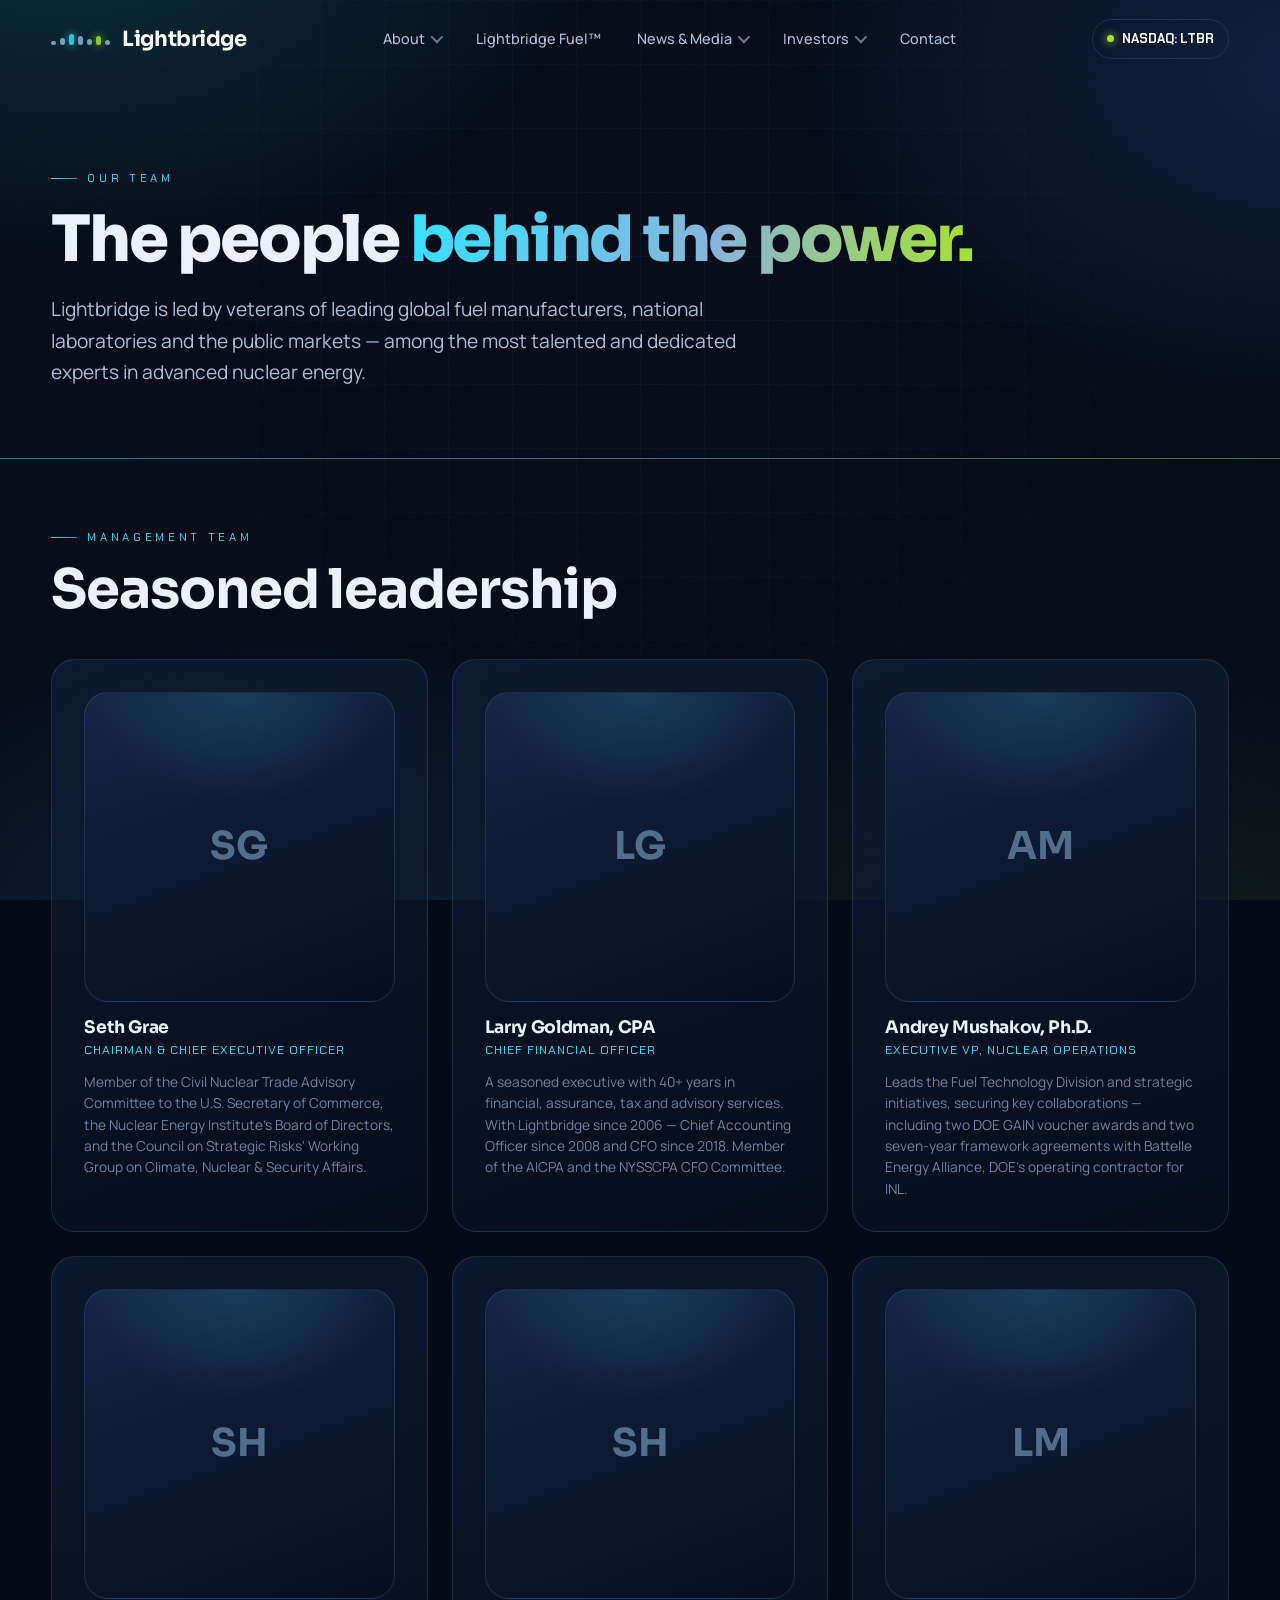
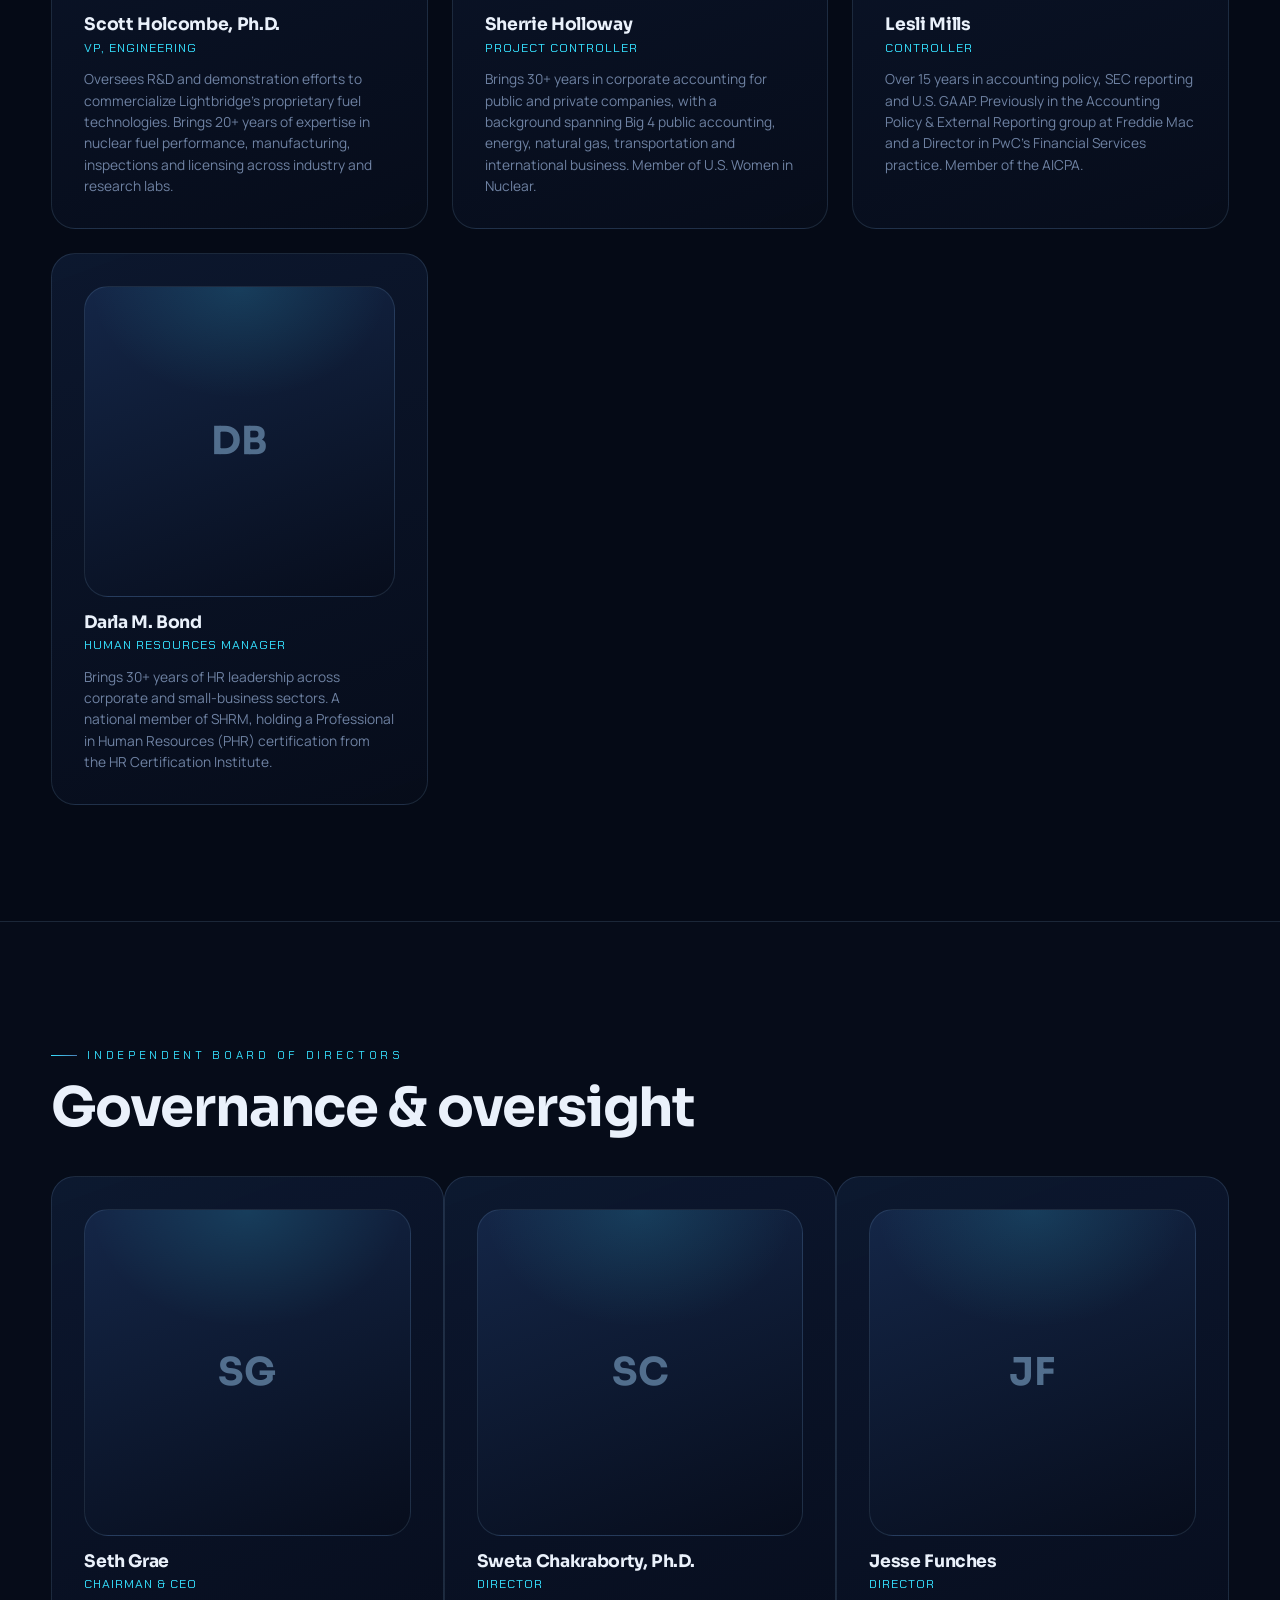
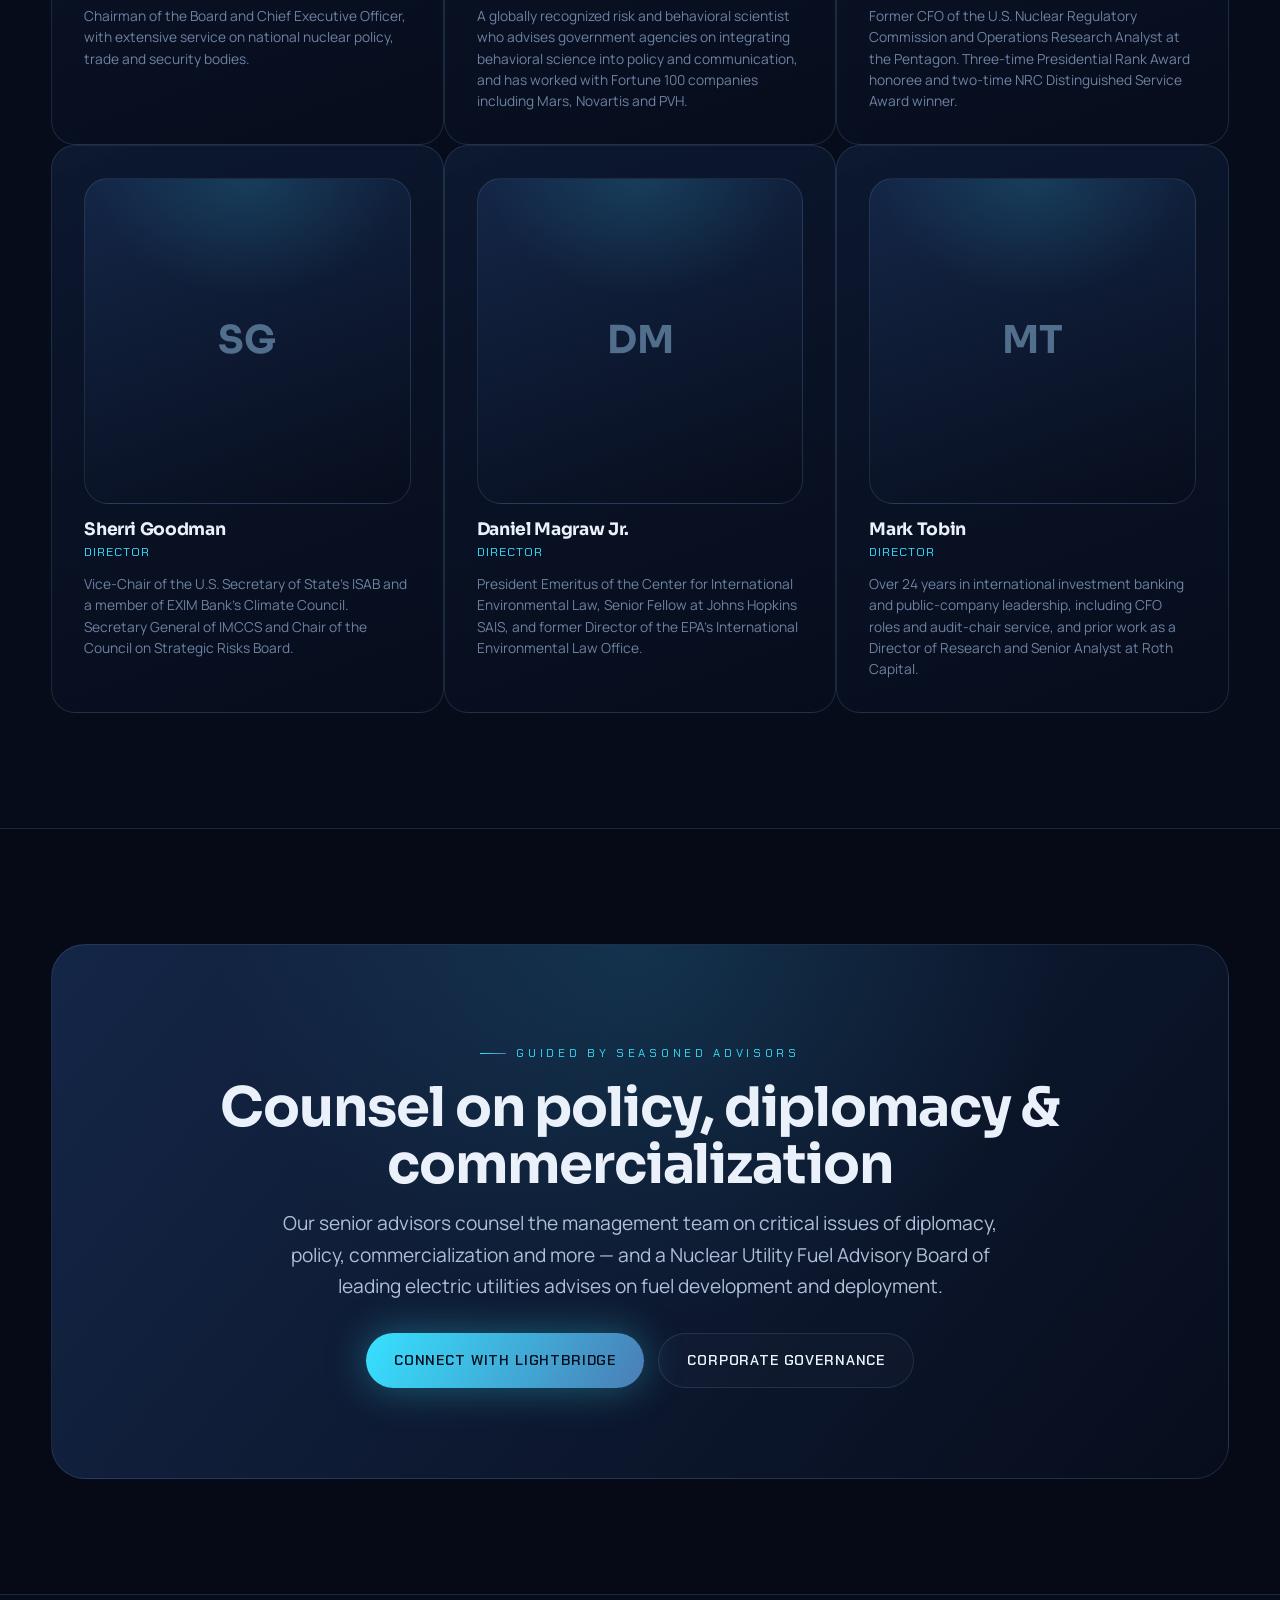
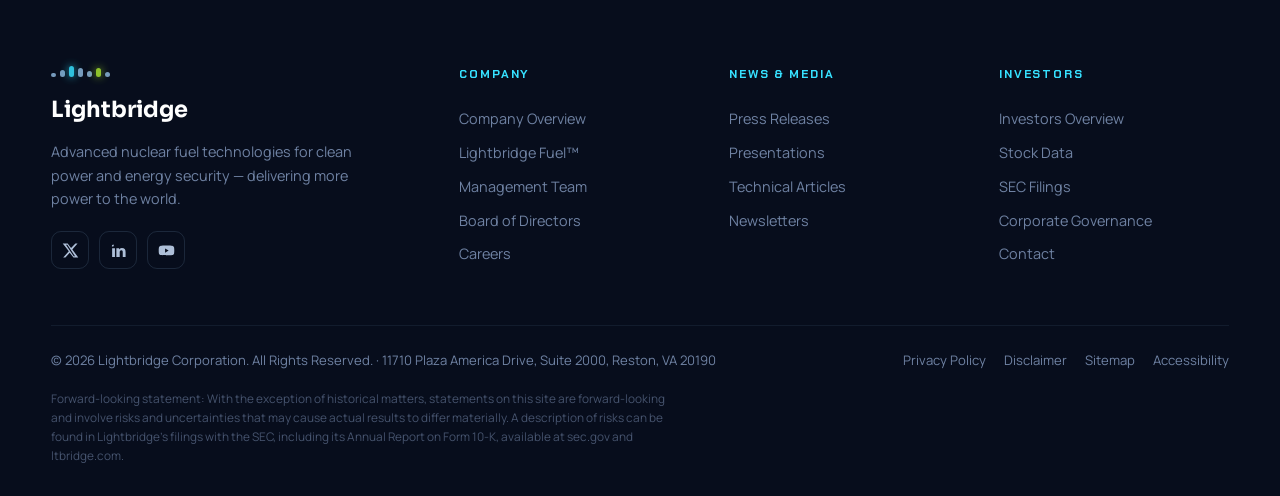
<file: leadership.html>
<!DOCTYPE html>
<html lang="en">
<head>
<meta charset="UTF-8">
<meta name="viewport" content="width=device-width, initial-scale=1.0">
<title>Leadership — Management &amp; Board | Lightbridge Corporation (LTBR)</title>
<meta name="description" content="Meet the seasoned leadership team, independent board of directors and senior advisors guiding Lightbridge Corporation.">
<link rel="stylesheet" href="assets/css/style.css">
</head>
<body>
<div class="bg-atmos"></div><div class="grain"></div>

<header class="site-header">
  <div class="shell nav">
    <a class="brand" href="index.html"><span class="mark"><span class="dots"><span></span><span></span><span></span><span></span><span></span><span></span><span></span></span></span><span class="word">Lightbridge</span></a>
    <nav><ul class="menu">
      <li class="active has"><span>About <i class="caret"></i></span><div class="dropdown"><a href="about.html">Company Overview</a><a href="leadership.html">Management Team</a><a href="leadership.html#board">Board of Directors</a><a href="leadership.html#advisors">Senior Advisors</a><a href="contact.html#careers">Careers</a></div></li>
      <li><a href="lightbridge-fuel.html">Lightbridge&nbsp;Fuel™</a></li>
      <li class="has"><span>News &amp; Media <i class="caret"></i></span><div class="dropdown"><a href="news-media.html">Press Releases</a><a href="news-media.html#presentations">Presentations</a><a href="news-media.html#technical">Technical Articles</a><a href="news-media.html#newsletters">Newsletters</a><a href="https://www.youtube.com/@lightbridgecorporation" target="_blank" rel="noopener">Videos</a></div></li>
      <li class="has"><span>Investors <i class="caret"></i></span><div class="dropdown"><a href="investors.html">Investors Overview</a><a href="investors.html#news-events">News &amp; Events</a><a href="investors.html#company-info">Company Information</a><a href="investors.html#financials">Financial Information</a><a href="investors.html#stock">Stock Data</a><a href="investors.html#sec">SEC Filings</a><a href="investors.html#faq">FAQ</a><a href="investors.html#governance">Corporate Governance</a></div></li>
      <li><a href="contact.html">Contact</a></li>
    </ul></nav>
    <div class="nav-cta"><a class="ticker-pill" href="investors.html#stock"><span class="dot"></span> <b>NASDAQ: LTBR</b></a><button class="burger" aria-label="Menu"><span></span><span></span><span></span></button></div>
  </div>
</header>
<div class="drawer"><div class="sub">Company</div><a href="about.html">About</a><a href="lightbridge-fuel.html">Lightbridge Fuel™</a><a href="leadership.html">Leadership</a><div class="sub">News &amp; Investors</div><a href="news-media.html">News &amp; Media</a><a href="investors.html">Investors</a><a href="contact.html">Contact</a></div>

<section class="page-hero">
  <div class="shell">
    <span class="eyebrow reveal">Our Team</span>
    <h1 class="reveal" data-d="1">The people <span class="grad-text">behind the power.</span></h1>
    <p class="lead reveal" data-d="2">Lightbridge is led by veterans of leading global fuel manufacturers, national laboratories and the public markets — among the most talented and dedicated experts in advanced nuclear energy.</p>
  </div>
  <div class="glowline"></div>
</section>

<!-- MANAGEMENT -->
<section class="section" style="padding-top:60px" id="management">
  <div class="shell">
    <div class="reveal" style="margin-bottom:40px"><span class="eyebrow">Management Team</span><h2 class="h-lg" style="margin-top:14px">Seasoned leadership</h2></div>
    <div class="grid g-3">
      <div class="person card reveal"><div class="ph"><span class="init">SG</span></div><h4>Seth Grae</h4><div class="role">Chairman &amp; Chief Executive Officer</div><p>Member of the Civil Nuclear Trade Advisory Committee to the U.S. Secretary of Commerce, the Nuclear Energy Institute's Board of Directors, and the Council on Strategic Risks' Working Group on Climate, Nuclear &amp; Security Affairs.</p></div>
      <div class="person card reveal" data-d="1"><div class="ph"><span class="init">LG</span></div><h4>Larry Goldman, CPA</h4><div class="role">Chief Financial Officer</div><p>A seasoned executive with 40+ years in financial, assurance, tax and advisory services. With Lightbridge since 2006 — Chief Accounting Officer since 2008 and CFO since 2018. Member of the AICPA and the NYSSCPA CFO Committee.</p></div>
      <div class="person card reveal" data-d="2"><div class="ph"><span class="init">AM</span></div><h4>Andrey Mushakov, Ph.D.</h4><div class="role">Executive VP, Nuclear Operations</div><p>Leads the Fuel Technology Division and strategic initiatives, securing key collaborations — including two DOE GAIN voucher awards and two seven-year framework agreements with Battelle Energy Alliance, DOE's operating contractor for INL.</p></div>
      <div class="person card reveal"><div class="ph"><span class="init">SH</span></div><h4>Scott Holcombe, Ph.D.</h4><div class="role">VP, Engineering</div><p>Oversees R&amp;D and demonstration efforts to commercialize Lightbridge's proprietary fuel technologies. Brings 20+ years of expertise in nuclear fuel performance, manufacturing, inspections and licensing across industry and research labs.</p></div>
      <div class="person card reveal" data-d="1"><div class="ph"><span class="init">SH</span></div><h4>Sherrie Holloway</h4><div class="role">Project Controller</div><p>Brings 30+ years in corporate accounting for public and private companies, with a background spanning Big 4 public accounting, energy, natural gas, transportation and international business. Member of U.S. Women in Nuclear.</p></div>
      <div class="person card reveal" data-d="2"><div class="ph"><span class="init">LM</span></div><h4>Lesli Mills</h4><div class="role">Controller</div><p>Over 15 years in accounting policy, SEC reporting and U.S. GAAP. Previously in the Accounting Policy &amp; External Reporting group at Freddie Mac and a Director in PwC's Financial Services practice. Member of the AICPA.</p></div>
      <div class="person card reveal"><div class="ph"><span class="init">DB</span></div><h4>Darla M. Bond</h4><div class="role">Human Resources Manager</div><p>Brings 30+ years of HR leadership across corporate and small-business sectors. A national member of SHRM, holding a Professional in Human Resources (PHR) certification from the HR Certification Institute.</p></div>
    </div>
  </div>
</section>

<!-- BOARD -->
<section class="section statband" id="board">
  <div class="shell">
    <div class="reveal" style="margin-bottom:40px"><span class="eyebrow">Independent Board of Directors</span><h2 class="h-lg" style="margin-top:14px">Governance &amp; oversight</h2></div>
    <div class="grid g-3">
      <div class="person card reveal"><div class="ph"><span class="init">SG</span></div><h4>Seth Grae</h4><div class="role">Chairman &amp; CEO</div><p>Chairman of the Board and Chief Executive Officer, with extensive service on national nuclear policy, trade and security bodies.</p></div>
      <div class="person card reveal" data-d="1"><div class="ph"><span class="init">SC</span></div><h4>Sweta Chakraborty, Ph.D.</h4><div class="role">Director</div><p>A globally recognized risk and behavioral scientist who advises government agencies on integrating behavioral science into policy and communication, and has worked with Fortune 100 companies including Mars, Novartis and PVH.</p></div>
      <div class="person card reveal" data-d="2"><div class="ph"><span class="init">JF</span></div><h4>Jesse Funches</h4><div class="role">Director</div><p>Former CFO of the U.S. Nuclear Regulatory Commission and Operations Research Analyst at the Pentagon. Three-time Presidential Rank Award honoree and two-time NRC Distinguished Service Award winner.</p></div>
      <div class="person card reveal"><div class="ph"><span class="init">SG</span></div><h4>Sherri Goodman</h4><div class="role">Director</div><p>Vice-Chair of the U.S. Secretary of State's ISAB and a member of EXIM Bank's Climate Council. Secretary General of IMCCS and Chair of the Council on Strategic Risks Board.</p></div>
      <div class="person card reveal" data-d="1"><div class="ph"><span class="init">DM</span></div><h4>Daniel Magraw Jr.</h4><div class="role">Director</div><p>President Emeritus of the Center for International Environmental Law, Senior Fellow at Johns Hopkins SAIS, and former Director of the EPA's International Environmental Law Office.</p></div>
      <div class="person card reveal" data-d="2"><div class="ph"><span class="init">MT</span></div><h4>Mark Tobin</h4><div class="role">Director</div><p>Over 24 years in international investment banking and public-company leadership, including CFO roles and audit-chair service, and prior work as a Director of Research and Senior Analyst at Roth Capital.</p></div>
    </div>
  </div>
</section>

<!-- ADVISORS -->
<section class="section" id="advisors">
  <div class="shell">
    <div class="cta-band reveal">
      <span class="eyebrow" style="justify-content:center">Guided by seasoned advisors</span>
      <h2 class="h-lg" style="margin:16px 0 14px">Counsel on policy, diplomacy &amp; commercialization</h2>
      <p class="lead center" style="margin-inline:auto">Our senior advisors counsel the management team on critical issues of diplomacy, policy, commercialization and more — and a Nuclear Utility Fuel Advisory Board of leading electric utilities advises on fuel development and deployment.</p>
      <div style="display:flex;gap:14px;justify-content:center;flex-wrap:wrap;margin-top:30px">
        <a class="btn btn-primary" href="contact.html">Connect with Lightbridge</a>
        <a class="btn btn-ghost" href="investors.html#governance">Corporate governance</a>
      </div>
    </div>
  </div>
</section>

<footer class="site-footer">
  <div class="shell">
    <div class="foot-grid">
      <div class="foot-brand">
        <span class="brand"><span class="mark"><span class="dots"><span></span><span></span><span></span><span></span><span></span><span></span><span></span></span></span></span>
        <div class="word">Lightbridge</div>
        <p>Advanced nuclear fuel technologies for clean power and energy security — delivering more power to the world.</p>
        <div class="foot-social">
          <a href="https://twitter.com/LightbridgeCorp" target="_blank" rel="noopener" aria-label="X"><svg viewBox="0 0 24 24" fill="currentColor"><path d="M18.9 2H22l-7.4 8.5L23 22h-6.8l-5.3-7-6.1 7H1.7l7.9-9L1 2h7l4.8 6.3L18.9 2zm-2.4 18h1.9L7.6 4H5.6l10.9 16z"/></svg></a>
          <a href="https://www.linkedin.com/company/ltbridge" target="_blank" rel="noopener" aria-label="LinkedIn"><svg viewBox="0 0 24 24" fill="currentColor"><path d="M4.98 3.5A2.5 2.5 0 002.5 6 2.5 2.5 0 005 6 2.5 2.5 0 004.98 3.5zM3 8.98h4V21H3zM9 8.98h3.8v1.64h.05c.53-1 1.83-2.05 3.76-2.05C20.6 8.57 22 10.78 22 14.2V21h-4v-6c0-1.43-.03-3.27-2-3.27-2 0-2.3 1.56-2.3 3.17V21H9z"/></svg></a>
          <a href="https://www.youtube.com/@lightbridgecorporation" target="_blank" rel="noopener" aria-label="YouTube"><svg viewBox="0 0 24 24" fill="currentColor"><path d="M23 12s0-3.2-.4-4.7c-.2-.9-.9-1.6-1.8-1.8C19.2 5 12 5 12 5s-7.2 0-8.8.5c-.9.2-1.6.9-1.8 1.8C1 8.8 1 12 1 12s0 3.2.4 4.7c.2.9.9 1.6 1.8 1.8C4.8 19 12 19 12 19s7.2 0 8.8-.5c.9-.2 1.6-.9 1.8-1.8.4-1.5.4-4.7.4-4.7zM10 15V9l5 3-5 3z"/></svg></a>
        </div>
      </div>
      <div><h5>Company</h5><a href="about.html">Company Overview</a><a href="lightbridge-fuel.html">Lightbridge Fuel™</a><a href="leadership.html">Management Team</a><a href="leadership.html#board">Board of Directors</a><a href="contact.html#careers">Careers</a></div>
      <div><h5>News &amp; Media</h5><a href="news-media.html">Press Releases</a><a href="news-media.html#presentations">Presentations</a><a href="news-media.html#technical">Technical Articles</a><a href="news-media.html#newsletters">Newsletters</a></div>
      <div><h5>Investors</h5><a href="investors.html">Investors Overview</a><a href="investors.html#stock">Stock Data</a><a href="investors.html#sec">SEC Filings</a><a href="investors.html#governance">Corporate Governance</a><a href="contact.html">Contact</a></div>
    </div>
    <div class="foot-bottom">
      <span>© 2026 Lightbridge Corporation. All Rights Reserved. · 11710 Plaza America Drive, Suite 2000, Reston, VA 20190</span>
      <span style="display:flex;gap:18px;flex-wrap:wrap"><a href="#">Privacy Policy</a><a href="#">Disclaimer</a><a href="#">Sitemap</a><a href="#">Accessibility</a></span>
    </div>
    <p class="disclaimer">Forward-looking statement: With the exception of historical matters, statements on this site are forward-looking and involve risks and uncertainties that may cause actual results to differ materially. A description of risks can be found in Lightbridge's filings with the SEC, including its Annual Report on Form 10-K, available at sec.gov and ltbridge.com.</p>
  </div>
</footer>
<script src="assets/js/main.js"></script>
</body>
</html>
</file>
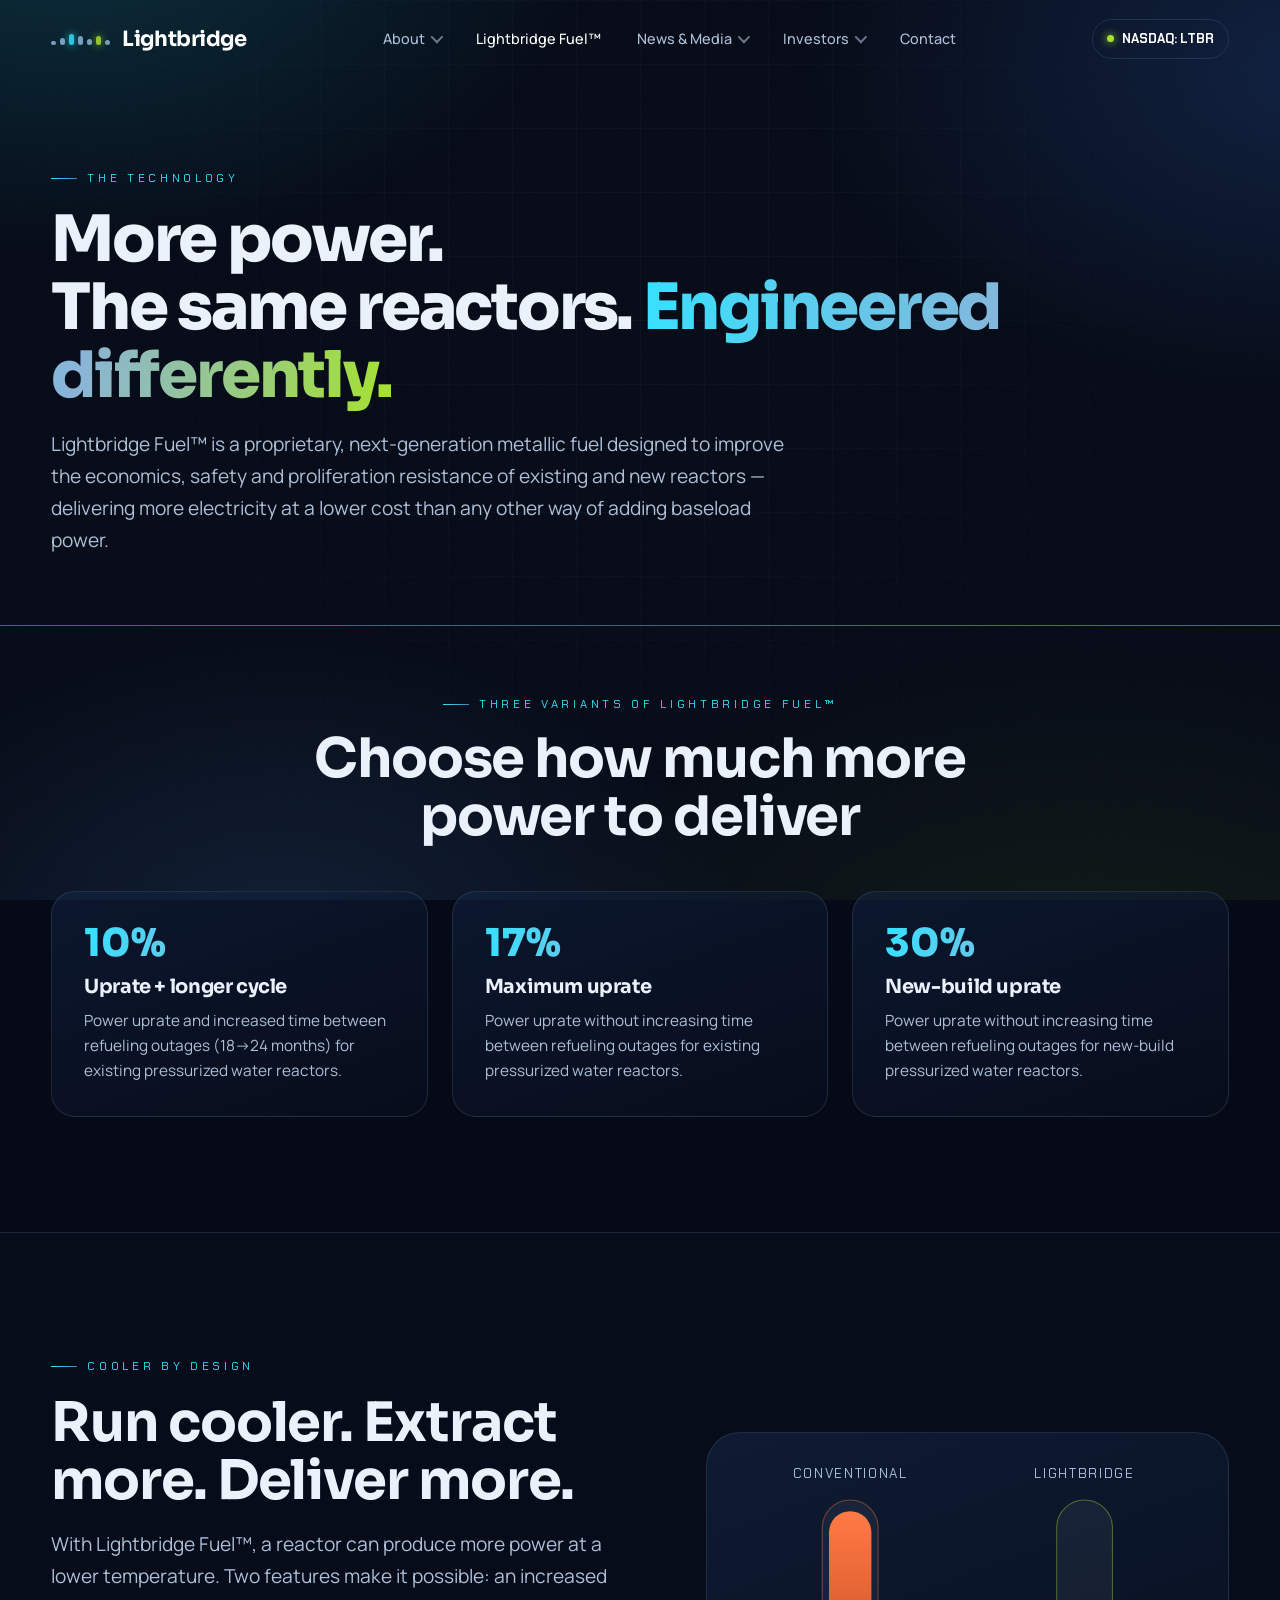
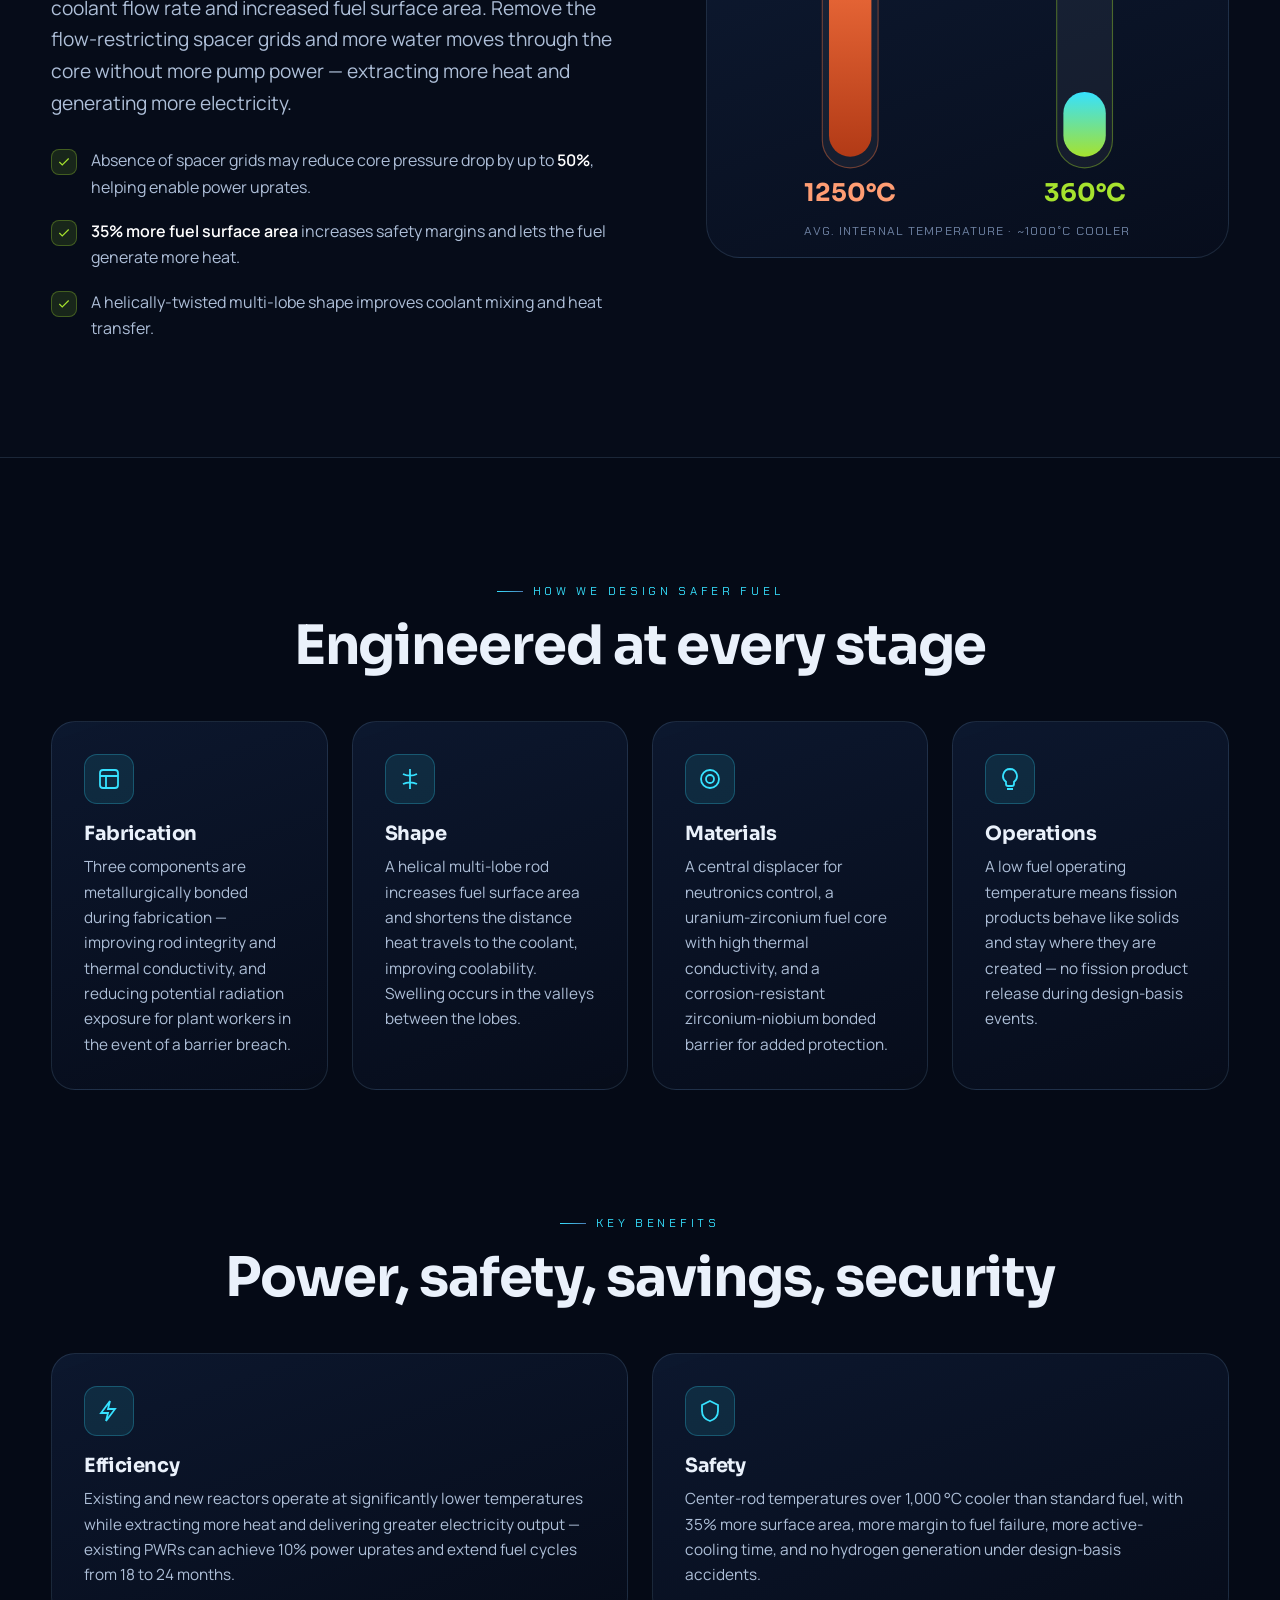
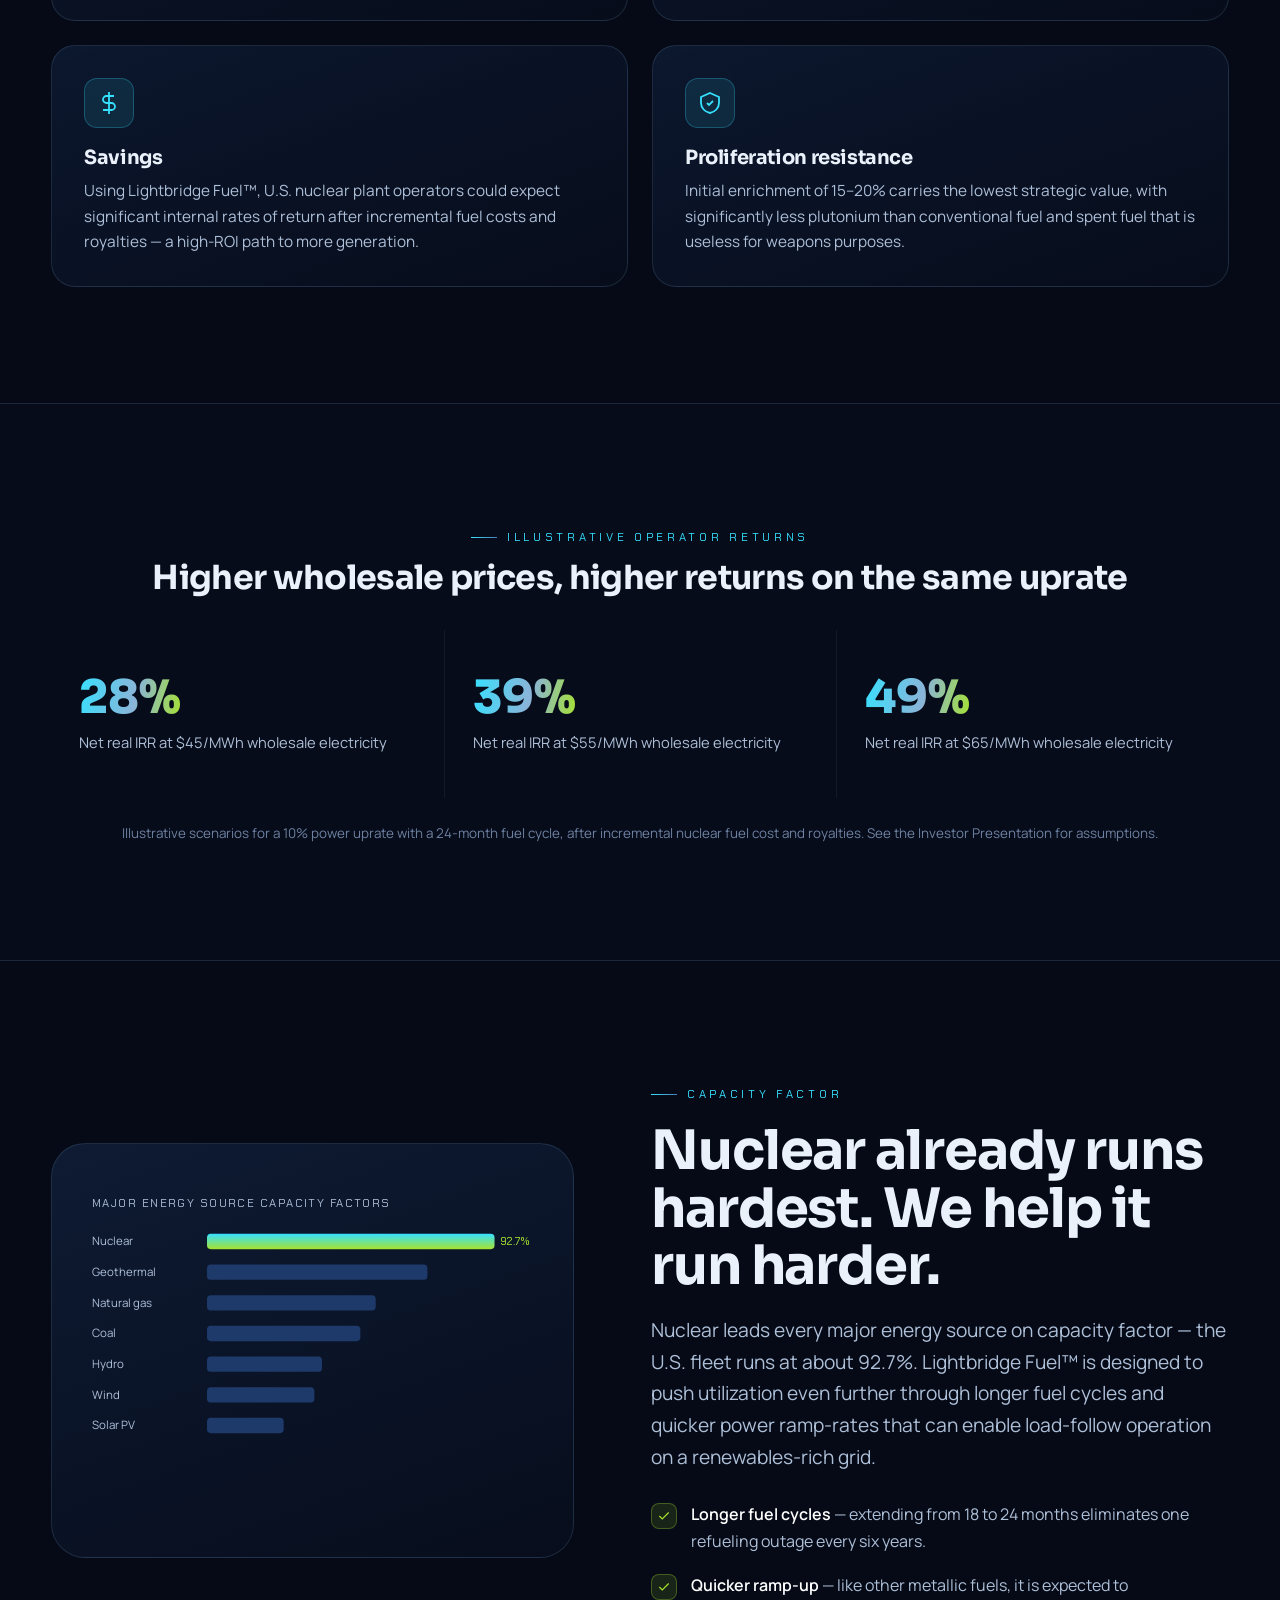
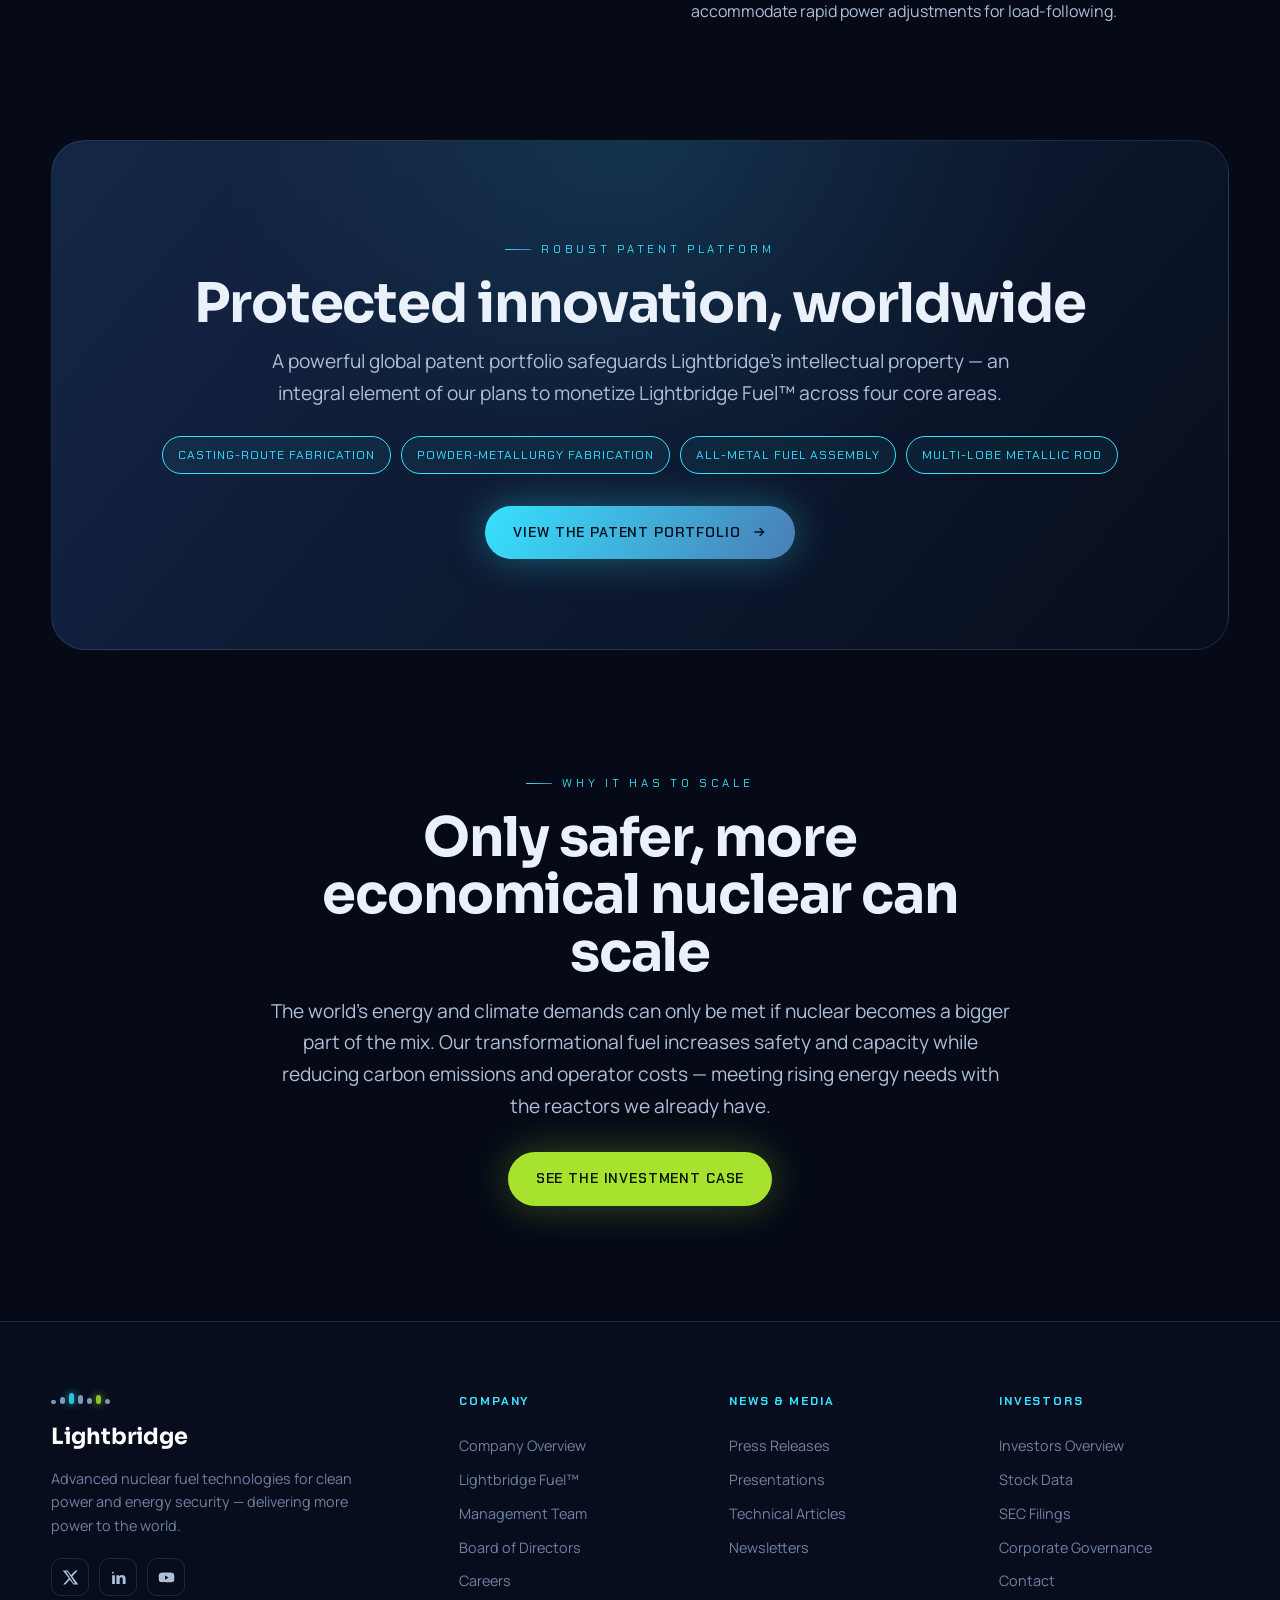
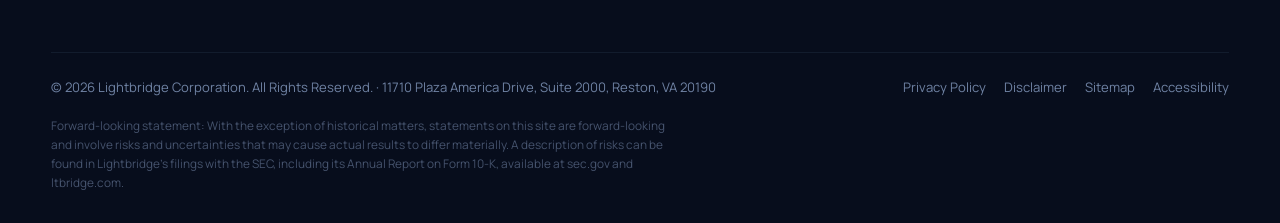
<file: lightbridge-fuel.html>
<!DOCTYPE html>
<html lang="en">
<head>
<meta charset="UTF-8">
<meta name="viewport" content="width=device-width, initial-scale=1.0">
<title>Lightbridge Fuel™ — More Power, Safely | Lightbridge Corporation (LTBR)</title>
<meta name="description" content="Lightbridge Fuel™ is a next-generation metallic nuclear fuel engineered to deliver more power — safer, cleaner and more economical energy for current and future reactors.">
<link rel="stylesheet" href="assets/css/style.css">
</head>
<body>
<div class="bg-atmos"></div><div class="grain"></div>

<header class="site-header">
  <div class="shell nav">
    <a class="brand" href="index.html"><span class="mark"><span class="dots"><span></span><span></span><span></span><span></span><span></span><span></span><span></span></span></span><span class="word">Lightbridge</span></a>
    <nav><ul class="menu">
      <li class="has"><span>About <i class="caret"></i></span><div class="dropdown"><a href="about.html">Company Overview</a><a href="leadership.html">Management Team</a><a href="leadership.html#board">Board of Directors</a><a href="leadership.html#advisors">Senior Advisors</a><a href="contact.html#careers">Careers</a></div></li>
      <li class="active"><a href="lightbridge-fuel.html">Lightbridge&nbsp;Fuel™</a></li>
      <li class="has"><span>News &amp; Media <i class="caret"></i></span><div class="dropdown"><a href="news-media.html">Press Releases</a><a href="news-media.html#presentations">Presentations</a><a href="news-media.html#technical">Technical Articles</a><a href="news-media.html#newsletters">Newsletters</a><a href="https://www.youtube.com/@lightbridgecorporation" target="_blank" rel="noopener">Videos</a></div></li>
      <li class="has"><span>Investors <i class="caret"></i></span><div class="dropdown"><a href="investors.html">Investors Overview</a><a href="investors.html#news-events">News &amp; Events</a><a href="investors.html#company-info">Company Information</a><a href="investors.html#financials">Financial Information</a><a href="investors.html#stock">Stock Data</a><a href="investors.html#sec">SEC Filings</a><a href="investors.html#faq">FAQ</a><a href="investors.html#governance">Corporate Governance</a></div></li>
      <li><a href="contact.html">Contact</a></li>
    </ul></nav>
    <div class="nav-cta"><a class="ticker-pill" href="investors.html#stock"><span class="dot"></span> <b>NASDAQ: LTBR</b></a><button class="burger" aria-label="Menu"><span></span><span></span><span></span></button></div>
  </div>
</header>
<div class="drawer"><div class="sub">Company</div><a href="about.html">About</a><a href="lightbridge-fuel.html">Lightbridge Fuel™</a><a href="leadership.html">Leadership</a><div class="sub">News &amp; Investors</div><a href="news-media.html">News &amp; Media</a><a href="investors.html">Investors</a><a href="contact.html">Contact</a></div>

<!-- PAGE HERO -->
<section class="page-hero">
  <div class="shell">
    <span class="eyebrow reveal">The Technology</span>
    <h1 class="reveal" data-d="1">More power.<br>The same reactors. <span class="grad-text">Engineered differently.</span></h1>
    <p class="lead reveal" data-d="2">Lightbridge Fuel™ is a proprietary, next-generation metallic fuel designed to improve the economics, safety and proliferation resistance of existing and new reactors — delivering more electricity at a lower cost than any other way of adding baseload power.</p>
  </div>
  <div class="glowline"></div>
</section>

<!-- VARIANTS -->
<section class="section" style="padding-top:60px">
  <div class="shell">
    <div class="center reveal" style="max-width:680px;margin-inline:auto;margin-bottom:46px">
      <span class="eyebrow">Three variants of Lightbridge Fuel™</span>
      <h2 class="h-lg" style="margin-top:16px">Choose how much more power to deliver</h2>
    </div>
    <div class="grid g-3">
      <div class="card reveal"><div class="kpi">10%</div><h3 style="margin-top:14px">Uprate + longer cycle</h3><p>Power uprate and increased time between refueling outages (18→24 months) for existing pressurized water reactors.</p></div>
      <div class="card reveal" data-d="1"><div class="kpi">17%</div><h3 style="margin-top:14px">Maximum uprate</h3><p>Power uprate without increasing time between refueling outages for existing pressurized water reactors.</p></div>
      <div class="card reveal" data-d="2"><div class="kpi">30%</div><h3 style="margin-top:14px">New-build uprate</h3><p>Power uprate without increasing time between refueling outages for new-build pressurized water reactors.</p></div>
    </div>
  </div>
</section>

<!-- WHY COOLER = MORE -->
<section class="section statband">
  <div class="shell">
    <div class="feature">
      <div class="reveal">
        <span class="eyebrow">Cooler by design</span>
        <h2 class="h-lg" style="margin:18px 0 20px">Run cooler. Extract more. Deliver more.</h2>
        <p class="lead">With Lightbridge Fuel™, a reactor can produce more power at a lower temperature. Two features make it possible: an increased coolant flow rate and increased fuel surface area. Remove the flow-restricting spacer grids and more water moves through the core without more pump power — extracting more heat and generating more electricity.</p>
        <ul class="bullets">
          <li><span class="b-ico"><svg viewBox="0 0 24 24" fill="none" stroke="currentColor" stroke-width="2"><path d="M20 6L9 17l-5-5"/></svg></span><span>Absence of spacer grids may reduce core pressure drop by up to <b>50%</b>, helping enable power uprates.</span></li>
          <li><span class="b-ico"><svg viewBox="0 0 24 24" fill="none" stroke="currentColor" stroke-width="2"><path d="M20 6L9 17l-5-5"/></svg></span><span><b>35% more fuel surface area</b> increases safety margins and lets the fuel generate more heat.</span></li>
          <li><span class="b-ico"><svg viewBox="0 0 24 24" fill="none" stroke="currentColor" stroke-width="2"><path d="M20 6L9 17l-5-5"/></svg></span><span>A helically-twisted multi-lobe shape improves coolant mixing and heat transfer.</span></li>
        </ul>
      </div>
      <!-- thermometer / temperature comparison -->
      <div class="visual reveal" data-d="1" style="display:grid;place-items:center;min-height:420px">
        <svg viewBox="0 0 420 380" style="width:90%">
          <defs><linearGradient id="hot" x1="0" y1="0" x2="0" y2="1"><stop offset="0" stop-color="#ff7a45"/><stop offset="1" stop-color="#b23a16"/></linearGradient>
          <linearGradient id="cool" x1="0" y1="0" x2="0" y2="1"><stop offset="0" stop-color="#36E1FF"/><stop offset="1" stop-color="#A6E22E"/></linearGradient></defs>
          <text x="105" y="40" fill="#AEBFD8" font-family="Chakra Petch" font-size="12" letter-spacing="1.5" text-anchor="middle">CONVENTIONAL</text>
          <rect x="80" y="60" width="50" height="240" rx="25" fill="rgba(255,255,255,.05)" stroke="rgba(255,122,69,.4)"/>
          <rect x="86" y="70" width="38" height="220" rx="19" fill="url(#hot)"/>
          <text x="105" y="330" fill="#ff9d73" font-family="Sora" font-weight="700" font-size="22" text-anchor="middle">1250°C</text>
          <text x="315" y="40" fill="#AEBFD8" font-family="Chakra Petch" font-size="12" letter-spacing="1.5" text-anchor="middle">LIGHTBRIDGE</text>
          <rect x="290" y="60" width="50" height="240" rx="25" fill="rgba(255,255,255,.05)" stroke="rgba(166,226,46,.4)"/>
          <rect x="296" y="232" width="38" height="58" rx="19" fill="url(#cool)"/>
          <text x="315" y="330" fill="#A6E22E" font-family="Sora" font-weight="700" font-size="22" text-anchor="middle">360°C</text>
          <text x="210" y="360" fill="#6F82A3" font-family="Chakra Petch" font-size="11" letter-spacing="1" text-anchor="middle">AVG. INTERNAL TEMPERATURE · ~1000°C COOLER</text>
        </svg>
      </div>
    </div>
  </div>
</section>

<!-- HOW WE DESIGN -->
<section class="section">
  <div class="shell">
    <div class="center reveal" style="max-width:700px;margin-inline:auto;margin-bottom:46px">
      <span class="eyebrow">How we design safer fuel</span>
      <h2 class="h-lg" style="margin-top:16px">Engineered at every stage</h2>
    </div>
    <div class="grid g-4">
      <div class="card reveal">
        <div class="ico"><svg viewBox="0 0 24 24" fill="none" stroke="currentColor" stroke-width="1.8"><rect x="3" y="3" width="18" height="18" rx="3"/><path d="M3 9h18M9 21V9"/></svg></div>
        <h3>Fabrication</h3><p>Three components are metallurgically bonded during fabrication — improving rod integrity and thermal conductivity, and reducing potential radiation exposure for plant workers in the event of a barrier breach.</p>
      </div>
      <div class="card reveal" data-d="1">
        <div class="ico"><svg viewBox="0 0 24 24" fill="none" stroke="currentColor" stroke-width="1.8"><path d="M12 2v20M5 7c4 2 10 2 14 0M5 17c4-2 10-2 14 0"/></svg></div>
        <h3>Shape</h3><p>A helical multi-lobe rod increases fuel surface area and shortens the distance heat travels to the coolant, improving coolability. Swelling occurs in the valleys between the lobes.</p>
      </div>
      <div class="card reveal" data-d="2">
        <div class="ico"><svg viewBox="0 0 24 24" fill="none" stroke="currentColor" stroke-width="1.8"><circle cx="12" cy="12" r="9"/><circle cx="12" cy="12" r="4"/></svg></div>
        <h3>Materials</h3><p>A central displacer for neutronics control, a uranium-zirconium fuel core with high thermal conductivity, and a corrosion-resistant zirconium-niobium bonded barrier for added protection.</p>
      </div>
      <div class="card reveal" data-d="3">
        <div class="ico"><svg viewBox="0 0 24 24" fill="none" stroke="currentColor" stroke-width="1.8"><path d="M12 2a7 7 0 00-4 12.7V17a2 2 0 002 2h4a2 2 0 002-2v-2.3A7 7 0 0012 2z"/><path d="M9 22h6"/></svg></div>
        <h3>Operations</h3><p>A low fuel operating temperature means fission products behave like solids and stay where they are created — no fission product release during design-basis events.</p>
      </div>
    </div>
  </div>
</section>

<!-- KEY BENEFITS -->
<section class="section" style="padding-top:0">
  <div class="shell">
    <div class="center reveal" style="margin-bottom:46px"><span class="eyebrow">Key benefits</span><h2 class="h-lg" style="margin-top:16px">Power, safety, savings, security</h2></div>
    <div class="grid g-2">
      <div class="card reveal"><div class="ico"><svg viewBox="0 0 24 24" fill="none" stroke="currentColor" stroke-width="1.8"><path d="M13 2L4 14h7l-2 8 9-12h-7l2-8z"/></svg></div><h3>Efficiency</h3><p>Existing and new reactors operate at significantly lower temperatures while extracting more heat and delivering greater electricity output — existing PWRs can achieve 10% power uprates and extend fuel cycles from 18 to 24 months.</p></div>
      <div class="card reveal" data-d="1"><div class="ico"><svg viewBox="0 0 24 24" fill="none" stroke="currentColor" stroke-width="1.8"><path d="M12 2l8 4v6c0 5-3.4 8.4-8 10-4.6-1.6-8-5-8-10V6z"/></svg></div><h3>Safety</h3><p>Center-rod temperatures over 1,000&nbsp;°C cooler than standard fuel, with 35% more surface area, more margin to fuel failure, more active-cooling time, and no hydrogen generation under design-basis accidents.</p></div>
      <div class="card reveal" data-d="2"><div class="ico"><svg viewBox="0 0 24 24" fill="none" stroke="currentColor" stroke-width="1.8"><path d="M12 1v22M17 5H9.5a3.5 3.5 0 000 7h5a3.5 3.5 0 010 7H6"/></svg></div><h3>Savings</h3><p>Using Lightbridge Fuel™, U.S. nuclear plant operators could expect significant internal rates of return after incremental fuel costs and royalties — a high-ROI path to more generation.</p></div>
      <div class="card reveal" data-d="3"><div class="ico"><svg viewBox="0 0 24 24" fill="none" stroke="currentColor" stroke-width="1.8"><path d="M12 2l9 4v6c0 5-4 9-9 10-5-1-9-5-9-10V6z"/><path d="M9 12l2 2 4-4"/></svg></div><h3>Proliferation resistance</h3><p>Initial enrichment of 15–20% carries the lowest strategic value, with significantly less plutonium than conventional fuel and spent fuel that is useless for weapons purposes.</p></div>
    </div>
  </div>
</section>

<!-- IRR STRIP -->
<section class="section statband">
  <div class="shell">
    <div class="center reveal" style="margin-bottom:34px"><span class="eyebrow">Illustrative operator returns</span><h2 class="h-md" style="margin-top:14px">Higher wholesale prices, higher returns on the same uprate</h2></div>
    <div class="grid g-3 reveal">
      <div class="cell"><div class="num"><span data-count="30" data-suf="%">0</span></div><div class="lbl">Net real IRR at $45/MWh wholesale electricity</div></div>
      <div class="cell"><div class="num"><span data-count="41" data-suf="%">0</span></div><div class="lbl">Net real IRR at $55/MWh wholesale electricity</div></div>
      <div class="cell"><div class="num"><span data-count="52" data-suf="%">0</span></div><div class="lbl">Net real IRR at $65/MWh wholesale electricity</div></div>
    </div>
    <p class="muted center" style="margin-top:24px;font-size:.84rem">Illustrative scenarios for a 10% power uprate with a 24-month fuel cycle, after incremental nuclear fuel cost and royalties. See the Investor Presentation for assumptions.</p>
  </div>
</section>

<!-- CAPACITY -->
<section class="section">
  <div class="shell">
    <div class="feature rev">
      <div class="reveal">
        <span class="eyebrow">Capacity factor</span>
        <h2 class="h-lg" style="margin:18px 0 20px">Nuclear already runs hardest. We help it run harder.</h2>
        <p class="lead">Nuclear leads every major energy source on capacity factor — the U.S. fleet runs at about 92.7%. Lightbridge Fuel™ is designed to push utilization even further through longer fuel cycles and quicker power ramp-rates that can enable load-follow operation on a renewables-rich grid.</p>
        <ul class="bullets">
          <li><span class="b-ico"><svg viewBox="0 0 24 24" fill="none" stroke="currentColor" stroke-width="2"><path d="M20 6L9 17l-5-5"/></svg></span><span><b>Longer fuel cycles</b> — extending from 18 to 24 months eliminates one refueling outage every six years.</span></li>
          <li><span class="b-ico"><svg viewBox="0 0 24 24" fill="none" stroke="currentColor" stroke-width="2"><path d="M20 6L9 17l-5-5"/></svg></span><span><b>Quicker ramp-up</b> — like other metallic fuels, it is expected to accommodate rapid power adjustments for load-following.</span></li>
        </ul>
      </div>
      <div class="visual reveal" data-d="1" style="padding:40px;min-height:380px">
        <svg viewBox="0 0 460 340" style="width:100%">
          <text x="0" y="24" fill="#AEBFD8" font-family="Chakra Petch" font-size="12" letter-spacing="1.5">MAJOR ENERGY SOURCE CAPACITY FACTORS</text>
          <g font-family="Manrope" font-size="12" fill="#AEBFD8">
            <text x="0" y="64">Nuclear</text><rect x="120" y="52" width="300" height="16" rx="4" fill="url(#cool)"/><text x="426" y="64" fill="#A6E22E" font-family="Chakra Petch">92.7%</text>
            <text x="0" y="96">Geothermal</text><rect x="120" y="84" width="230" height="16" rx="4" fill="#1E3A6B"/>
            <text x="0" y="128">Natural gas</text><rect x="120" y="116" width="176" height="16" rx="4" fill="#1E3A6B"/>
            <text x="0" y="160">Coal</text><rect x="120" y="148" width="160" height="16" rx="4" fill="#1E3A6B"/>
            <text x="0" y="192">Hydro</text><rect x="120" y="180" width="120" height="16" rx="4" fill="#1E3A6B"/>
            <text x="0" y="224">Wind</text><rect x="120" y="212" width="112" height="16" rx="4" fill="#1E3A6B"/>
            <text x="0" y="256">Solar PV</text><rect x="120" y="244" width="80" height="16" rx="4" fill="#1E3A6B"/>
          </g>
          <defs><linearGradient id="cool" x1="0" y1="0" x2="1" y2="0"><stop offset="0" stop-color="#36E1FF"/><stop offset="1" stop-color="#A6E22E"/></linearGradient></defs>
        </svg>
      </div>
    </div>
  </div>
</section>

<!-- PATENT PLATFORM -->
<section class="section" style="padding-top:0">
  <div class="shell">
    <div class="cta-band reveal">
      <span class="eyebrow" style="justify-content:center">Robust patent platform</span>
      <h2 class="h-lg" style="margin:16px 0 14px">Protected innovation, worldwide</h2>
      <p class="lead center" style="margin-inline:auto">A powerful global patent portfolio safeguards Lightbridge's intellectual property — an integral element of our plans to monetize Lightbridge Fuel™ across four core areas.</p>
      <div class="chips" style="justify-content:center;margin-top:26px">
        <span class="chip on">Casting-route fabrication</span>
        <span class="chip on">Powder-metallurgy fabrication</span>
        <span class="chip on">All-metal fuel assembly</span>
        <span class="chip on">Multi-lobe metallic rod</span>
      </div>
      <div style="margin-top:32px"><a class="btn btn-primary" href="about.html#patents">View the patent portfolio
        <svg viewBox="0 0 24 24" fill="none" stroke="currentColor" stroke-width="2"><path d="M5 12h14M13 6l6 6-6 6"/></svg></a></div>
    </div>
  </div>
</section>

<!-- SCALE -->
<section class="section" style="padding-top:0">
  <div class="shell center reveal" style="max-width:760px;margin-inline:auto">
    <span class="eyebrow" style="justify-content:center">Why it has to scale</span>
    <h2 class="h-lg" style="margin:16px 0 14px">Only safer, more economical nuclear can scale</h2>
    <p class="lead center" style="margin-inline:auto">The world's energy and climate demands can only be met if nuclear becomes a bigger part of the mix. Our transformational fuel increases safety and capacity while reducing carbon emissions and operator costs — meeting rising energy needs with the reactors we already have.</p>
    <div style="margin-top:30px"><a class="btn btn-energy" href="investors.html">See the investment case</a></div>
  </div>
</section>

<!-- FOOTER -->
<footer class="site-footer">
  <div class="shell">
    <div class="foot-grid">
      <div class="foot-brand">
        <span class="brand"><span class="mark"><span class="dots"><span></span><span></span><span></span><span></span><span></span><span></span><span></span></span></span></span>
        <div class="word">Lightbridge</div>
        <p>Advanced nuclear fuel technologies for clean power and energy security — delivering more power to the world.</p>
        <div class="foot-social">
          <a href="https://twitter.com/LightbridgeCorp" target="_blank" rel="noopener" aria-label="X"><svg viewBox="0 0 24 24" fill="currentColor"><path d="M18.9 2H22l-7.4 8.5L23 22h-6.8l-5.3-7-6.1 7H1.7l7.9-9L1 2h7l4.8 6.3L18.9 2zm-2.4 18h1.9L7.6 4H5.6l10.9 16z"/></svg></a>
          <a href="https://www.linkedin.com/company/ltbridge" target="_blank" rel="noopener" aria-label="LinkedIn"><svg viewBox="0 0 24 24" fill="currentColor"><path d="M4.98 3.5A2.5 2.5 0 002.5 6 2.5 2.5 0 005 6 2.5 2.5 0 004.98 3.5zM3 8.98h4V21H3zM9 8.98h3.8v1.64h.05c.53-1 1.83-2.05 3.76-2.05C20.6 8.57 22 10.78 22 14.2V21h-4v-6c0-1.43-.03-3.27-2-3.27-2 0-2.3 1.56-2.3 3.17V21H9z"/></svg></a>
          <a href="https://www.youtube.com/@lightbridgecorporation" target="_blank" rel="noopener" aria-label="YouTube"><svg viewBox="0 0 24 24" fill="currentColor"><path d="M23 12s0-3.2-.4-4.7c-.2-.9-.9-1.6-1.8-1.8C19.2 5 12 5 12 5s-7.2 0-8.8.5c-.9.2-1.6.9-1.8 1.8C1 8.8 1 12 1 12s0 3.2.4 4.7c.2.9.9 1.6 1.8 1.8C4.8 19 12 19 12 19s7.2 0 8.8-.5c.9-.2 1.6-.9 1.8-1.8.4-1.5.4-4.7.4-4.7zM10 15V9l5 3-5 3z"/></svg></a>
        </div>
      </div>
      <div><h5>Company</h5><a href="about.html">Company Overview</a><a href="lightbridge-fuel.html">Lightbridge Fuel™</a><a href="leadership.html">Management Team</a><a href="leadership.html#board">Board of Directors</a><a href="contact.html#careers">Careers</a></div>
      <div><h5>News &amp; Media</h5><a href="news-media.html">Press Releases</a><a href="news-media.html#presentations">Presentations</a><a href="news-media.html#technical">Technical Articles</a><a href="news-media.html#newsletters">Newsletters</a></div>
      <div><h5>Investors</h5><a href="investors.html">Investors Overview</a><a href="investors.html#stock">Stock Data</a><a href="investors.html#sec">SEC Filings</a><a href="investors.html#governance">Corporate Governance</a><a href="contact.html">Contact</a></div>
    </div>
    <div class="foot-bottom">
      <span>© 2026 Lightbridge Corporation. All Rights Reserved. · 11710 Plaza America Drive, Suite 2000, Reston, VA 20190</span>
      <span style="display:flex;gap:18px;flex-wrap:wrap"><a href="#">Privacy Policy</a><a href="#">Disclaimer</a><a href="#">Sitemap</a><a href="#">Accessibility</a></span>
    </div>
    <p class="disclaimer">Forward-looking statement: With the exception of historical matters, statements on this site are forward-looking and involve risks and uncertainties that may cause actual results to differ materially. A description of risks can be found in Lightbridge's filings with the SEC, including its Annual Report on Form 10-K, available at sec.gov and ltbridge.com.</p>
  </div>
</footer>
<script src="assets/js/main.js"></script>
</body>
</html>
</file>
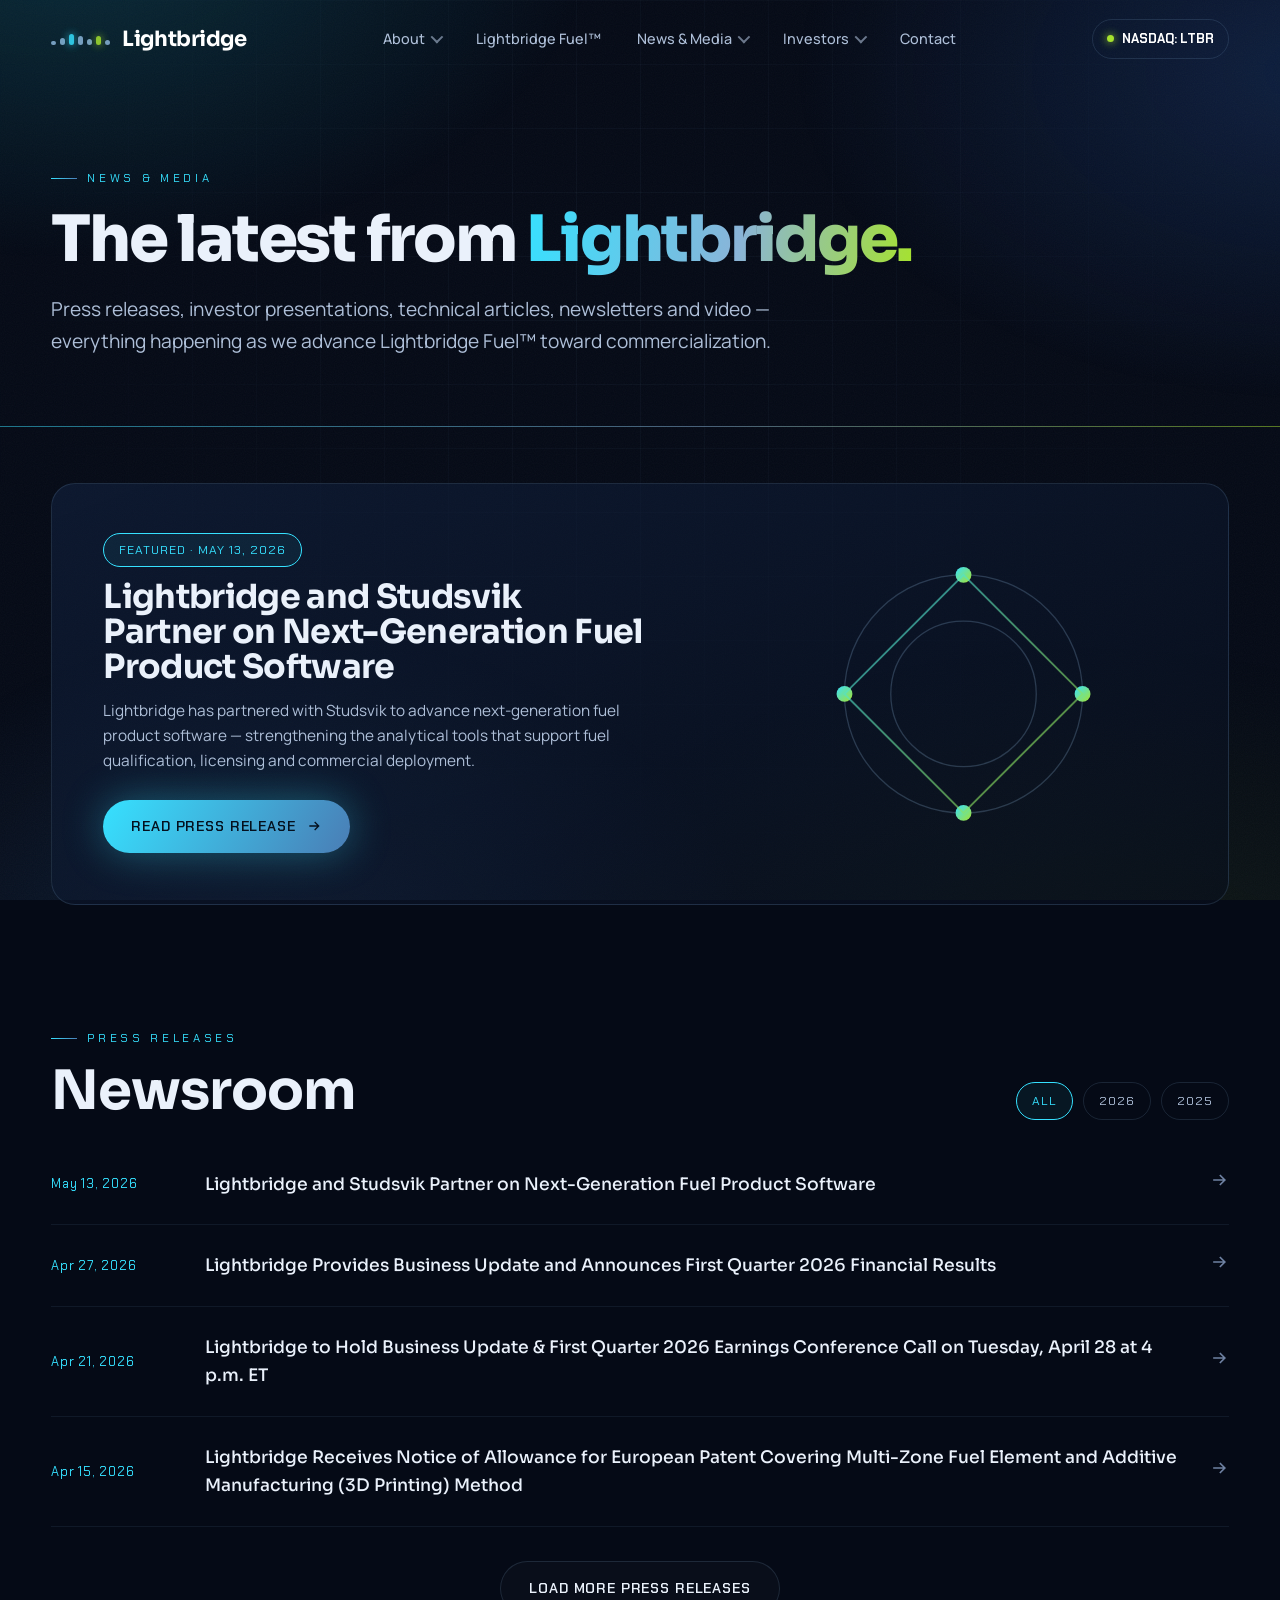
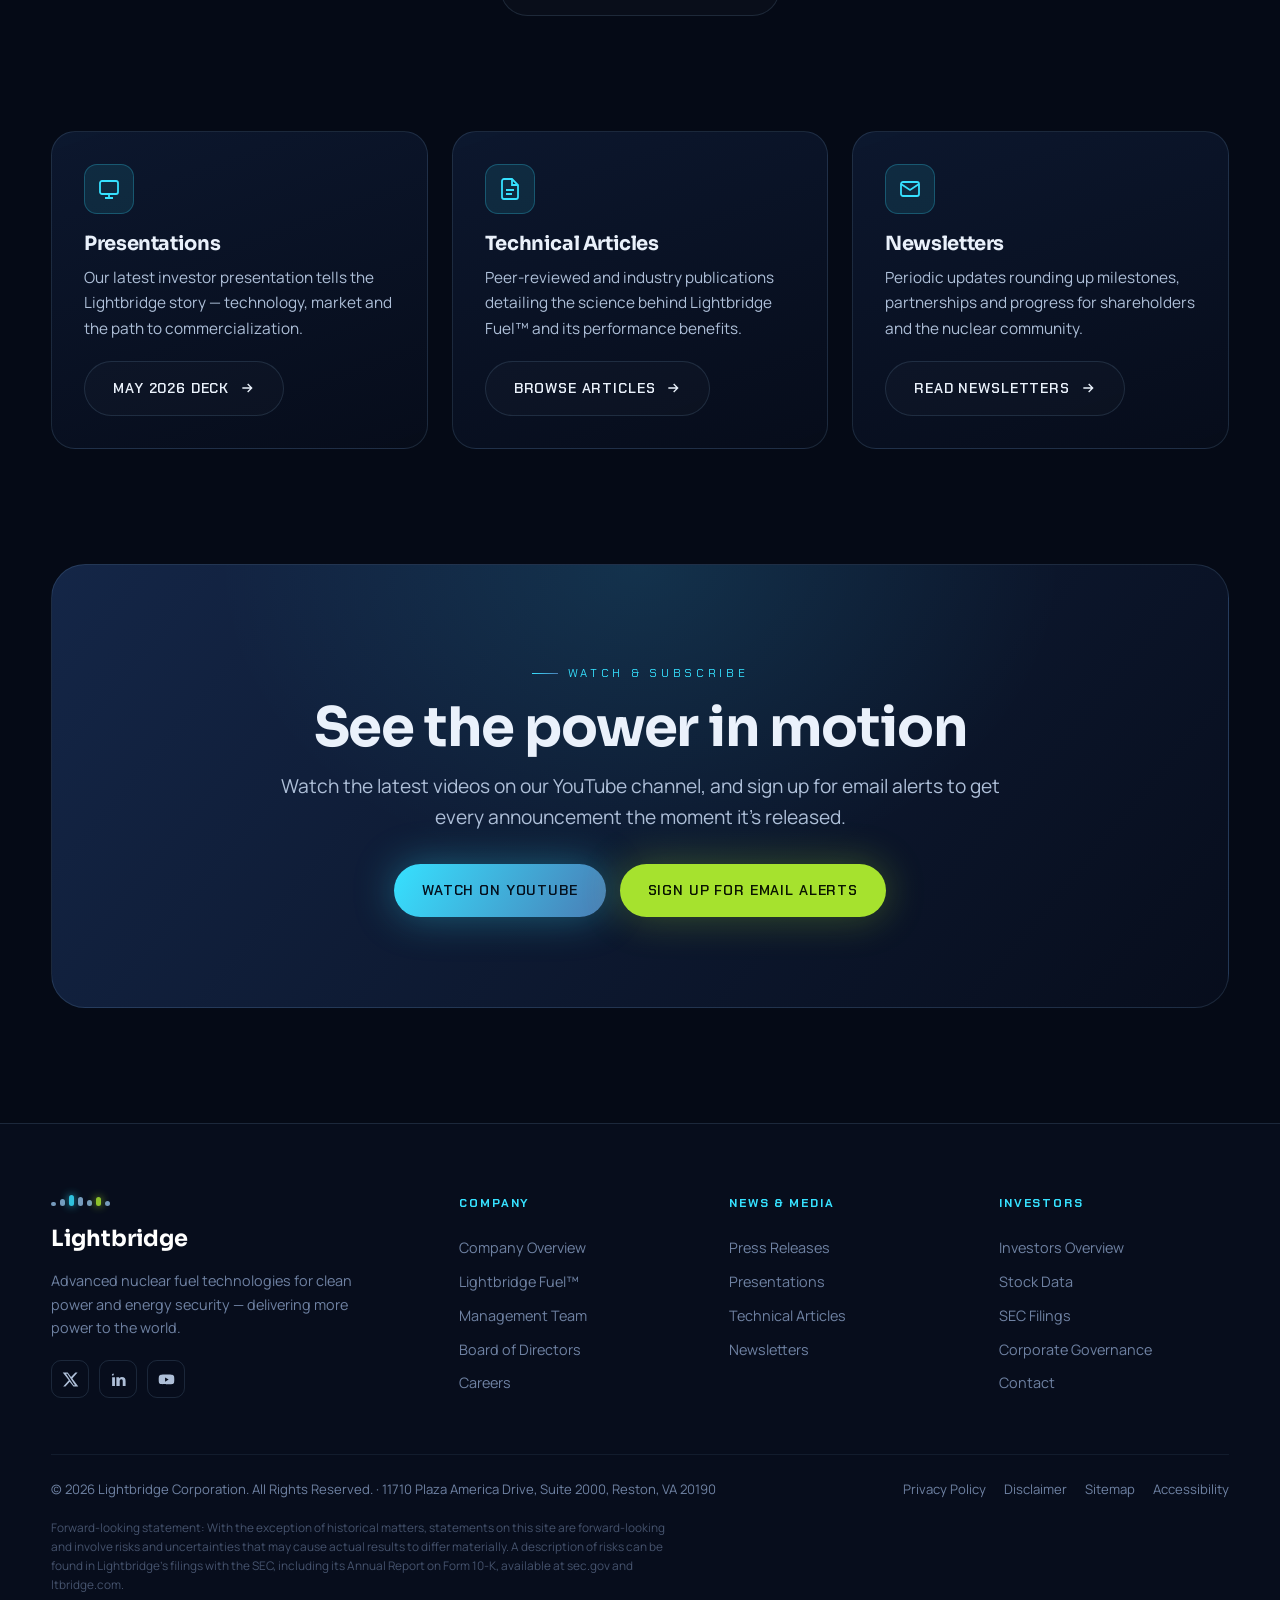
<file: news-media.html>
<!DOCTYPE html>
<html lang="en">
<head>
<meta charset="UTF-8">
<meta name="viewport" content="width=device-width, initial-scale=1.0">
<title>News &amp; Media | Lightbridge Corporation (LTBR)</title>
<meta name="description" content="The latest press releases, investor presentations, technical articles, newsletters and videos from Lightbridge Corporation.">
<link rel="stylesheet" href="assets/css/style.css">
</head>
<body>
<div class="bg-atmos"></div><div class="grain"></div>

<header class="site-header">
  <div class="shell nav">
    <a class="brand" href="index.html"><span class="mark"><span class="dots"><span></span><span></span><span></span><span></span><span></span><span></span><span></span></span></span><span class="word">Lightbridge</span></a>
    <nav><ul class="menu">
      <li class="has"><span>About <i class="caret"></i></span><div class="dropdown"><a href="about.html">Company Overview</a><a href="leadership.html">Management Team</a><a href="leadership.html#board">Board of Directors</a><a href="leadership.html#advisors">Senior Advisors</a><a href="contact.html#careers">Careers</a></div></li>
      <li><a href="lightbridge-fuel.html">Lightbridge&nbsp;Fuel™</a></li>
      <li class="active has"><span>News &amp; Media <i class="caret"></i></span><div class="dropdown"><a href="news-media.html">Press Releases</a><a href="news-media.html#presentations">Presentations</a><a href="news-media.html#technical">Technical Articles</a><a href="news-media.html#newsletters">Newsletters</a><a href="https://www.youtube.com/@lightbridgecorporation" target="_blank" rel="noopener">Videos</a></div></li>
      <li class="has"><span>Investors <i class="caret"></i></span><div class="dropdown"><a href="investors.html">Investors Overview</a><a href="investors.html#news-events">News &amp; Events</a><a href="investors.html#company-info">Company Information</a><a href="investors.html#financials">Financial Information</a><a href="investors.html#stock">Stock Data</a><a href="investors.html#sec">SEC Filings</a><a href="investors.html#faq">FAQ</a><a href="investors.html#governance">Corporate Governance</a></div></li>
      <li><a href="contact.html">Contact</a></li>
    </ul></nav>
    <div class="nav-cta"><a class="ticker-pill" href="investors.html#stock"><span class="dot"></span> <b>NASDAQ: LTBR</b></a><button class="burger" aria-label="Menu"><span></span><span></span><span></span></button></div>
  </div>
</header>
<div class="drawer"><div class="sub">Company</div><a href="about.html">About</a><a href="lightbridge-fuel.html">Lightbridge Fuel™</a><a href="leadership.html">Leadership</a><div class="sub">News &amp; Investors</div><a href="news-media.html">News &amp; Media</a><a href="investors.html">Investors</a><a href="contact.html">Contact</a></div>

<section class="page-hero">
  <div class="shell">
    <span class="eyebrow reveal">News &amp; Media</span>
    <h1 class="reveal" data-d="1">The latest from <span class="grad-text">Lightbridge.</span></h1>
    <p class="lead reveal" data-d="2">Press releases, investor presentations, technical articles, newsletters and video — everything happening as we advance Lightbridge Fuel™ toward commercialization.</p>
  </div>
  <div class="glowline"></div>
</section>

<!-- FEATURED -->
<section class="section" style="padding-top:56px">
  <div class="shell">
    <div class="card reveal" style="padding:0;display:grid;grid-template-columns:1.1fr .9fr;overflow:hidden">
      <div style="padding:clamp(30px,4vw,52px)">
        <span class="chip on">Featured · May 13, 2026</span>
        <h2 class="h-md" style="margin:18px 0 12px">Lightbridge and Studsvik Partner on Next-Generation Fuel Product Software</h2>
        <p class="muted">Lightbridge has partnered with Studsvik to advance next-generation fuel product software — strengthening the analytical tools that support fuel qualification, licensing and commercial deployment.</p>
        <a class="btn btn-primary" href="#" style="margin-top:26px">Read press release
          <svg viewBox="0 0 24 24" fill="none" stroke="currentColor" stroke-width="2"><path d="M5 12h14M13 6l6 6-6 6"/></svg></a>
      </div>
      <div class="visual" style="min-height:280px;border:none;border-radius:0">
        <svg viewBox="0 0 400 300" style="width:100%;height:100%" aria-hidden="true">
          <defs><linearGradient id="f" x1="0" y1="0" x2="1" y2="1"><stop offset="0" stop-color="#36E1FF"/><stop offset="1" stop-color="#A6E22E"/></linearGradient></defs>
          <g stroke="rgba(138,180,216,.25)" fill="none"><circle cx="200" cy="150" r="90"/><circle cx="200" cy="150" r="55"/></g>
          <g fill="url(#f)"><circle cx="200" cy="60" r="6"/><circle cx="290" cy="150" r="6"/><circle cx="200" cy="240" r="6"/><circle cx="110" cy="150" r="6"/></g>
          <path d="M200 60 L290 150 L200 240 L110 150 Z" fill="none" stroke="url(#f)" stroke-width="1.5" opacity=".6"/>
        </svg>
      </div>
    </div>
  </div>
</section>

<!-- PRESS RELEASES -->
<section class="section" style="padding-top:0" id="press">
  <div class="shell">
    <div class="reveal" style="display:flex;justify-content:space-between;align-items:flex-end;flex-wrap:wrap;gap:16px;margin-bottom:24px">
      <div><span class="eyebrow">Press Releases</span><h2 class="h-lg" style="margin-top:14px">Newsroom</h2></div>
      <div class="chips"><span class="chip on">All</span><span class="chip">2026</span><span class="chip">2025</span></div>
    </div>
    <div class="reveal">
      <a class="news-row" href="#"><span class="date">May 13, 2026</span><span class="title">Lightbridge and Studsvik Partner on Next-Generation Fuel Product Software</span><span class="arrow"><svg width="20" height="20" viewBox="0 0 24 24" fill="none" stroke="currentColor" stroke-width="2"><path d="M5 12h14M13 6l6 6-6 6"/></svg></span></a>
      <a class="news-row" href="#"><span class="date">Apr 27, 2026</span><span class="title">Lightbridge Provides Business Update and Announces First Quarter 2026 Financial Results</span><span class="arrow"><svg width="20" height="20" viewBox="0 0 24 24" fill="none" stroke="currentColor" stroke-width="2"><path d="M5 12h14M13 6l6 6-6 6"/></svg></span></a>
      <a class="news-row" href="#"><span class="date">Apr 21, 2026</span><span class="title">Lightbridge to Hold Business Update &amp; First Quarter 2026 Earnings Conference Call on Tuesday, April 28 at 4 p.m. ET</span><span class="arrow"><svg width="20" height="20" viewBox="0 0 24 24" fill="none" stroke="currentColor" stroke-width="2"><path d="M5 12h14M13 6l6 6-6 6"/></svg></span></a>
      <a class="news-row" href="#"><span class="date">Apr 15, 2026</span><span class="title">Lightbridge Receives Notice of Allowance for European Patent Covering Multi-Zone Fuel Element and Additive Manufacturing (3D Printing) Method</span><span class="arrow"><svg width="20" height="20" viewBox="0 0 24 24" fill="none" stroke="currentColor" stroke-width="2"><path d="M5 12h14M13 6l6 6-6 6"/></svg></span></a>
    </div>
    <div style="text-align:center;margin-top:34px" class="reveal"><a class="btn btn-ghost" href="#">Load more press releases</a></div>
  </div>
</section>

<!-- PRESENTATIONS / TECHNICAL / NEWSLETTERS -->
<section class="section" style="padding-top:0">
  <div class="shell">
    <div class="grid g-3">
      <div class="card reveal" id="presentations">
        <div class="ico"><svg viewBox="0 0 24 24" fill="none" stroke="currentColor" stroke-width="1.8"><rect x="3" y="4" width="18" height="13" rx="2"/><path d="M8 21h8M12 17v4"/></svg></div>
        <h3>Presentations</h3>
        <p>Our latest investor presentation tells the Lightbridge story — technology, market and the path to commercialization.</p>
        <a class="btn btn-ghost" href="https://d1io3yog0oux5.cloudfront.net/_6f9a416c3dc2f0cd5fbe4a6efd19aa4e/ltbridge/db/868/9071/pdf/LTBR+Investor+Presentation+May+2026.pdf" target="_blank" rel="noopener" style="margin-top:20px">May 2026 deck
          <svg viewBox="0 0 24 24" fill="none" stroke="currentColor" stroke-width="2"><path d="M5 12h14M13 6l6 6-6 6"/></svg></a>
      </div>
      <div class="card reveal" data-d="1" id="technical">
        <div class="ico"><svg viewBox="0 0 24 24" fill="none" stroke="currentColor" stroke-width="1.8"><path d="M14 2H6a2 2 0 00-2 2v16a2 2 0 002 2h12a2 2 0 002-2V8z"/><path d="M14 2v6h6M8 13h8M8 17h6"/></svg></div>
        <h3>Technical Articles</h3>
        <p>Peer-reviewed and industry publications detailing the science behind Lightbridge Fuel™ and its performance benefits.</p>
        <a class="btn btn-ghost" href="#" style="margin-top:20px">Browse articles
          <svg viewBox="0 0 24 24" fill="none" stroke="currentColor" stroke-width="2"><path d="M5 12h14M13 6l6 6-6 6"/></svg></a>
      </div>
      <div class="card reveal" data-d="2" id="newsletters">
        <div class="ico"><svg viewBox="0 0 24 24" fill="none" stroke="currentColor" stroke-width="1.8"><rect x="3" y="5" width="18" height="14" rx="2"/><path d="M3 7l9 6 9-6"/></svg></div>
        <h3>Newsletters</h3>
        <p>Periodic updates rounding up milestones, partnerships and progress for shareholders and the nuclear community.</p>
        <a class="btn btn-ghost" href="#" style="margin-top:20px">Read newsletters
          <svg viewBox="0 0 24 24" fill="none" stroke="currentColor" stroke-width="2"><path d="M5 12h14M13 6l6 6-6 6"/></svg></a>
      </div>
    </div>
  </div>
</section>

<!-- VIDEO + ALERTS -->
<section class="section" style="padding-top:0">
  <div class="shell">
    <div class="cta-band reveal">
      <span class="eyebrow" style="justify-content:center">Watch &amp; subscribe</span>
      <h2 class="h-lg" style="margin:16px 0 14px">See the power in motion</h2>
      <p class="lead center" style="margin-inline:auto">Watch the latest videos on our YouTube channel, and sign up for email alerts to get every announcement the moment it's released.</p>
      <div style="display:flex;gap:14px;justify-content:center;flex-wrap:wrap;margin-top:30px">
        <a class="btn btn-primary" href="https://www.youtube.com/@lightbridgecorporation" target="_blank" rel="noopener">Watch on YouTube</a>
        <a class="btn btn-energy" href="investors.html#alerts">Sign up for email alerts</a>
      </div>
    </div>
  </div>
</section>

<footer class="site-footer">
  <div class="shell">
    <div class="foot-grid">
      <div class="foot-brand">
        <span class="brand"><span class="mark"><span class="dots"><span></span><span></span><span></span><span></span><span></span><span></span><span></span></span></span></span>
        <div class="word">Lightbridge</div>
        <p>Advanced nuclear fuel technologies for clean power and energy security — delivering more power to the world.</p>
        <div class="foot-social">
          <a href="https://twitter.com/LightbridgeCorp" target="_blank" rel="noopener" aria-label="X"><svg viewBox="0 0 24 24" fill="currentColor"><path d="M18.9 2H22l-7.4 8.5L23 22h-6.8l-5.3-7-6.1 7H1.7l7.9-9L1 2h7l4.8 6.3L18.9 2zm-2.4 18h1.9L7.6 4H5.6l10.9 16z"/></svg></a>
          <a href="https://www.linkedin.com/company/ltbridge" target="_blank" rel="noopener" aria-label="LinkedIn"><svg viewBox="0 0 24 24" fill="currentColor"><path d="M4.98 3.5A2.5 2.5 0 002.5 6 2.5 2.5 0 005 6 2.5 2.5 0 004.98 3.5zM3 8.98h4V21H3zM9 8.98h3.8v1.64h.05c.53-1 1.83-2.05 3.76-2.05C20.6 8.57 22 10.78 22 14.2V21h-4v-6c0-1.43-.03-3.27-2-3.27-2 0-2.3 1.56-2.3 3.17V21H9z"/></svg></a>
          <a href="https://www.youtube.com/@lightbridgecorporation" target="_blank" rel="noopener" aria-label="YouTube"><svg viewBox="0 0 24 24" fill="currentColor"><path d="M23 12s0-3.2-.4-4.7c-.2-.9-.9-1.6-1.8-1.8C19.2 5 12 5 12 5s-7.2 0-8.8.5c-.9.2-1.6.9-1.8 1.8C1 8.8 1 12 1 12s0 3.2.4 4.7c.2.9.9 1.6 1.8 1.8C4.8 19 12 19 12 19s7.2 0 8.8-.5c.9-.2 1.6-.9 1.8-1.8.4-1.5.4-4.7.4-4.7zM10 15V9l5 3-5 3z"/></svg></a>
        </div>
      </div>
      <div><h5>Company</h5><a href="about.html">Company Overview</a><a href="lightbridge-fuel.html">Lightbridge Fuel™</a><a href="leadership.html">Management Team</a><a href="leadership.html#board">Board of Directors</a><a href="contact.html#careers">Careers</a></div>
      <div><h5>News &amp; Media</h5><a href="news-media.html">Press Releases</a><a href="news-media.html#presentations">Presentations</a><a href="news-media.html#technical">Technical Articles</a><a href="news-media.html#newsletters">Newsletters</a></div>
      <div><h5>Investors</h5><a href="investors.html">Investors Overview</a><a href="investors.html#stock">Stock Data</a><a href="investors.html#sec">SEC Filings</a><a href="investors.html#governance">Corporate Governance</a><a href="contact.html">Contact</a></div>
    </div>
    <div class="foot-bottom">
      <span>© 2026 Lightbridge Corporation. All Rights Reserved. · 11710 Plaza America Drive, Suite 2000, Reston, VA 20190</span>
      <span style="display:flex;gap:18px;flex-wrap:wrap"><a href="#">Privacy Policy</a><a href="#">Disclaimer</a><a href="#">Sitemap</a><a href="#">Accessibility</a></span>
    </div>
    <p class="disclaimer">Forward-looking statement: With the exception of historical matters, statements on this site are forward-looking and involve risks and uncertainties that may cause actual results to differ materially. A description of risks can be found in Lightbridge's filings with the SEC, including its Annual Report on Form 10-K, available at sec.gov and ltbridge.com.</p>
  </div>
</footer>
<script src="assets/js/main.js"></script>
</body>
</html>
</file>
<file: assets/css/style.css>
/* =================================================================
   LIGHTBRIDGE CORPORATION — Futuristic Redesign
   "Delivering More Power to the World"
   Shared design system
   ================================================================= */

@import url('https://fonts.googleapis.com/css2?family=Sora:wght@300;400;500;600;700;800&family=Manrope:wght@300;400;500;600;700&family=Chakra+Petch:wght@400;500;600;700&display=swap');

/* ---------- Tokens ---------- */
:root{
  /* Brand-derived palette (validated from SIR/Lightbridge standards) */
  --navy-deep:    #050A16;
  --navy-900:     #070D1C;
  --navy-800:     #0A1326;
  --navy-700:     #0E1B33;
  --navy-600:     #142647;
  --navy-500:     #1E3A6B;   /* Dark Navy (brand) */
  --blue-400:     #4A7DB5;   /* Medium Blue (brand) */
  --blue-300:     #8AB4D8;   /* Light Blue (brand) */

  --cyan:         #36E1FF;   /* electric energy */
  --cyan-soft:    #6FEBFF;
  --energy:       #A6E22E;   /* Lightbridge signature green */
  --energy-bright:#C6F94E;

  --text:         #EAF1FB;
  --text-soft:    #AEBFD8;
  --text-mute:    #6F82A3;
  --line:         rgba(138,180,216,.16);
  --line-soft:    rgba(138,180,216,.09);

  --glass:        rgba(13,24,46,.55);
  --glass-strong: rgba(8,15,30,.82);

  --grad-energy:  linear-gradient(100deg,var(--cyan),var(--blue-300) 55%,var(--energy));
  --grad-blue:    linear-gradient(120deg,var(--cyan),var(--blue-400));
  --glow-cyan:    0 0 40px rgba(54,225,255,.35);
  --glow-energy:  0 0 40px rgba(166,226,46,.30);

  --shell: 1240px;
  --r-sm: 10px; --r-md: 16px; --r-lg: 24px; --r-xl: 34px;
  --ease: cubic-bezier(.22,.61,.36,1);

  --font-display: 'Sora', sans-serif;
  --font-body: 'Manrope', sans-serif;
  --font-tech: 'Chakra Petch', sans-serif;
}

/* ---------- Reset ---------- */
*,*::before,*::after{box-sizing:border-box;margin:0;padding:0}
html{scroll-behavior:smooth;-webkit-text-size-adjust:100%}
body{
  font-family:var(--font-body);
  background:var(--navy-deep);
  color:var(--text);
  line-height:1.65;
  overflow-x:hidden;
  -webkit-font-smoothing:antialiased;
}
img{max-width:100%;display:block}
a{color:inherit;text-decoration:none}
ul{list-style:none}
button{font-family:inherit;cursor:pointer;border:none;background:none;color:inherit}
::selection{background:rgba(54,225,255,.28);color:#fff}

/* ---------- Atmosphere / background ---------- */
.bg-atmos{position:fixed;inset:0;z-index:-2;pointer-events:none;overflow:hidden}
.bg-atmos::before{ /* gradient mesh */
  content:"";position:absolute;inset:-20%;
  background:
    radial-gradient(50% 45% at 18% 8%, rgba(54,225,255,.16), transparent 60%),
    radial-gradient(45% 40% at 88% 20%, rgba(30,58,107,.45), transparent 65%),
    radial-gradient(55% 50% at 75% 95%, rgba(166,226,46,.08), transparent 60%),
    radial-gradient(40% 40% at 30% 90%, rgba(74,125,181,.18), transparent 65%);
  filter:saturate(115%);
}
.bg-atmos::after{ /* fine grid */
  content:"";position:absolute;inset:0;
  background-image:
    linear-gradient(rgba(138,180,216,.05) 1px,transparent 1px),
    linear-gradient(90deg,rgba(138,180,216,.05) 1px,transparent 1px);
  background-size:64px 64px;
  mask-image:radial-gradient(circle at 50% 30%,#000 0%,transparent 78%);
}
.grain{position:fixed;inset:0;z-index:-1;pointer-events:none;opacity:.04;
  background-image:url("data:image/svg+xml,%3Csvg xmlns='http://www.w3.org/2000/svg' width='120' height='120'%3E%3Cfilter id='n'%3E%3CfeTurbulence type='fractalNoise' baseFrequency='.9' numOctaves='2'/%3E%3C/filter%3E%3Crect width='100%25' height='100%25' filter='url(%23n)'/%3E%3C/svg%3E");}

/* ---------- Layout helpers ---------- */
.shell{width:min(var(--shell),92vw);margin-inline:auto}
.section{padding:clamp(64px,9vw,128px) 0;position:relative}
.eyebrow{
  font-family:var(--font-tech);font-size:.72rem;letter-spacing:.32em;
  text-transform:uppercase;color:var(--cyan);display:inline-flex;align-items:center;gap:10px;
}
.eyebrow::before{content:"";width:26px;height:1px;background:var(--grad-blue)}
h1,h2,h3,h4{font-family:var(--font-display);font-weight:700;line-height:1.06;letter-spacing:-.02em}
.h-xl{font-size:clamp(2.6rem,6.4vw,5.4rem);font-weight:800;letter-spacing:-.035em}
.h-lg{font-size:clamp(2rem,4.4vw,3.4rem);font-weight:700}
.h-md{font-size:clamp(1.5rem,2.6vw,2.1rem)}
.lead{font-size:clamp(1.05rem,1.5vw,1.28rem);color:var(--text-soft);font-weight:400;max-width:62ch}
.muted{color:var(--text-mute)}
.grad-text{background:var(--grad-energy);-webkit-background-clip:text;background-clip:text;color:transparent}
.center{text-align:center}
.center .lead{margin-inline:auto}

/* ---------- Buttons ---------- */
.btn{
  display:inline-flex;align-items:center;gap:10px;
  font-family:var(--font-tech);font-weight:600;font-size:.88rem;letter-spacing:.06em;
  padding:15px 28px;border-radius:100px;position:relative;transition:.4s var(--ease);
  text-transform:uppercase;
}
.btn svg{width:16px;height:16px;transition:transform .4s var(--ease)}
.btn:hover svg{transform:translateX(4px)}
.btn-primary{background:var(--grad-blue);color:#04101e;box-shadow:var(--glow-cyan)}
.btn-primary:hover{filter:brightness(1.08);box-shadow:0 0 56px rgba(54,225,255,.5);transform:translateY(-2px)}
.btn-ghost{border:1px solid var(--line);color:var(--text);background:rgba(255,255,255,.02)}
.btn-ghost:hover{border-color:var(--cyan);color:#fff;background:rgba(54,225,255,.06)}
.btn-energy{background:var(--energy);color:#0a1500;box-shadow:var(--glow-energy)}
.btn-energy:hover{filter:brightness(1.06);transform:translateY(-2px)}

/* ---------- Header ---------- */
.site-header{position:fixed;top:0;left:0;right:0;z-index:100;transition:.4s var(--ease)}
.site-header.scrolled{background:var(--glass-strong);backdrop-filter:blur(20px);border-bottom:1px solid var(--line-soft)}
.nav{display:flex;align-items:center;justify-content:space-between;height:78px}
.brand{display:flex;align-items:center;gap:12px;z-index:2}
.brand .mark{display:flex;flex-direction:column;gap:5px}
.brand .dots{display:flex;gap:4px;align-items:flex-end;height:12px}
.brand .dots span{width:5px;background:var(--blue-300);border-radius:99px;opacity:.85}
.brand .dots span:nth-child(1){height:4px}
.brand .dots span:nth-child(2){height:7px}
.brand .dots span:nth-child(3){height:11px;background:var(--cyan);box-shadow:0 0 8px var(--cyan)}
.brand .dots span:nth-child(4){height:9px}
.brand .dots span:nth-child(5){height:6px}
.brand .dots span:nth-child(6){height:9px;background:var(--energy);box-shadow:0 0 8px var(--energy)}
.brand .dots span:nth-child(7){height:5px}
.brand .word{font-family:var(--font-display);font-weight:700;font-size:1.32rem;letter-spacing:-.02em;color:#fff}

.menu{display:flex;align-items:center;gap:4px}
.menu>li{position:relative}
.menu>li>a,.menu>li>span{
  display:flex;align-items:center;gap:6px;font-size:.9rem;font-weight:500;
  color:var(--text-soft);padding:12px 16px;border-radius:8px;transition:.25s;cursor:pointer;
}
.menu>li>a:hover,.menu>li>span:hover,.menu>li.active>a{color:#fff}
.menu>li>span::after,.menu>li.has::after{}
.caret{width:9px;height:9px;border-right:2px solid currentColor;border-bottom:2px solid currentColor;transform:rotate(45deg) translateY(-2px);opacity:.6}
.dropdown{
  position:absolute;top:calc(100% + 8px);left:0;min-width:248px;
  background:var(--glass-strong);backdrop-filter:blur(22px);
  border:1px solid var(--line);border-radius:var(--r-md);padding:8px;
  opacity:0;visibility:hidden;transform:translateY(8px);transition:.3s var(--ease);
  box-shadow:0 30px 60px rgba(0,0,0,.5);
}
.menu>li:hover .dropdown{opacity:1;visibility:visible;transform:translateY(0)}
.dropdown a{display:block;padding:10px 14px;font-size:.86rem;color:var(--text-soft);border-radius:8px;transition:.2s}
.dropdown a:hover{background:rgba(54,225,255,.08);color:#fff;padding-left:18px}
.nav-cta{display:flex;align-items:center;gap:14px}
.ticker-pill{
  display:flex;align-items:center;gap:8px;font-family:var(--font-tech);font-size:.8rem;
  padding:8px 14px;border:1px solid var(--line);border-radius:100px;color:var(--text-soft);
}
.ticker-pill b{color:#fff}
.ticker-pill .up{color:var(--energy)}
.ticker-pill .dot{width:7px;height:7px;border-radius:50%;background:var(--energy);box-shadow:0 0 8px var(--energy);animation:pulse 2s infinite}
@keyframes pulse{0%,100%{opacity:1}50%{opacity:.35}}

.burger{display:none;flex-direction:column;gap:5px;padding:8px;z-index:101}
.burger span{width:24px;height:2px;background:#fff;transition:.3s}
.burger.open span:nth-child(1){transform:translateY(7px) rotate(45deg)}
.burger.open span:nth-child(2){opacity:0}
.burger.open span:nth-child(3){transform:translateY(-7px) rotate(-45deg)}

/* ---------- Hero ---------- */
.hero{position:relative;min-height:100vh;display:flex;align-items:center;padding-top:78px;overflow:hidden}
#energy-canvas{position:absolute;inset:0;width:100%;height:100%;z-index:0}
.hero-arc{position:absolute;inset:0;z-index:0;opacity:.9;pointer-events:none}
.hero .shell{position:relative;z-index:2}
.hero-content{max-width:920px}
.hero h1{margin:22px 0 24px}
.hero .lead{font-size:clamp(1.1rem,1.7vw,1.45rem)}
.hero-cta{display:flex;gap:16px;flex-wrap:wrap;margin-top:40px}
.hero-strip{
  position:absolute;bottom:0;left:0;right:0;z-index:2;
  border-top:1px solid var(--line-soft);background:rgba(5,10,22,.4);backdrop-filter:blur(8px);
}
.hero-strip .shell{display:grid;grid-template-columns:repeat(4,1fr);gap:0}
.hero-strip .cell{padding:24px 0;border-left:1px solid var(--line-soft)}
.hero-strip .cell:first-child{border-left:none}
.hero-strip .num{font-family:var(--font-display);font-weight:700;font-size:clamp(1.5rem,2.4vw,2.2rem);color:#fff}
.hero-strip .num span{color:var(--cyan)}
.hero-strip .lbl{font-family:var(--font-tech);font-size:.7rem;letter-spacing:.16em;text-transform:uppercase;color:var(--text-mute);margin-top:4px}

/* ---------- Page hero (interior) ---------- */
.page-hero{position:relative;padding:160px 0 70px;overflow:hidden}
.page-hero .eyebrow{margin-bottom:18px}
.page-hero h1{font-size:clamp(2.4rem,5vw,4rem);font-weight:800;letter-spacing:-.035em}
.page-hero .lead{margin-top:20px}
.page-hero .glowline{position:absolute;left:0;right:0;bottom:0;height:1px;background:var(--grad-energy);opacity:.5}

/* ---------- Cards / grids ---------- */
.grid{display:grid;gap:24px}
.g-2{grid-template-columns:repeat(2,1fr)}
.g-3{grid-template-columns:repeat(3,1fr)}
.g-4{grid-template-columns:repeat(4,1fr)}
.card{
  background:linear-gradient(160deg,rgba(20,38,71,.5),rgba(8,15,30,.55));
  border:1px solid var(--line);border-radius:var(--r-lg);padding:32px;
  position:relative;overflow:hidden;transition:.45s var(--ease);
}
.card::after{content:"";position:absolute;inset:0;border-radius:inherit;
  background:radial-gradient(120% 80% at 0% 0%,rgba(54,225,255,.1),transparent 50%);opacity:0;transition:.45s}
.card:hover{transform:translateY(-6px);border-color:rgba(54,225,255,.4)}
.card:hover::after{opacity:1}
.card .ico{width:50px;height:50px;border-radius:13px;display:grid;place-items:center;margin-bottom:20px;
  background:rgba(54,225,255,.1);border:1px solid rgba(54,225,255,.25)}
.card .ico svg{width:24px;height:24px;stroke:var(--cyan)}
.card h3{font-size:1.22rem;margin-bottom:10px}
.card p{color:var(--text-soft);font-size:.96rem}
.card .kpi{font-family:var(--font-display);font-weight:800;font-size:2.4rem;background:var(--grad-energy);
  -webkit-background-clip:text;background-clip:text;color:transparent;line-height:1}

/* feature row */
.feature{display:grid;grid-template-columns:1.05fr .95fr;gap:clamp(36px,6vw,90px);align-items:center}
.feature.rev{direction:rtl}.feature.rev>*{direction:ltr}
.feature .visual{position:relative;border-radius:var(--r-xl);overflow:hidden;border:1px solid var(--line);
  min-height:380px;background:linear-gradient(160deg,var(--navy-700),var(--navy-900))}
.bullets{display:grid;gap:18px;margin-top:28px}
.bullets li{display:flex;gap:14px;align-items:flex-start;color:var(--text-soft)}
.bullets .b-ico{flex:none;width:26px;height:26px;border-radius:8px;display:grid;place-items:center;
  background:rgba(166,226,46,.12);border:1px solid rgba(166,226,46,.3);margin-top:2px}
.bullets .b-ico svg{width:14px;height:14px;stroke:var(--energy)}
.bullets b{color:#fff;font-weight:600}

/* stat band */
.statband{border-block:1px solid var(--line);background:rgba(8,15,30,.4)}
.statband .grid{gap:0}
.statband .cell{padding:44px 28px;border-left:1px solid var(--line-soft)}
.statband .cell:first-child{border-left:none}
.statband .num{font-family:var(--font-display);font-weight:800;font-size:clamp(2.2rem,3.6vw,3.2rem);color:#fff;line-height:1}
.statband .num span{background:var(--grad-energy);-webkit-background-clip:text;background-clip:text;color:transparent}
.statband .lbl{color:var(--text-soft);margin-top:10px;font-size:.92rem}

/* tag chips */
.chips{display:flex;flex-wrap:wrap;gap:10px}
.chip{font-family:var(--font-tech);font-size:.76rem;letter-spacing:.08em;padding:8px 15px;border-radius:100px;
  border:1px solid var(--line);color:var(--text-soft);text-transform:uppercase}
.chip.on{border-color:var(--cyan);color:var(--cyan);background:rgba(54,225,255,.06)}

/* people */
.person{text-align:left}
.person .ph{aspect-ratio:1;border-radius:var(--r-lg);overflow:hidden;margin-bottom:16px;position:relative;
  background:linear-gradient(160deg,var(--navy-600),var(--navy-900));border:1px solid var(--line);display:grid;place-items:center}
.person .ph .init{font-family:var(--font-display);font-weight:700;font-size:2.4rem;color:rgba(138,180,216,.55)}
.person .ph::after{content:"";position:absolute;inset:0;background:radial-gradient(80% 60% at 50% 0%,rgba(54,225,255,.14),transparent 60%)}
.person h4{font-size:1.08rem}
.person .role{font-family:var(--font-tech);font-size:.78rem;letter-spacing:.08em;color:var(--cyan);text-transform:uppercase;margin:4px 0 10px}
.person p{font-size:.86rem;color:var(--text-mute);line-height:1.55}

/* news list */
.news-row{display:flex;gap:24px;align-items:center;padding:26px 0;border-bottom:1px solid var(--line-soft);transition:.3s}
.news-row:hover{padding-left:10px}
.news-row .date{font-family:var(--font-tech);font-size:.8rem;letter-spacing:.06em;color:var(--cyan);flex:none;width:130px}
.news-row .title{font-family:var(--font-display);font-weight:500;font-size:1.08rem;color:var(--text);flex:1}
.news-row:hover .title{color:#fff}
.news-row .arrow{flex:none;color:var(--text-mute);transition:.3s}
.news-row:hover .arrow{color:var(--cyan);transform:translateX(4px)}

/* timeline */
.timeline{position:relative;padding-left:34px}
.timeline::before{content:"";position:absolute;left:9px;top:6px;bottom:6px;width:2px;background:var(--grad-energy);opacity:.4}
.tl-item{position:relative;padding-bottom:38px}
.tl-item::before{content:"";position:absolute;left:-30px;top:4px;width:14px;height:14px;border-radius:50%;
  background:var(--navy-deep);border:2px solid var(--cyan);box-shadow:0 0 12px rgba(54,225,255,.6)}
.tl-item .yr{font-family:var(--font-tech);color:var(--energy);font-size:.86rem;letter-spacing:.08em}
.tl-item h4{font-size:1.1rem;margin:4px 0 6px}
.tl-item p{color:var(--text-soft);font-size:.94rem}

/* ticker bar (IR) */
.quote-board{display:grid;grid-template-columns:auto 1fr;gap:30px;align-items:center;
  background:linear-gradient(160deg,rgba(20,38,71,.6),rgba(8,15,30,.6));
  border:1px solid var(--line);border-radius:var(--r-lg);padding:34px}
.quote-board .sym{font-family:var(--font-tech);font-size:.78rem;letter-spacing:.18em;color:var(--text-mute);text-transform:uppercase}
.quote-board .px{font-family:var(--font-display);font-weight:800;font-size:3rem;color:#fff;line-height:1.1}
.quote-board .chg{font-family:var(--font-tech);color:var(--energy);font-size:1rem}
.quote-meta{display:grid;grid-template-columns:repeat(4,1fr);gap:18px}
.quote-meta div span{display:block;font-family:var(--font-tech);font-size:.68rem;letter-spacing:.12em;color:var(--text-mute);text-transform:uppercase}
.quote-meta div b{font-family:var(--font-display);font-size:1.1rem;color:var(--text)}
.spark{width:100%;height:54px}

/* CTA band */
.cta-band{position:relative;border-radius:var(--r-xl);overflow:hidden;padding:clamp(48px,7vw,90px);text-align:center;
  background:linear-gradient(130deg,var(--navy-600),var(--navy-900));border:1px solid var(--line)}
.cta-band::before{content:"";position:absolute;inset:0;opacity:.5;
  background:radial-gradient(60% 120% at 50% 0%,rgba(54,225,255,.22),transparent 60%)}
.cta-band>*{position:relative;z-index:1}

/* members logos */
.members{display:flex;flex-wrap:wrap;gap:14px;justify-content:center}
.members .m{font-family:var(--font-tech);font-size:.78rem;letter-spacing:.06em;color:var(--text-mute);
  padding:12px 20px;border:1px solid var(--line-soft);border-radius:100px}

/* ---------- Footer ---------- */
.site-footer{border-top:1px solid var(--line);background:var(--navy-900);padding:70px 0 30px;position:relative}
.foot-grid{display:grid;grid-template-columns:1.6fr 1fr 1fr 1fr;gap:40px}
.foot-grid h5{font-family:var(--font-tech);font-size:.74rem;letter-spacing:.16em;text-transform:uppercase;color:var(--cyan);margin-bottom:18px}
.foot-grid a{display:block;color:var(--text-mute);font-size:.9rem;padding:5px 0;transition:.2s}
.foot-grid a:hover{color:#fff}
.foot-brand .word{font-family:var(--font-display);font-weight:700;font-size:1.4rem;color:#fff;margin:14px 0 12px}
.foot-brand p{color:var(--text-mute);font-size:.9rem;max-width:34ch}
.foot-social{display:flex;gap:10px;margin-top:20px}
.foot-social a{width:38px;height:38px;border:1px solid var(--line);border-radius:10px;display:grid;place-items:center;color:var(--text-soft);transition:.3s}
.foot-social a:hover{border-color:var(--cyan);color:var(--cyan);transform:translateY(-2px)}
.foot-social svg{width:17px;height:17px}
.foot-bottom{margin-top:54px;padding-top:24px;border-top:1px solid var(--line-soft);
  display:flex;justify-content:space-between;flex-wrap:wrap;gap:14px;color:var(--text-mute);font-size:.82rem}
.foot-bottom a{color:var(--text-mute)}.foot-bottom a:hover{color:#fff}
.disclaimer{margin-top:18px;color:rgba(111,130,163,.6);font-size:.74rem;line-height:1.6;max-width:90ch}

/* ---------- Reveal animation ---------- */
.reveal{opacity:0;transform:translateY(28px);transition:.9s var(--ease)}
.reveal.in{opacity:1;transform:none}
[data-d="1"]{transition-delay:.08s}[data-d="2"]{transition-delay:.16s}
[data-d="3"]{transition-delay:.24s}[data-d="4"]{transition-delay:.32s}
[data-d="5"]{transition-delay:.4s}[data-d="6"]{transition-delay:.48s}

/* ---------- Responsive ---------- */
@media(max-width:1080px){
  .menu,.nav-cta .ticker-pill{display:none}
  .burger{display:flex}
  .feature{grid-template-columns:1fr}.feature.rev{direction:ltr}
  .g-4{grid-template-columns:repeat(2,1fr)}
  .quote-board{grid-template-columns:1fr}
}
@media(max-width:760px){
  .g-2,.g-3,.g-4{grid-template-columns:1fr}
  .hero-strip .shell{grid-template-columns:repeat(2,1fr)}
  .hero-strip .cell:nth-child(odd){border-left:none}
  .statband .grid{grid-template-columns:repeat(2,1fr)}
  .statband .cell:nth-child(odd){border-left:none}
  .foot-grid{grid-template-columns:1fr 1fr}
  .news-row{flex-wrap:wrap;gap:8px}.news-row .date{width:100%}
  .quote-meta{grid-template-columns:repeat(2,1fr)}
}

/* mobile drawer */
.drawer{position:fixed;inset:0;z-index:99;background:var(--glass-strong);backdrop-filter:blur(26px);
  transform:translateX(100%);transition:.45s var(--ease);padding:100px 8vw 40px;overflow-y:auto}
.drawer.open{transform:none}
.drawer a{display:block;font-family:var(--font-display);font-size:1.3rem;font-weight:600;
  padding:14px 0;border-bottom:1px solid var(--line-soft);color:var(--text-soft)}
.drawer a:hover{color:#fff}
.drawer .sub{font-family:var(--font-tech);font-size:.72rem;letter-spacing:.18em;color:var(--cyan);
  text-transform:uppercase;margin:22px 0 4px}

/* ============================================================
   IR UTILITIES — data tables, filings, FAQ accordion
   ============================================================ */
.ir-table{width:100%;border-collapse:collapse;font-size:.95rem}
.ir-table th,.ir-table td{text-align:right;padding:14px 18px;border-bottom:1px solid var(--line-soft)}
.ir-table th:first-child,.ir-table td:first-child{text-align:left}
.ir-table thead th{font-family:var(--font-tech);font-size:.72rem;letter-spacing:.1em;text-transform:uppercase;color:var(--cyan);border-bottom:1px solid var(--line)}
.ir-table tbody tr:hover{background:rgba(54,225,255,.03)}
.ir-table td{color:var(--text-soft)}
.ir-table td:first-child{color:var(--text)}
.ir-table tr.tot td{border-top:1px solid var(--line);border-bottom:none;color:#fff;font-weight:600}
.ir-table tr.sec td{font-family:var(--font-tech);font-size:.72rem;letter-spacing:.1em;text-transform:uppercase;color:var(--text-mute);padding-top:22px}

.filing-row{display:grid;grid-template-columns:120px 1fr auto;gap:20px;align-items:center;padding:20px 0;border-bottom:1px solid var(--line-soft);transition:.3s}
.filing-row:hover{padding-left:8px}
.filing-row .ftype{font-family:var(--font-tech);font-size:.74rem;letter-spacing:.06em;color:var(--cyan)}
.filing-row .fname{font-family:var(--font-display);font-weight:500;color:var(--text)}
.filing-row:hover .fname{color:#fff}
.filing-row .fdl{flex:none;color:var(--text-mute);display:flex;align-items:center;gap:8px;font-size:.85rem;transition:.3s}
.filing-row:hover .fdl{color:var(--cyan)}
.filing-row .fdl svg{width:18px;height:18px}
@media(max-width:700px){.filing-row{grid-template-columns:1fr auto;gap:6px 16px}.filing-row .ftype{grid-column:1/-1}}

.faq-item{border-bottom:1px solid var(--line-soft)}
.faq-q{width:100%;text-align:left;background:none;border:none;cursor:pointer;color:var(--text);
  font-family:var(--font-display);font-size:1.08rem;font-weight:500;padding:24px 44px 24px 0;position:relative;transition:.3s}
.faq-q:hover{color:#fff}
.faq-q::after{content:"+";position:absolute;right:6px;top:50%;transform:translateY(-50%);font-size:1.5rem;color:var(--cyan);transition:.3s}
.faq-item.open .faq-q::after{content:"–"}
.faq-a{max-height:0;overflow:hidden;transition:max-height .45s var(--ease)}
.faq-a p{color:var(--text-soft);font-size:.97rem;line-height:1.7;padding:0 40px 26px 0}

.alert-form{display:flex;gap:12px;flex-wrap:wrap;max-width:520px}
.alert-form input{flex:1;min-width:220px;background:rgba(255,255,255,.03);border:1px solid var(--line);border-radius:100px;
  padding:15px 22px;color:#fff;font-family:var(--font-body);font-size:.95rem;outline:none;transition:.3s}
.alert-form input:focus{border-color:var(--cyan);background:rgba(54,225,255,.05)}
.alert-form input::placeholder{color:var(--text-mute)}

.contact-line{display:flex;gap:14px;align-items:flex-start;padding:16px 0;border-bottom:1px solid var(--line-soft)}
.contact-line svg{width:20px;height:20px;stroke:var(--cyan);flex:none;margin-top:3px}
.contact-line .ct-l{font-family:var(--font-tech);font-size:.7rem;letter-spacing:.12em;text-transform:uppercase;color:var(--text-mute);display:block;margin-bottom:3px}
.contact-line a,.contact-line span.v{color:var(--text);font-size:1rem}
.contact-line a:hover{color:var(--cyan)}

/* contact form fields */
.cf-in{width:100%;background:rgba(255,255,255,.03);border:1px solid var(--line);border-radius:14px;
  padding:14px 18px;color:#fff;font-family:var(--font-body);font-size:.95rem;outline:none;transition:.3s}
.cf-in::placeholder{color:var(--text-mute)}
.cf-in:focus{border-color:var(--cyan);background:rgba(54,225,255,.05)}
select.cf-in{appearance:none;-webkit-appearance:none;cursor:pointer;
  background-image:url("data:image/svg+xml,%3Csvg xmlns='http://www.w3.org/2000/svg' width='14' height='14' fill='none' stroke='%238AB4D8' stroke-width='2' viewBox='0 0 24 24'%3E%3Cpath d='M6 9l6 6 6-6'/%3E%3C/svg%3E");
  background-repeat:no-repeat;background-position:right 16px center;padding-right:44px}
select.cf-in option{background:#0b1424;color:#fff}
textarea.cf-in{resize:vertical;min-height:120px;font-family:var(--font-body)}
</file>
